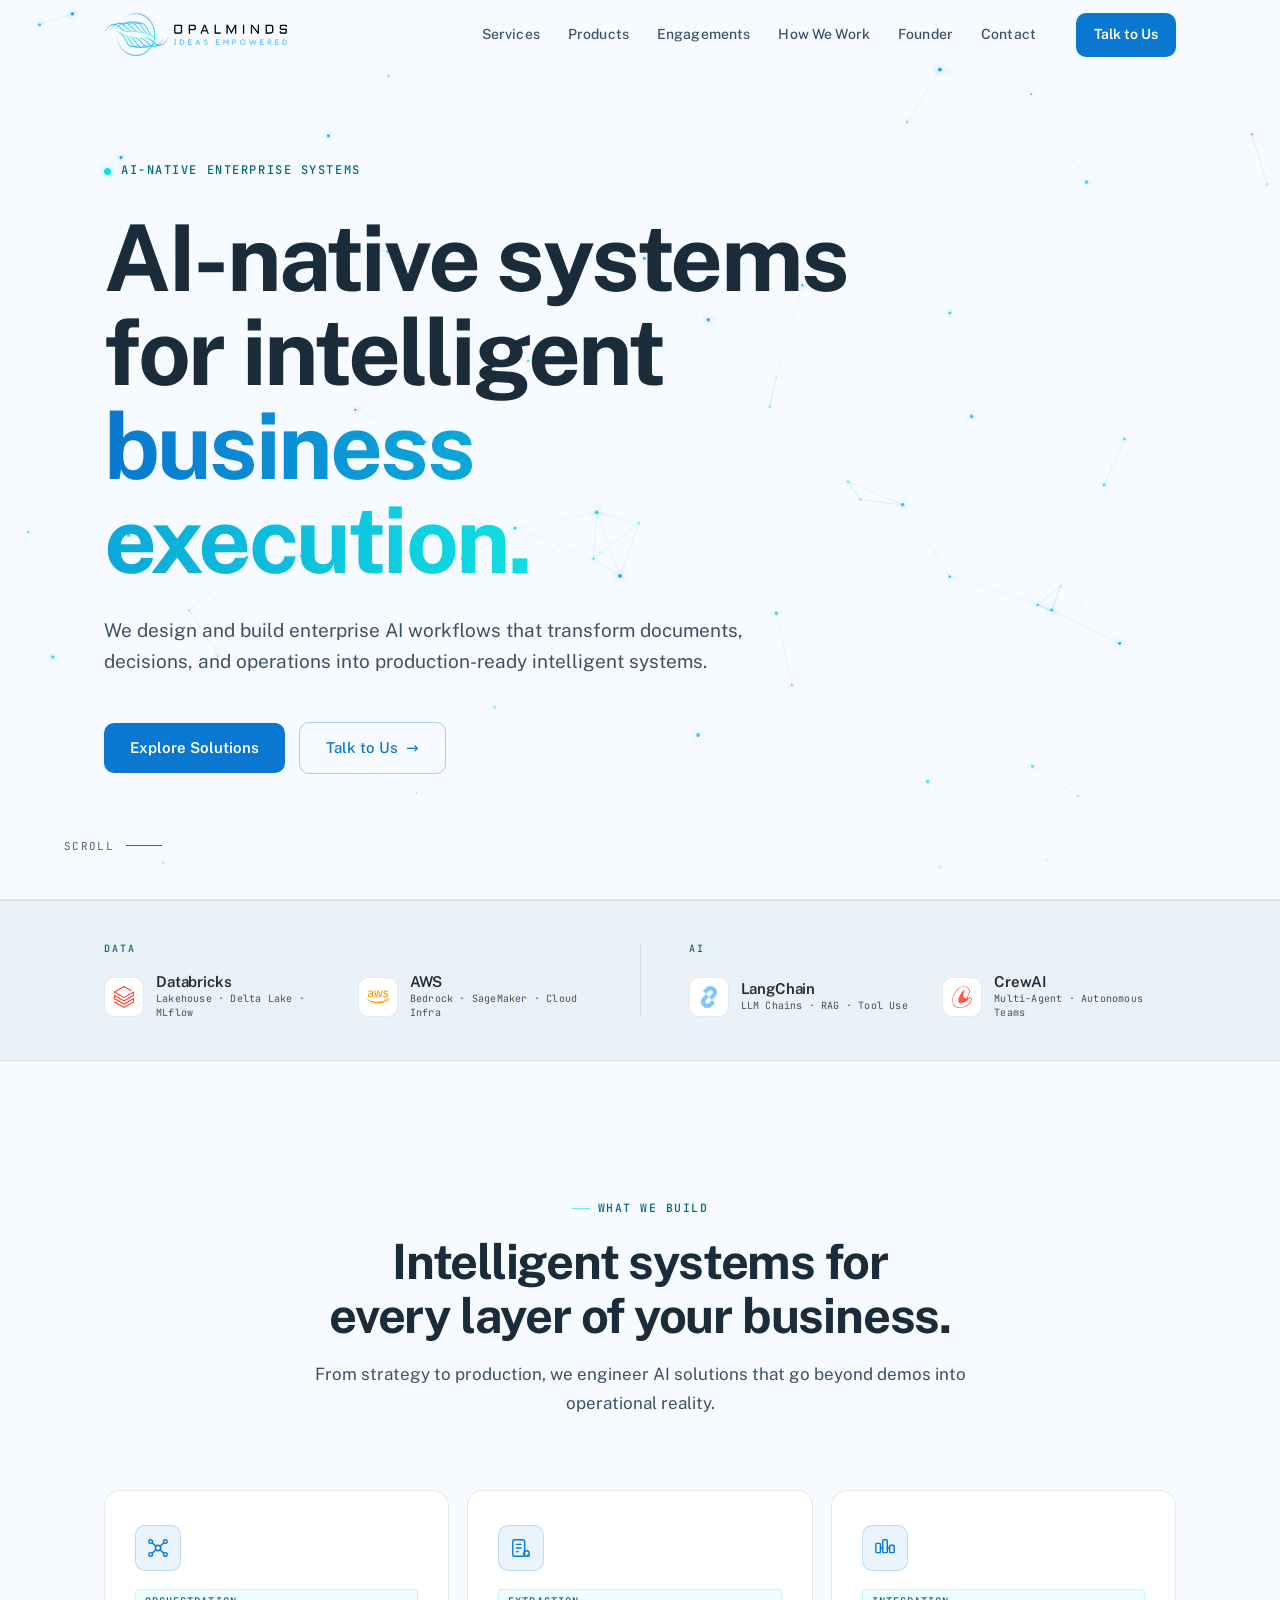
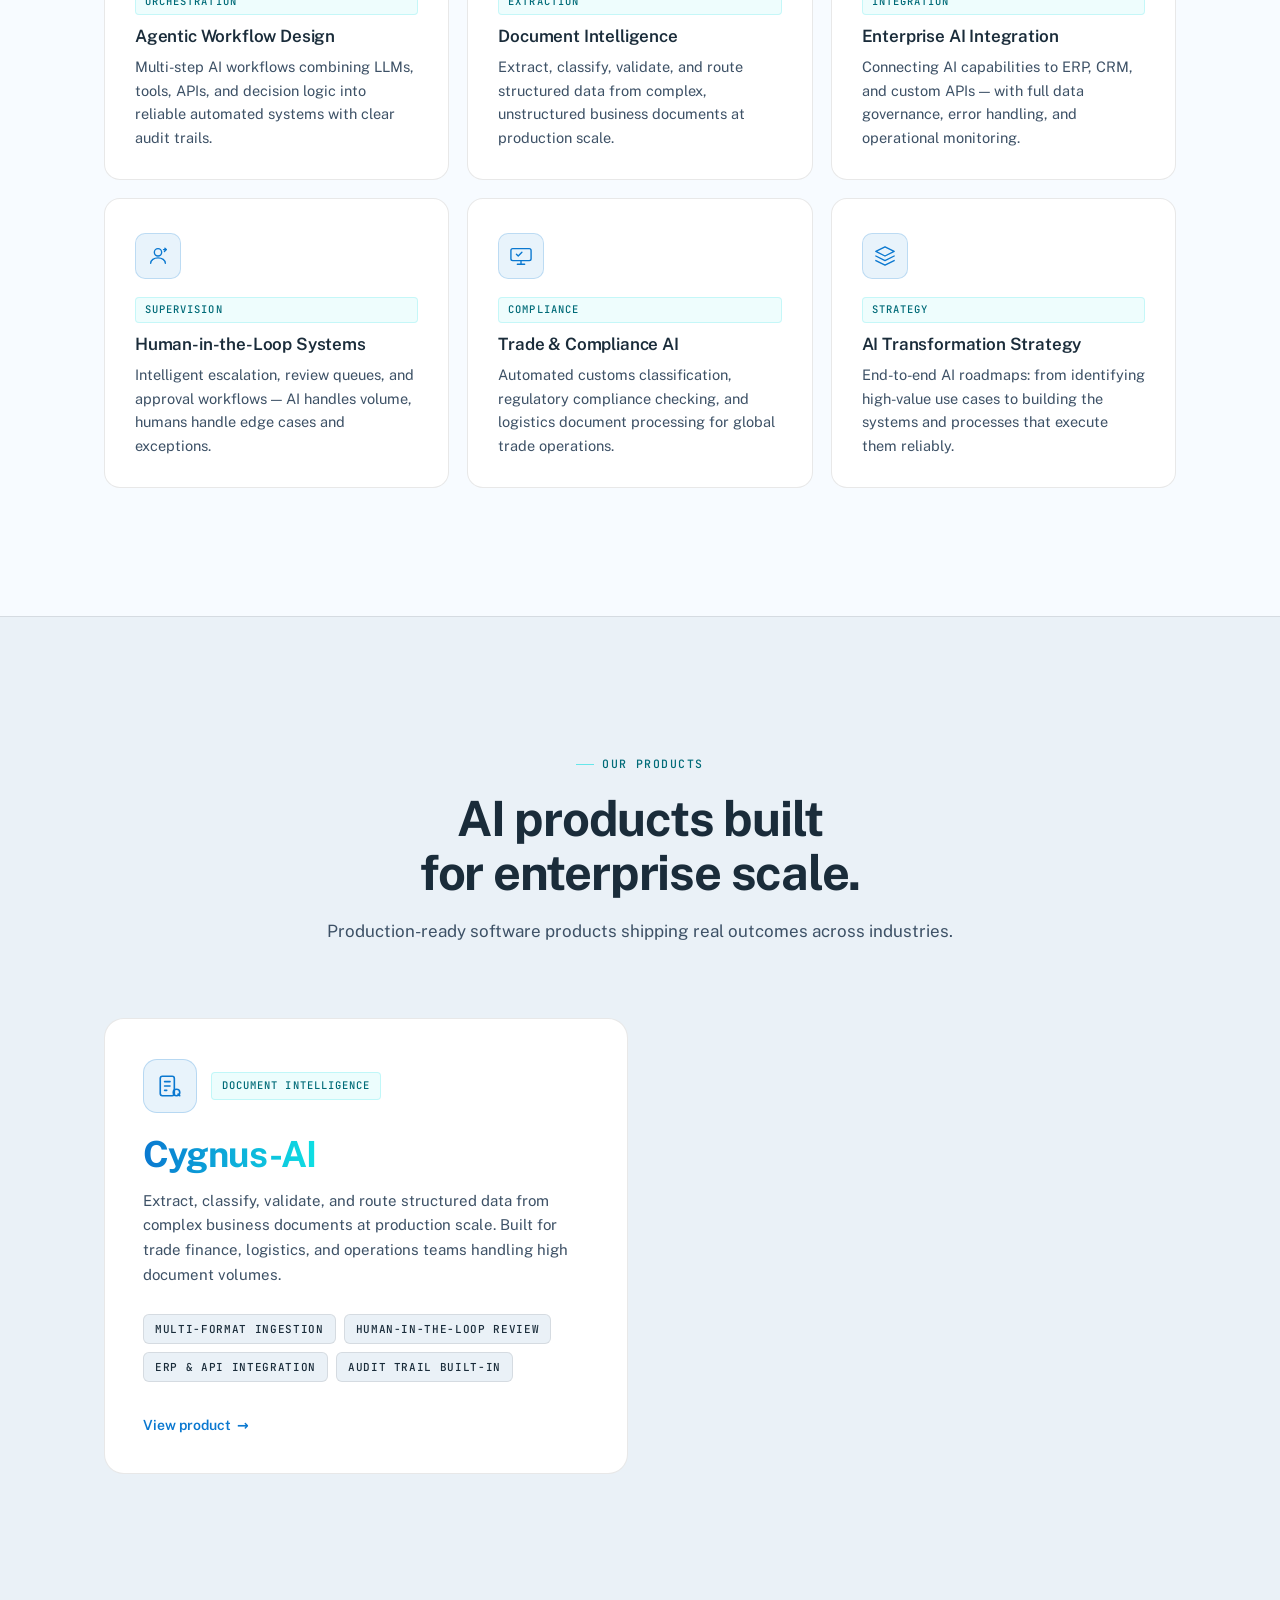
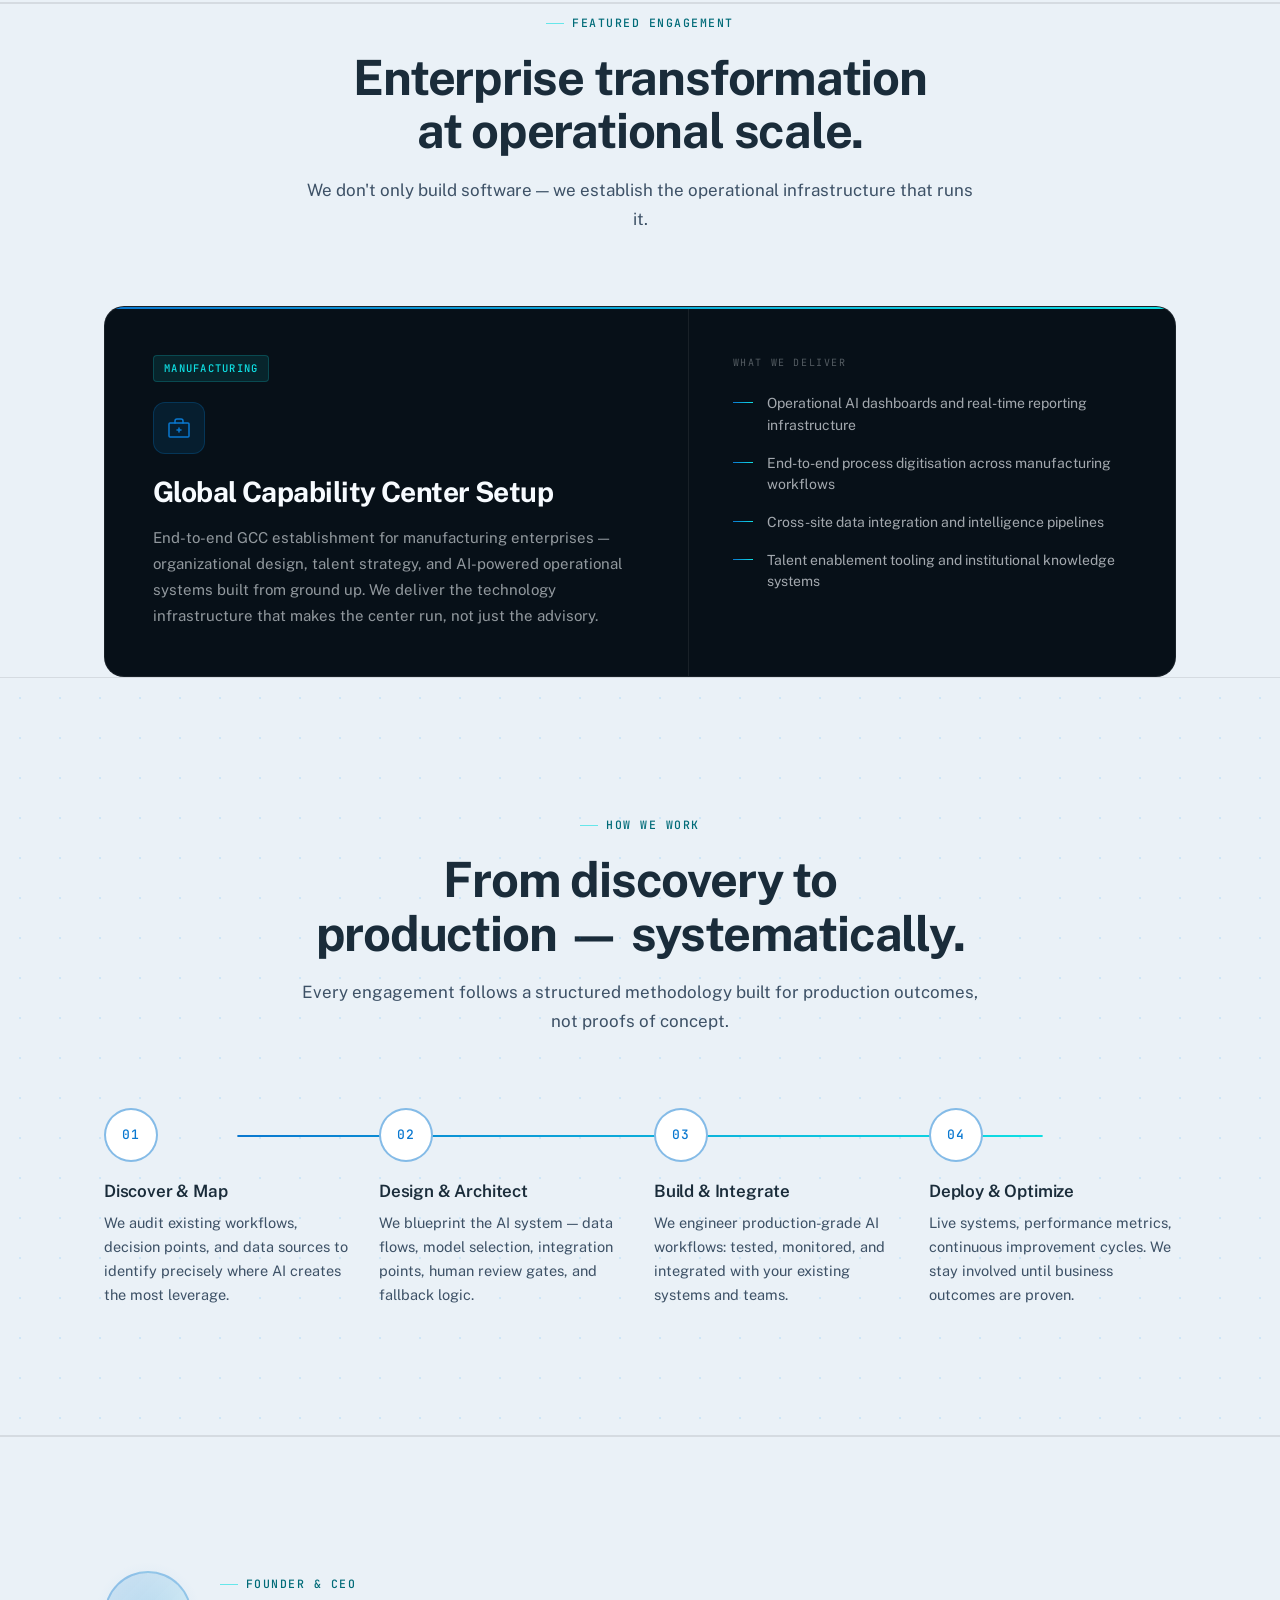
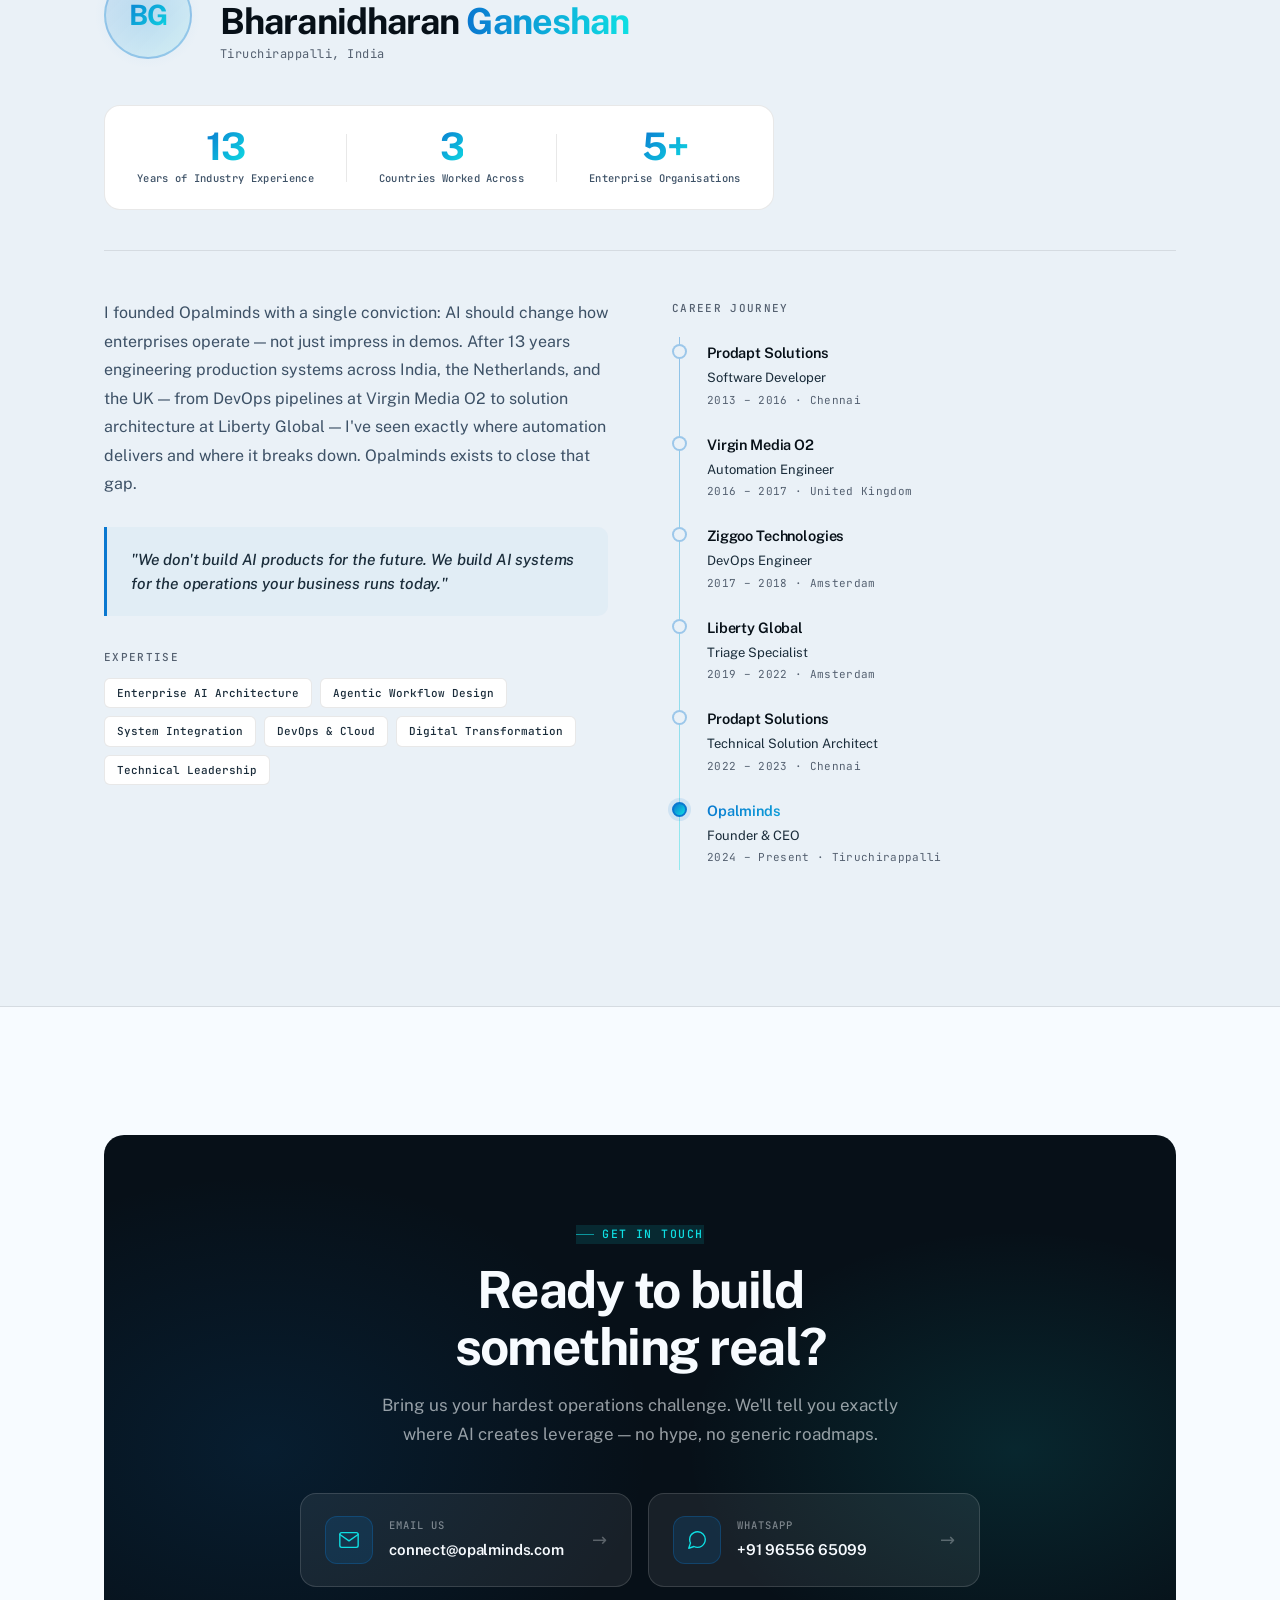
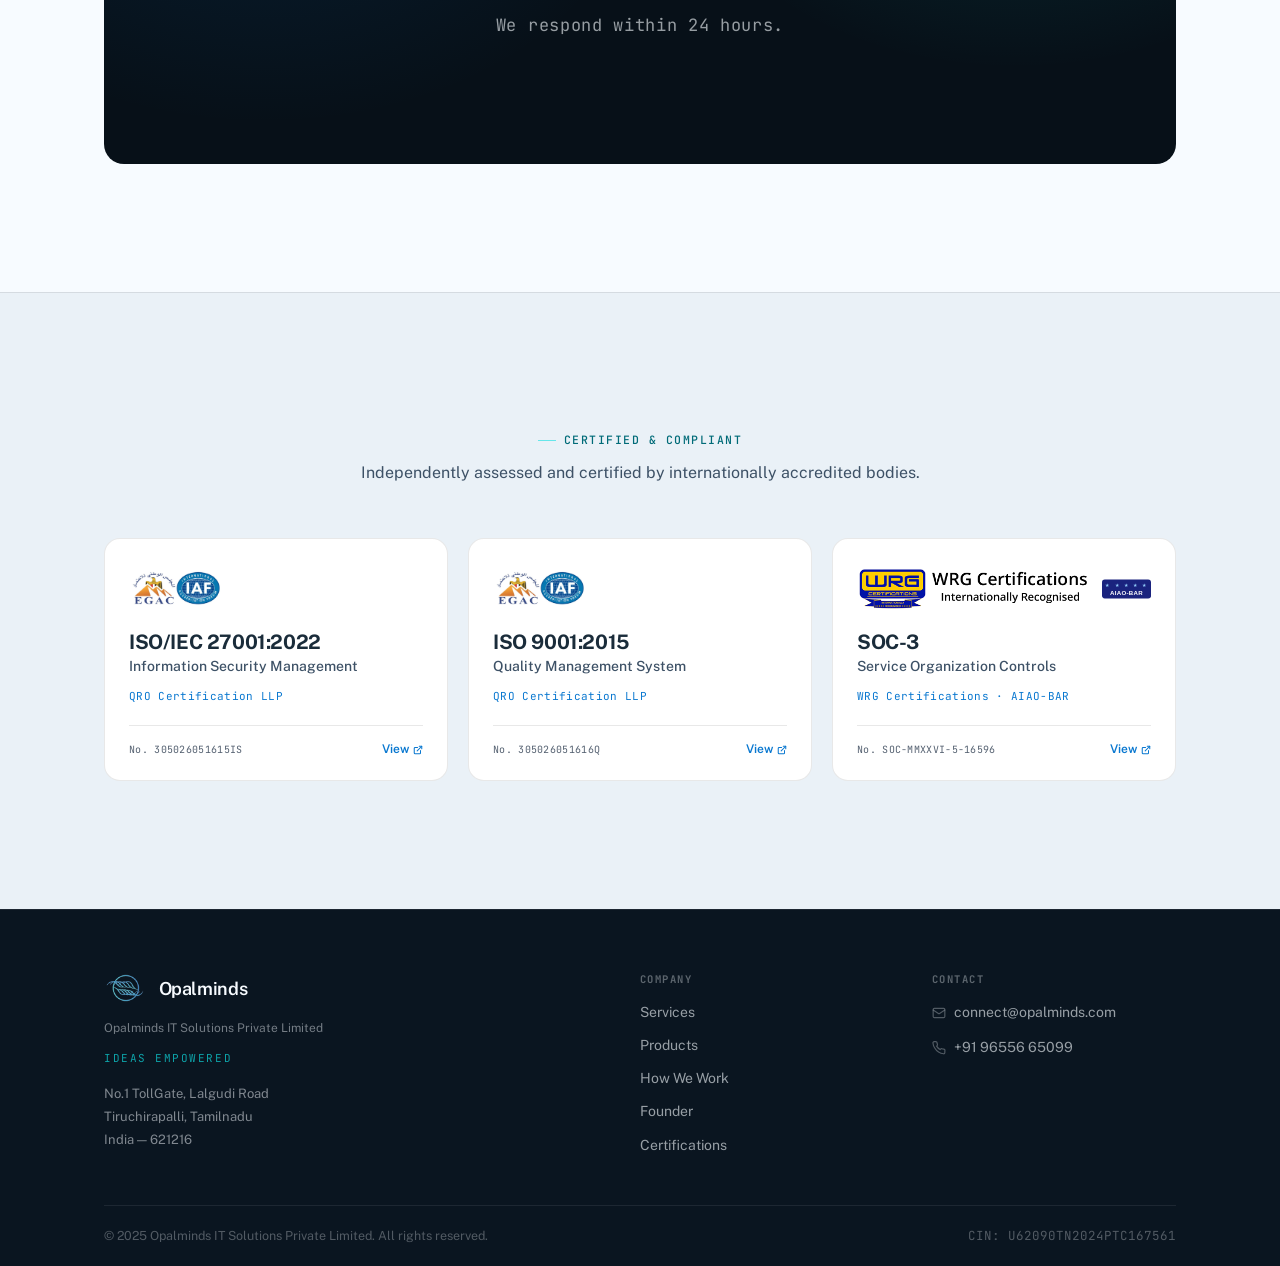
<file: index.html>
<!DOCTYPE html>
<html lang="en">
<head>
  <meta charset="UTF-8">
  <meta name="viewport" content="width=device-width, initial-scale=1.0">
  <title>Opalminds — Ideas Empowered</title>
  <meta name="description" content="AI-native systems for intelligent business execution. Opalminds designs and builds enterprise AI workflows that transform documents, decisions, and operations.">
  <link rel="preconnect" href="https://fonts.googleapis.com">
  <link rel="preconnect" href="https://fonts.gstatic.com" crossorigin>
  <link href="https://fonts.googleapis.com/css2?family=Public+Sans:ital,wght@0,300;0,400;0,500;0,600;0,700;1,400&family=JetBrains+Mono:wght@400;500&display=swap" rel="stylesheet">
  <link rel="stylesheet" href="css/style.css?v=10">
  <link rel="icon" type="image/png" href="assets/Only_Logo.png">
</head>
<body>

  <!-- ═══ NAV ═══════════════════════════════════════════════════════════ -->
  <nav id="nav">
    <div class="nav-inner">
      <a href="/" class="logo" aria-label="Opalminds — home">
        <img class="logo-full" src="assets/FullLogo_Transparent_NoBuffer.png" alt="Opalminds">
      </a>
      <div class="nav-links">
        <a href="#services">Services</a>
        <a href="#products">Products</a>
        <a href="#engagements">Engagements</a>
        <a href="#process">How We Work</a>
        <a href="#founder">Founder</a>
        <a href="#contact">Contact</a>
      </div>
      <a href="#contact" class="btn-primary btn-sm nav-cta">Talk to Us</a>
      <button class="nav-toggle" aria-label="Toggle menu" aria-expanded="false">
        <span></span><span></span><span></span>
      </button>
    </div>
  </nav>

  <!-- ═══ HERO ══════════════════════════════════════════════════════════ -->
  <section id="hero">
    <canvas id="neural-canvas" aria-hidden="true"></canvas>
    <div class="hero-bg-grid" aria-hidden="true"></div>
    <div class="hero-content">
<div class="hero-label">
        <span class="label-dot" aria-hidden="true"></span>
        <span>AI-Native Enterprise Systems</span>
      </div>
      <h1 class="hero-headline">
        AI-native systems<br>
        for intelligent<br>
        <span class="gradient-text">business execution.</span>
      </h1>
      <p class="hero-sub">
        We design and build enterprise AI workflows that transform documents,
        decisions, and operations into production-ready intelligent systems.
      </p>
      <div class="hero-ctas">
        <a href="#services" class="btn-primary">Explore Solutions</a>
        <a href="#contact" class="btn-ghost">Talk to Us <span aria-hidden="true">→</span></a>
      </div>
    </div>
    <div class="hero-scroll-hint" aria-hidden="true">
      <span>Scroll</span>
      <div class="scroll-line"></div>
    </div>
  </section>

  <!-- ═══ PLATFORM STRIP ══════════════════════════════════════════════ -->
  <div id="stats" aria-label="Technology platforms">
    <div class="container">
      <div class="platform-strip">

        <div class="platform-group">
          <span class="platform-group-label">Data</span>
          <div class="platform-items">

            <div class="platform-item">
              <div class="platform-icon">
                <img src="assets/databricks.svg" alt="Databricks" width="22" height="22">
              </div>
              <div class="platform-text">
                <span class="platform-name">Databricks</span>
                <span class="platform-desc">Lakehouse · Delta Lake · MLflow</span>
              </div>
            </div>

            <div class="platform-item">
              <div class="platform-icon">
                <img src="assets/aws.svg" alt="AWS" width="22" height="22">
              </div>
              <div class="platform-text">
                <span class="platform-name">AWS</span>
                <span class="platform-desc">Bedrock · SageMaker · Cloud Infra</span>
              </div>
            </div>

          </div>
        </div>

        <div class="platform-group-div" aria-hidden="true"></div>

        <div class="platform-group">
          <span class="platform-group-label">AI</span>
          <div class="platform-items">

            <div class="platform-item">
              <div class="platform-icon">
                <img src="assets/langchain.svg" alt="LangChain" width="22" height="22">
              </div>
              <div class="platform-text">
                <span class="platform-name">LangChain</span>
                <span class="platform-desc">LLM Chains · RAG · Tool Use</span>
              </div>
            </div>

            <div class="platform-item">
              <div class="platform-icon">
                <img src="assets/crewai.svg" alt="CrewAI" width="22" height="22">
              </div>
              <div class="platform-text">
                <span class="platform-name">CrewAI</span>
                <span class="platform-desc">Multi-Agent · Autonomous Teams</span>
              </div>
            </div>

          </div>
        </div>

      </div>
    </div>
  </div>

  <main>

    <!-- ═══ SERVICES ════════════════════════════════════════════════════ -->
    <section id="services" aria-labelledby="services-heading">
      <div class="container">
        <div class="section-header">
          <span class="section-tag">What We Build</span>
          <h2 id="services-heading">Intelligent systems for<br>every layer of your business.</h2>
          <p>From strategy to production, we engineer AI solutions that go beyond demos into operational reality.</p>
        </div>
        <div class="services-grid">

          <div class="service-card reveal">
            <div class="service-icon" aria-hidden="true">
              <svg width="22" height="22" viewBox="0 0 24 24" fill="none" stroke="currentColor" stroke-width="1.5" stroke-linecap="round" stroke-linejoin="round">
                <circle cx="12" cy="12" r="3"/><circle cx="4" cy="5" r="2"/><circle cx="20" cy="5" r="2"/>
                <circle cx="4" cy="19" r="2"/><circle cx="20" cy="19" r="2"/>
                <line x1="5.8" y1="6.7" x2="10" y2="10"/><line x1="18.2" y1="6.7" x2="14" y2="10"/>
                <line x1="5.8" y1="17.3" x2="10" y2="14"/><line x1="18.2" y1="17.3" x2="14" y2="14"/>
              </svg>
            </div>
            <div class="card-tag">Orchestration</div>
            <h3>Agentic Workflow Design</h3>
            <p>Multi-step AI workflows combining LLMs, tools, APIs, and decision logic into reliable automated systems with clear audit trails.</p>
          </div>

          <div class="service-card reveal">
            <div class="service-icon" aria-hidden="true">
              <svg width="22" height="22" viewBox="0 0 24 24" fill="none" stroke="currentColor" stroke-width="1.5" stroke-linecap="round" stroke-linejoin="round">
                <rect x="3" y="3" width="13" height="18" rx="2"/>
                <line x1="7" y1="8" x2="12" y2="8"/><line x1="7" y1="12" x2="12" y2="12"/>
                <line x1="7" y1="16" x2="9" y2="16"/>
                <circle cx="18" cy="18" r="3"/><path d="m21 21-1.5-1.5"/>
              </svg>
            </div>
            <div class="card-tag">Extraction</div>
            <h3>Document Intelligence</h3>
            <p>Extract, classify, validate, and route structured data from complex, unstructured business documents at production scale.</p>
          </div>

          <div class="service-card reveal">
            <div class="service-icon" aria-hidden="true">
              <svg width="22" height="22" viewBox="0 0 24 24" fill="none" stroke="currentColor" stroke-width="1.5" stroke-linecap="round" stroke-linejoin="round">
                <rect x="2" y="7" width="5" height="10" rx="1"/><rect x="9.5" y="3" width="5" height="14" rx="1"/>
                <rect x="17" y="9" width="5" height="8" rx="1"/>
                <line x1="7" y1="12" x2="9.5" y2="12"/><line x1="14.5" y1="12" x2="17" y2="12"/>
              </svg>
            </div>
            <div class="card-tag">Integration</div>
            <h3>Enterprise AI Integration</h3>
            <p>Connecting AI capabilities to ERP, CRM, and custom APIs — with full data governance, error handling, and operational monitoring.</p>
          </div>

          <div class="service-card reveal">
            <div class="service-icon" aria-hidden="true">
              <svg width="22" height="22" viewBox="0 0 24 24" fill="none" stroke="currentColor" stroke-width="1.5" stroke-linecap="round" stroke-linejoin="round">
                <circle cx="12" cy="8" r="4"/>
                <path d="M4 20c0-3.5 3.6-6 8-6s8 2.5 8 6"/>
                <path d="M19.5 3.5 21 5l-2 2"/><path d="M18 5h3"/>
              </svg>
            </div>
            <div class="card-tag">Supervision</div>
            <h3>Human-in-the-Loop Systems</h3>
            <p>Intelligent escalation, review queues, and approval workflows — AI handles volume, humans handle edge cases and exceptions.</p>
          </div>

          <div class="service-card reveal">
            <div class="service-icon" aria-hidden="true">
              <svg width="22" height="22" viewBox="0 0 24 24" fill="none" stroke="currentColor" stroke-width="1.5" stroke-linecap="round" stroke-linejoin="round">
                <rect x="1" y="4" width="22" height="13" rx="2"/>
                <path d="M8 21h8m-4-4v4"/>
                <path d="m7 10 2 2 4-4"/>
              </svg>
            </div>
            <div class="card-tag">Compliance</div>
            <h3>Trade &amp; Compliance AI</h3>
            <p>Automated customs classification, regulatory compliance checking, and logistics document processing for global trade operations.</p>
          </div>

          <div class="service-card reveal">
            <div class="service-icon" aria-hidden="true">
              <svg width="22" height="22" viewBox="0 0 24 24" fill="none" stroke="currentColor" stroke-width="1.5" stroke-linecap="round" stroke-linejoin="round">
                <path d="M12 2L2 7l10 5 10-5-10-5z"/>
                <path d="M2 17l10 5 10-5"/><path d="M2 12l10 5 10-5"/>
              </svg>
            </div>
            <div class="card-tag">Strategy</div>
            <h3>AI Transformation Strategy</h3>
            <p>End-to-end AI roadmaps: from identifying high-value use cases to building the systems and processes that execute them reliably.</p>
          </div>

        </div>
      </div>
    </section>

    <!-- ═══ PRODUCTS ══════════════════════════════════════════════════════ -->
    <section id="products" aria-labelledby="products-heading">
      <div class="container">
        <div class="section-header">
          <span class="section-tag">Our Products</span>
          <h2 id="products-heading">AI products built<br>for enterprise scale.</h2>
          <p>Production-ready software products shipping real outcomes across industries.</p>
        </div>
        <div class="products-grid">

          <a href="products/cygnus-ai.html" class="product-card reveal" aria-label="Cygnus-AI — Enterprise Document Intelligence">
            <div class="product-card-inner">
              <div class="product-header">
                <div class="product-icon" aria-hidden="true">
                  <svg width="26" height="26" viewBox="0 0 24 24" fill="none" stroke="currentColor" stroke-width="1.5" stroke-linecap="round" stroke-linejoin="round">
                    <rect x="3" y="3" width="13" height="18" rx="2"/>
                    <line x1="7" y1="8" x2="12" y2="8"/><line x1="7" y1="12" x2="12" y2="12"/>
                    <line x1="7" y1="16" x2="9" y2="16"/>
                    <circle cx="18" cy="18" r="3"/><path d="m21 21-1.5-1.5"/>
                  </svg>
                </div>
                <div class="product-badge">Document Intelligence</div>
              </div>
              <h3 class="product-name"><span class="gradient-text">Cygnus-AI</span></h3>
              <p class="product-desc">Extract, classify, validate, and route structured data from complex business documents at production scale. Built for trade finance, logistics, and operations teams handling high document volumes.</p>
              <ul class="product-features" aria-label="Key features">
                <li>Multi-format ingestion</li>
                <li>Human-in-the-loop review</li>
                <li>ERP &amp; API integration</li>
                <li>Audit trail built-in</li>
              </ul>
              <span class="product-cta">View product <span aria-hidden="true">→</span></span>
            </div>
            <div class="product-card-glow" aria-hidden="true"></div>
          </a>

        </div>
      </div>
    </section>

    <!-- ═══ ENGAGEMENTS ══════════════════════════════════════════════════ -->
    <section id="engagements" aria-labelledby="engagements-heading">
      <div class="container">
        <div class="section-header">
          <span class="section-tag">Featured Engagement</span>
          <h2 id="engagements-heading">Enterprise transformation<br>at operational scale.</h2>
          <p>We don't only build software — we establish the operational infrastructure that runs it.</p>
        </div>
        <div class="engagement-card reveal">
          <div class="engagement-inner">
            <div class="engagement-left">
              <span class="engagement-tag">Manufacturing</span>
              <div class="engagement-icon" aria-hidden="true">
                <svg width="24" height="24" viewBox="0 0 24 24" fill="none" stroke="currentColor" stroke-width="1.5" stroke-linecap="round" stroke-linejoin="round">
                  <rect x="2" y="7" width="20" height="14" rx="1"/>
                  <path d="M16 7V5a2 2 0 0 0-2-2h-4a2 2 0 0 0-2 2v2"/>
                  <line x1="12" y1="12" x2="12" y2="16"/>
                  <line x1="10" y1="14" x2="14" y2="14"/>
                </svg>
              </div>
              <h3>Global Capability Center Setup</h3>
              <p>End-to-end GCC establishment for manufacturing enterprises — organizational design, talent strategy, and AI-powered operational systems built from ground up. We deliver the technology infrastructure that makes the center run, not just the advisory.</p>
            </div>
            <div class="engagement-right">
              <span class="engagement-outcomes-label">What we deliver</span>
              <ul class="engagement-outcomes">
                <li>Operational AI dashboards and real-time reporting infrastructure</li>
                <li>End-to-end process digitisation across manufacturing workflows</li>
                <li>Cross-site data integration and intelligence pipelines</li>
                <li>Talent enablement tooling and institutional knowledge systems</li>
              </ul>
            </div>
          </div>
        </div>
      </div>
    </section>

    <!-- ═══ PROCESS ══════════════════════════════════════════════════════ -->
    <section id="process" aria-labelledby="process-heading">
      <div class="container">
        <div class="section-header">
          <span class="section-tag">How We Work</span>
          <h2 id="process-heading">From discovery to<br>production — systematically.</h2>
          <p>Every engagement follows a structured methodology built for production outcomes, not proofs of concept.</p>
        </div>
        <div class="process-track">
          <div class="process-connector" aria-hidden="true">
            <div class="process-connector-fill"></div>
          </div>
          <ol class="process-steps">
            <li class="process-step reveal">
              <div class="step-num" aria-hidden="true">01</div>
              <div class="step-body">
                <h3>Discover &amp; Map</h3>
                <p>We audit existing workflows, decision points, and data sources to identify precisely where AI creates the most leverage.</p>
              </div>
            </li>
            <li class="process-step reveal">
              <div class="step-num" aria-hidden="true">02</div>
              <div class="step-body">
                <h3>Design &amp; Architect</h3>
                <p>We blueprint the AI system — data flows, model selection, integration points, human review gates, and fallback logic.</p>
              </div>
            </li>
            <li class="process-step reveal">
              <div class="step-num" aria-hidden="true">03</div>
              <div class="step-body">
                <h3>Build &amp; Integrate</h3>
                <p>We engineer production-grade AI workflows: tested, monitored, and integrated with your existing systems and teams.</p>
              </div>
            </li>
            <li class="process-step reveal">
              <div class="step-num" aria-hidden="true">04</div>
              <div class="step-body">
                <h3>Deploy &amp; Optimize</h3>
                <p>Live systems, performance metrics, continuous improvement cycles. We stay involved until business outcomes are proven.</p>
              </div>
            </li>
          </ol>
        </div>
      </div>
    </section>

    <!-- ═══ FOUNDER ══════════════════════════════════════════════════════ -->
    <section id="founder" aria-labelledby="founder-heading">
      <div class="container">

        <div class="founder-top reveal">
          <div class="founder-identity">
            <div class="founder-avatar" aria-hidden="true">
              <div class="avatar-initials">BG</div>
              <div class="avatar-glow"></div>
            </div>
            <div>
              <span class="section-tag">Founder &amp; CEO</span>
              <h2 id="founder-heading">Bharanidharan <span class="gradient-text">Ganeshan</span></h2>
              <p class="founder-location">Tiruchirappalli, India</p>
            </div>
          </div>
          <div class="founder-stats">
            <div class="founder-stat">
              <span class="fstat-num">13</span>
              <span class="fstat-label">Years of Industry Experience</span>
            </div>
            <div class="founder-stat-div" aria-hidden="true"></div>
            <div class="founder-stat">
              <span class="fstat-num">3</span>
              <span class="fstat-label">Countries Worked Across</span>
            </div>
            <div class="founder-stat-div" aria-hidden="true"></div>
            <div class="founder-stat">
              <span class="fstat-num">5+</span>
              <span class="fstat-label">Enterprise Organisations</span>
            </div>
          </div>
        </div>

        <div class="founder-body">
          <div class="founder-left reveal">
            <p class="founder-bio">
              I founded Opalminds with a single conviction: AI should change how enterprises operate — not just impress in demos. After 13 years engineering production systems across India, the Netherlands, and the UK — from DevOps pipelines at Virgin Media O2 to solution architecture at Liberty Global — I've seen exactly where automation delivers and where it breaks down. Opalminds exists to close that gap.
            </p>
            <blockquote class="founder-quote">
              "We don't build AI products for the future. We build AI systems for the operations your business runs today."
            </blockquote>
            <div class="founder-expertise">
              <span class="expertise-label">Expertise</span>
              <div class="expertise-tags">
                <span>Enterprise AI Architecture</span>
                <span>Agentic Workflow Design</span>
                <span>System Integration</span>
                <span>DevOps &amp; Cloud</span>
                <span>Digital Transformation</span>
                <span>Technical Leadership</span>
              </div>
            </div>
          </div>

          <div class="founder-right reveal">
            <span class="expertise-label">Career Journey</span>
            <ol class="career-timeline" aria-label="Career history">
              <li class="career-item">
                <div class="career-dot" aria-hidden="true"></div>
                <div class="career-body">
                  <span class="career-company">Prodapt Solutions</span>
                  <span class="career-role">Software Developer</span>
                  <span class="career-period">2013 – 2016 · Chennai</span>
                </div>
              </li>
              <li class="career-item">
                <div class="career-dot" aria-hidden="true"></div>
                <div class="career-body">
                  <span class="career-company">Virgin Media O2</span>
                  <span class="career-role">Automation Engineer</span>
                  <span class="career-period">2016 – 2017 · United Kingdom</span>
                </div>
              </li>
              <li class="career-item">
                <div class="career-dot" aria-hidden="true"></div>
                <div class="career-body">
                  <span class="career-company">Ziggoo Technologies</span>
                  <span class="career-role">DevOps Engineer</span>
                  <span class="career-period">2017 – 2018 · Amsterdam</span>
                </div>
              </li>
              <li class="career-item">
                <div class="career-dot" aria-hidden="true"></div>
                <div class="career-body">
                  <span class="career-company">Liberty Global</span>
                  <span class="career-role">Triage Specialist</span>
                  <span class="career-period">2019 – 2022 · Amsterdam</span>
                </div>
              </li>
              <li class="career-item">
                <div class="career-dot" aria-hidden="true"></div>
                <div class="career-body">
                  <span class="career-company">Prodapt Solutions</span>
                  <span class="career-role">Technical Solution Architect</span>
                  <span class="career-period">2022 – 2023 · Chennai</span>
                </div>
              </li>
              <li class="career-item career-item--current">
                <div class="career-dot" aria-hidden="true"></div>
                <div class="career-body">
                  <span class="career-company">Opalminds</span>
                  <span class="career-role">Founder &amp; CEO</span>
                  <span class="career-period">2024 – Present · Tiruchirappalli</span>
                </div>
              </li>
            </ol>
          </div>
        </div>

      </div>
    </section>

    <!-- ═══ CONTACT ══════════════════════════════════════════════════════ -->
    <section id="contact" aria-labelledby="contact-heading">
      <div class="container">
        <div class="contact-cta reveal">
          <div class="contact-cta-bg" aria-hidden="true"></div>
          <div class="contact-cta-inner">
            <span class="section-tag contact-tag">Get in Touch</span>
            <h2 id="contact-heading">Ready to build<br>something real?</h2>
            <p>Bring us your hardest operations challenge. We'll tell you exactly where AI creates leverage — no hype, no generic roadmaps.</p>
            <div class="contact-channels">
              <a href="mailto:connect@opalminds.com" class="contact-channel">
                <div class="channel-icon" aria-hidden="true">
                  <svg width="22" height="22" viewBox="0 0 24 24" fill="none" stroke="currentColor" stroke-width="1.5" stroke-linecap="round" stroke-linejoin="round">
                    <path d="M4 4h16c1.1 0 2 .9 2 2v12c0 1.1-.9 2-2 2H4c-1.1 0-2-.9-2-2V6c0-1.1.9-2 2-2z"/>
                    <polyline points="22,6 12,13 2,6"/>
                  </svg>
                </div>
                <div class="channel-text">
                  <span class="channel-label">Email us</span>
                  <span class="channel-value">connect@opalminds.com</span>
                </div>
                <span class="channel-arrow" aria-hidden="true">→</span>
              </a>
              <a href="https://wa.me/919655665099" target="_blank" rel="noopener" class="contact-channel">
                <div class="channel-icon" aria-hidden="true">
                  <svg width="22" height="22" viewBox="0 0 24 24" fill="none" stroke="currentColor" stroke-width="1.5" stroke-linecap="round" stroke-linejoin="round">
                    <path d="M21 11.5a8.38 8.38 0 0 1-.9 3.8 8.5 8.5 0 0 1-7.6 4.7 8.38 8.38 0 0 1-3.8-.9L3 21l1.9-5.7a8.38 8.38 0 0 1-.9-3.8 8.5 8.5 0 0 1 4.7-7.6 8.38 8.38 0 0 1 3.8-.9h.5a8.48 8.48 0 0 1 8 8v.5z"/>
                  </svg>
                </div>
                <div class="channel-text">
                  <span class="channel-label">WhatsApp</span>
                  <span class="channel-value">+91 96556 65099</span>
                </div>
                <span class="channel-arrow" aria-hidden="true">→</span>
              </a>
            </div>
            <p class="contact-response-note">We respond within 24 hours.</p>
          </div>
        </div>
      </div>
    </section>

  </main>

  <!-- ═══ TRUST / CERTIFICATIONS ══════════════════════════════════════ -->
  <section id="trust" aria-labelledby="trust-heading">
    <div class="container">
      <div class="trust-header">
        <span class="section-tag" id="trust-heading">Certified &amp; Compliant</span>
        <p>Independently assessed and certified by internationally accredited bodies.</p>
      </div>
      <div class="trust-certs">

        <!-- ISO/IEC 27001:2022 -->
        <a href="assets/27001.pdf" target="_blank" rel="noopener" class="cert-card" aria-label="ISO/IEC 27001:2022 — view certificate">
          <div class="cert-card-top">
            <div class="cert-accreditors">
              <img class="accred-logo-combined" src="assets/egac-iaf-combined.jpg" alt="EGAC and IAF accreditation logos">
            </div>
          </div>
          <div class="cert-card-body">
            <span class="cert-standard">ISO/IEC 27001:2022</span>
            <span class="cert-title">Information Security Management</span>
            <span class="cert-issuer">QRO Certification LLP</span>
          </div>
          <div class="cert-card-footer">
            <span class="cert-number">No. 3050260516<wbr>15IS</span>
            <span class="cert-view">View <svg width="10" height="10" viewBox="0 0 24 24" fill="none" stroke="currentColor" stroke-width="2.5" stroke-linecap="round" stroke-linejoin="round" aria-hidden="true"><path d="M18 13v6a2 2 0 0 1-2 2H5a2 2 0 0 1-2-2V8a2 2 0 0 1 2-2h6"/><polyline points="15 3 21 3 21 9"/><line x1="10" y1="14" x2="21" y2="3"/></svg></span>
          </div>
        </a>

        <!-- ISO 9001:2015 -->
        <a href="assets/9001.pdf" target="_blank" rel="noopener" class="cert-card" aria-label="ISO 9001:2015 — view certificate">
          <div class="cert-card-top">
            <div class="cert-accreditors">
              <img class="accred-logo-combined" src="assets/egac-iaf-combined.jpg" alt="EGAC and IAF accreditation logos">
            </div>
          </div>
          <div class="cert-card-body">
            <span class="cert-standard">ISO 9001:2015</span>
            <span class="cert-title">Quality Management System</span>
            <span class="cert-issuer">QRO Certification LLP</span>
          </div>
          <div class="cert-card-footer">
            <span class="cert-number">No. 3050260516<wbr>16Q</span>
            <span class="cert-view">View <svg width="10" height="10" viewBox="0 0 24 24" fill="none" stroke="currentColor" stroke-width="2.5" stroke-linecap="round" stroke-linejoin="round" aria-hidden="true"><path d="M18 13v6a2 2 0 0 1-2 2H5a2 2 0 0 1-2-2V8a2 2 0 0 1 2-2h6"/><polyline points="15 3 21 3 21 9"/><line x1="10" y1="14" x2="21" y2="3"/></svg></span>
          </div>
        </a>

        <!-- SOC-3 -->
        <a href="assets/soc3.pdf" target="_blank" rel="noopener" class="cert-card" aria-label="SOC-3 — view certificate">
          <div class="cert-card-top">
            <img class="accred-logo-combined" src="assets/wrg.png" alt="WRG Certifications — Internationally Recognised">
            <div class="cert-accreditors">
              <!-- AIAO-BAR badge -->
              <span class="accred-badge accred-aiao">
                <svg viewBox="0 0 52 20" width="52" height="20" aria-label="AIAO-BAR Compliance USA">
                  <rect width="52" height="20" rx="3" fill="#1A237E"/>
                  <text x="26" y="8" font-family="Arial,sans-serif" font-size="5" fill="#90CAF9" text-anchor="middle" letter-spacing="2">★ ★ ★ ★ ★</text>
                  <text x="26" y="16" font-family="Arial Black,sans-serif" font-weight="900" font-size="6.5" fill="white" text-anchor="middle" letter-spacing="0.3">AIAO-BAR</text>
                </svg>
              </span>
            </div>
          </div>
          <div class="cert-card-body">
            <span class="cert-standard">SOC-3</span>
            <span class="cert-title">Service Organization Controls</span>
            <span class="cert-issuer">WRG Certifications · AIAO-BAR</span>
          </div>
          <div class="cert-card-footer">
            <span class="cert-number">No. SOC-MMXXVI-5-<wbr>16596</span>
            <span class="cert-view">View <svg width="10" height="10" viewBox="0 0 24 24" fill="none" stroke="currentColor" stroke-width="2.5" stroke-linecap="round" stroke-linejoin="round" aria-hidden="true"><path d="M18 13v6a2 2 0 0 1-2 2H5a2 2 0 0 1-2-2V8a2 2 0 0 1 2-2h6"/><polyline points="15 3 21 3 21 9"/><line x1="10" y1="14" x2="21" y2="3"/></svg></span>
          </div>
        </a>

      </div>
    </div>
  </section>

  <!-- ═══ FOOTER ═══════════════════════════════════════════════════════ -->
  <footer id="footer">
    <div class="container">
      <div class="footer-grid">

        <!-- Brand column -->
        <div class="footer-brand">
          <a href="/" class="footer-logo-link" aria-label="Opalminds — home">
            <img src="assets/Only_Logo.png" alt="" class="footer-icon" aria-hidden="true">
            <span class="footer-wordmark">Opalminds</span>
          </a>
          <p class="footer-legal-name">Opalminds IT Solutions Private Limited</p>
          <p class="footer-tagline">Ideas Empowered</p>
          <address class="footer-address">
            No.1 TollGate, Lalgudi Road<br>
            Tiruchirapalli, Tamilnadu<br>
            India — 621216
          </address>
        </div>

        <!-- Navigation column -->
        <div class="footer-col">
          <h4 class="footer-col-heading">Company</h4>
          <nav aria-label="Footer navigation">
            <a href="#services">Services</a>
            <a href="#products">Products</a>
            <a href="#process">How We Work</a>
            <a href="#founder">Founder</a>
            <a href="#trust">Certifications</a>
          </nav>
        </div>

        <!-- Contact column -->
        <div class="footer-col">
          <h4 class="footer-col-heading">Contact</h4>
          <a href="mailto:connect@opalminds.com" class="footer-contact-link">
            <svg width="14" height="14" viewBox="0 0 24 24" fill="none" stroke="currentColor" stroke-width="2" stroke-linecap="round" stroke-linejoin="round" aria-hidden="true"><rect x="2" y="4" width="20" height="16" rx="2"/><path d="m22 7-8.97 5.7a1.94 1.94 0 0 1-2.06 0L2 7"/></svg>
            connect@opalminds.com
          </a>
          <a href="https://wa.me/919655665099" target="_blank" rel="noopener" class="footer-contact-link">
            <svg width="14" height="14" viewBox="0 0 24 24" fill="none" stroke="currentColor" stroke-width="2" stroke-linecap="round" stroke-linejoin="round" aria-hidden="true"><path d="M22 16.92v3a2 2 0 0 1-2.18 2 19.79 19.79 0 0 1-8.63-3.07A19.5 19.5 0 0 1 4.69 12a19.79 19.79 0 0 1-3.07-8.67A2 2 0 0 1 3.6 1.17h3a2 2 0 0 1 2 1.72 12.84 12.84 0 0 0 .7 2.81 2 2 0 0 1-.45 2.11L7.91 8.72a16 16 0 0 0 6 6l.94-.94a2 2 0 0 1 2.11-.45 12.84 12.84 0 0 0 2.81.7A2 2 0 0 1 22 16.92z"/></svg>
            +91 96556 65099
          </a>
        </div>

      </div>

      <div class="footer-bottom">
        <p>© 2025 Opalminds IT Solutions Private Limited. All rights reserved.</p>
        <p class="footer-bottom-reg">CIN: U62090TN2024PTC167561</p>
      </div>
    </div>
  </footer>

  <script src="js/main.js"></script>
</body>
</html>
</file>
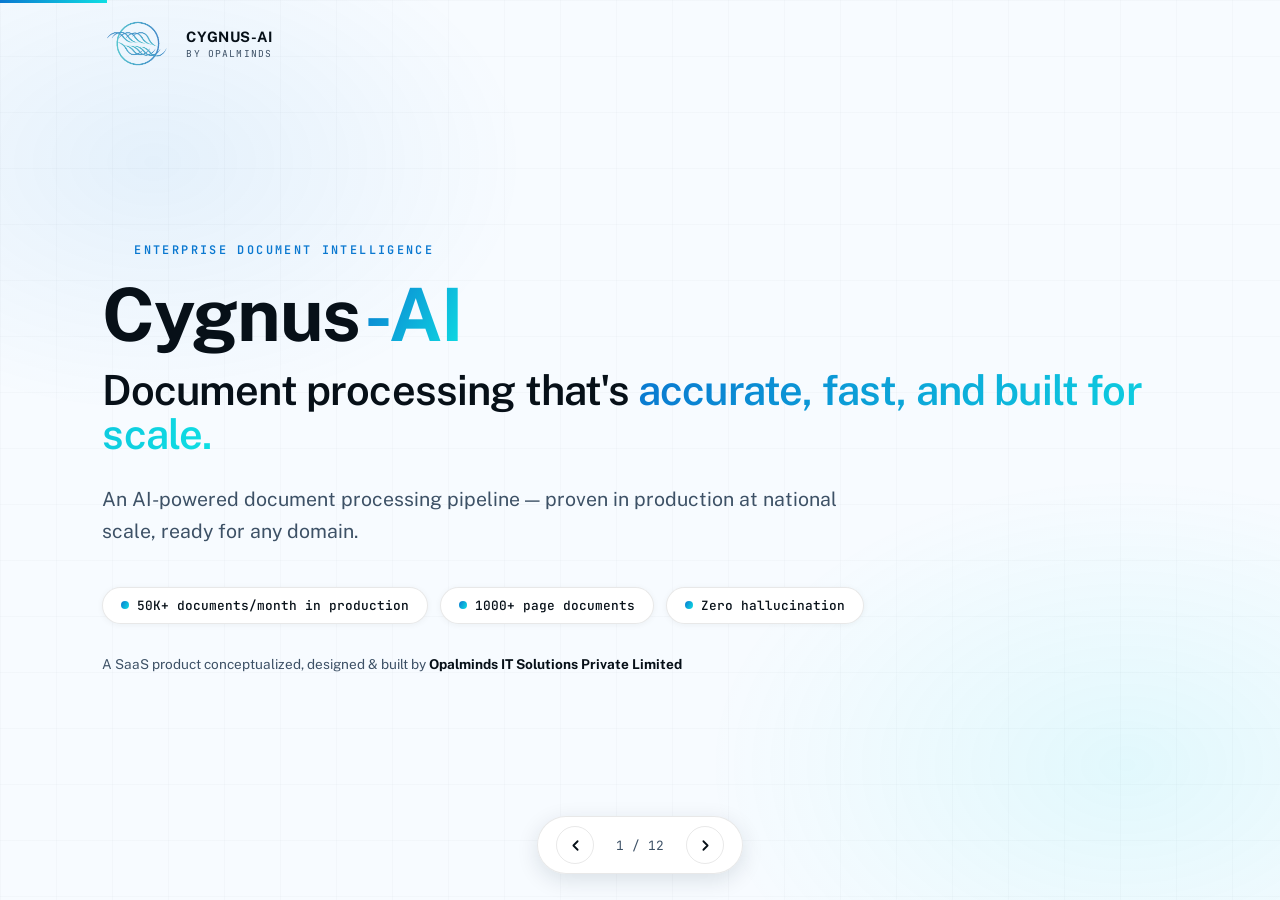
<file: products/cygnus-ai-pitch-deck-v22.html>
<!DOCTYPE html>
<html lang="en">
<head>
<meta charset="UTF-8">
<meta name="viewport" content="width=device-width, initial-scale=1.0">
<title>Cygnus-AI — Enterprise Document Intelligence | Opalminds</title>
<link rel="preconnect" href="https://fonts.googleapis.com">
<link href="https://fonts.googleapis.com/css2?family=Public+Sans:wght@400;500;600;700&family=JetBrains+Mono:wght@500;600&display=swap" rel="stylesheet">
<style>
  * { margin: 0; padding: 0; box-sizing: border-box; }
  :root {
    --blue: #0A78D0; --blue-bright: #0398F8; --cyan: #0FDFE3;
    --black: #F7FBFF; --charcoal: #EAF1F7; --charcoal-2: #FFFFFF;
    --ice: #071018; --slate: #1A2C3A; --muted: #3D5166; --muted-2: #546070;
    --border-subtle: rgba(0,0,0,0.09);
    --gradient: linear-gradient(120deg, #0A78D0, #0FDFE3);
    --font-sans: "Public Sans", system-ui, -apple-system, sans-serif;
    --font-display: "Public Sans", system-ui, -apple-system, sans-serif;
    --font-body: "Public Sans", system-ui, -apple-system, sans-serif;
    --font-mono: ui-monospace, "SF Mono", "JetBrains Mono", Menlo, monospace;
  }
  html, body { height: 100%; }
  body { font-family: var(--font-body); background: var(--black); color: var(--ice); overflow: hidden; }

  .glow {
    position: fixed; inset: 0; pointer-events: none; z-index: 0;
    background:
      radial-gradient(620px 420px at 12% 18%, rgba(10,120,208,0.08), transparent 60%),
      radial-gradient(700px 480px at 88% 85%, rgba(15,223,227,0.09), transparent 60%);
  }
  .grid-bg {
    position: fixed; inset: 0; pointer-events: none; z-index: 0; opacity: 0.6;
    background-image: linear-gradient(rgba(12,30,46,0.035) 1px, transparent 1px), linear-gradient(90deg, rgba(12,30,46,0.035) 1px, transparent 1px);
    background-size: 56px 56px;
  }
  .deck { position: relative; z-index: 1; height: 100vh; width: 100vw; }
  .slide {
    position: absolute; inset: 0; display: none; flex-direction: column;
    justify-content: center; padding: 5vh 8vw;
    animation: fadeUp 0.55s ease both;
  }
  .slide.active { display: flex; }
  .slide.alt { background: var(--charcoal); }
  @keyframes fadeUp { from { opacity:0; transform:translateY(22px); } to { opacity:1; transform:translateY(0); } }

  .eyebrow { font-family: var(--font-mono); font-size: 0.74rem; letter-spacing: 0.2em; text-transform: uppercase; color: var(--blue); font-weight: 600; margin-bottom: 18px; margin-top: 18px; margin-left: 32px;}
  h1 { font-family: var(--font-display); font-size: clamp(2.6rem, 6vw, 4.6rem); font-weight: 700; line-height: 1.06; letter-spacing: -0.02em; color: var(--ice); }
  h2 { font-family: var(--font-display); font-size: clamp(1.9rem, 4vw, 3rem); font-weight: 700; line-height: 1.12; letter-spacing: -0.015em; margin-bottom: 26px; color: var(--ice); }
  .gradient-text { background: var(--gradient); -webkit-background-clip: text; background-clip: text; color: transparent; }
  .sub { color: var(--muted); font-size: clamp(1rem, 1.6vw, 1.22rem); max-width: 780px; line-height: 1.65; }

  .cards { display: grid; gap: 18px; margin-top: 34px; }
  .cards.c2 { grid-template-columns: repeat(2,1fr); }
  .cards.c3 { grid-template-columns: repeat(3,1fr); }
  .cards.c4 { grid-template-columns: repeat(4,1fr); }
  .card {
    background: var(--charcoal-2); border: 1px solid var(--border-subtle);
    border-radius: 16px; padding: 24px 22px;
    box-shadow: 0 2px 14px rgba(12,30,46,0.05);
    transition: transform 0.25s ease, box-shadow 0.25s ease, border-color 0.25s ease;
  }
  .card:hover { transform: translateY(-4px); border-color: rgba(10,120,208,0.45); box-shadow: 0 10px 28px rgba(10,120,208,0.12); }
  .icon-wrap {
    width: 44px; height: 44px; border-radius: 12px;
    background: rgba(10,120,208,0.09); border: 1px solid rgba(10,120,208,0.18);
    display: flex; align-items: center; justify-content: center; margin-bottom: 14px;
  }
  .icon-wrap svg { width: 22px; height: 22px; stroke: var(--blue); fill: none; stroke-width: 2; stroke-linecap: round; stroke-linejoin: round; }
  .card h3 { font-family: var(--font-display); font-size: 1.05rem; font-weight: 600; margin-bottom: 8px; color: var(--ice); }
  .card p { color: var(--muted); font-size: 0.92rem; line-height: 1.55; }

  .stat .num { font-family: var(--font-display); font-size: clamp(1.9rem,3.8vw,3rem); font-weight: 700; background: var(--gradient); -webkit-background-clip: text; background-clip: text; color: transparent; }
  .stat .lbl { color: var(--muted); font-size: 0.9rem; margin-top: 6px; line-height: 1.45; }

  .pill {
    display: inline-flex; align-items: center; gap: 8px;
    border: 1px solid var(--border-subtle); background: var(--charcoal-2);
    border-radius: 999px; padding: 9px 18px;
    font-family: var(--font-mono); font-size: 0.8rem; font-weight: 500; color: var(--ice);
    margin: 6px 8px 0 0; box-shadow: 0 1px 6px rgba(12,30,46,0.05);
  }
  .pill .dot { width: 8px; height: 8px; border-radius: 50%; background: var(--gradient); flex-shrink: 0; }

  .badge {
    display: inline-flex; align-items: center; gap: 8px; padding: 7px 16px; border-radius: 999px;
    background: rgba(15,223,227,0.12); border: 1px solid rgba(10,120,208,0.35);
    color: var(--blue); font-family: var(--font-mono); font-size: 0.76rem; font-weight: 600;
    letter-spacing: 0.08em; margin-bottom: 22px;
  }
  .badge svg { width: 14px; height: 14px; stroke: var(--blue); fill: none; stroke-width: 2; stroke-linecap: round; stroke-linejoin: round; }

  .pipeline { display: flex; align-items: stretch; gap: 0; margin-top: 38px; flex-wrap: wrap; }
  .pstep {
    flex: 1; min-width: 150px; position: relative;
    background: var(--charcoal-2); border: 1px solid var(--border-subtle);
    border-radius: 14px; padding: 20px 16px; margin-right: 34px;
    box-shadow: 0 2px 12px rgba(12,30,46,0.05);
  }
  .pstep:last-child { margin-right: 0; }
  .pstep::after { content: '→'; position: absolute; right: -27px; top: 50%; transform: translateY(-50%); color: var(--blue); font-size: 1.3rem; font-weight: 700; }
  .pstep:last-child::after { display: none; }
  .pstep .n { width: 28px; height: 28px; border-radius: 8px; display: flex; align-items: center; justify-content: center; background: var(--gradient); color: #fff; font-family: var(--font-mono); font-weight: 600; font-size: 0.82rem; margin-bottom: 12px; }
  .pstep h4 { font-family: var(--font-display); font-size: 0.95rem; font-weight: 600; margin-bottom: 6px; color: var(--ice); }
  .pstep p { color: var(--muted); font-size: 0.8rem; line-height: 1.5; }

  ul.checks { list-style: none; margin-top: 28px; }
  ul.checks li { display: flex; gap: 14px; align-items: flex-start; padding: 13px 0; border-bottom: 1px solid var(--border-subtle); font-size: 1rem; line-height: 1.55; color: var(--ice); }
  ul.checks li:last-child { border-bottom: none; }
  ul.checks .ck {
    flex-shrink: 0; width: 24px; height: 24px; border-radius: 50%;
    background: rgba(10,120,208,0.1); border: 1px solid rgba(10,120,208,0.4);
    display: flex; align-items: center; justify-content: center; margin-top: 2px;
  }
  ul.checks .ck svg { width: 13px; height: 13px; stroke: var(--blue); fill: none; stroke-width: 3; stroke-linecap: round; stroke-linejoin: round; }
  ul.checks .dim { color: var(--muted); }
  ul.checks.compact li { padding: 8px 0; font-size: 0.92rem; line-height: 1.45; gap: 11px; }
  ul.checks.compact .ck { width: 20px; height: 20px; margin-top: 1px; }
  ul.checks.compact .ck svg { width: 11px; height: 11px; }

  .two-col { display: grid; grid-template-columns: 1.05fr 1fr; gap: 56px; align-items: center; }

  .btn-primary {
    display: inline-flex; align-items: center; gap: 10px; margin-top: 36px;
    background: var(--gradient); color: #fff;
    font-family: var(--font-display); font-weight: 600; font-size: 1.05rem;
    padding: 16px 38px; border-radius: 12px; border: none; cursor: pointer;
    box-shadow: 0 8px 26px rgba(10,120,208,0.32);
    transition: transform 0.2s ease, box-shadow 0.2s ease;
    text-decoration: none;
  }
  .btn-primary svg { width: 18px; height: 18px; stroke: #fff; fill: none; stroke-width: 2.5; stroke-linecap: round; stroke-linejoin: round; }
  .btn-primary:hover { transform: translateY(-3px); box-shadow: 0 12px 32px rgba(10,120,208,0.4); }

  /* certifications */
  .certs { display: flex; gap: 22px; margin-top: 32px; flex-wrap: wrap; justify-content: center; }
  .cert {
    display: flex; align-items: center; gap: 14px;
    background: var(--charcoal-2); border: 1px solid var(--border-subtle);
    border-radius: 16px; padding: 16px 22px; min-width: 230px;
    box-shadow: 0 2px 14px rgba(12,30,46,0.06);
    transition: transform 0.25s ease, box-shadow 0.25s ease;
  }
  .cert:hover { transform: translateY(-4px); box-shadow: 0 10px 26px rgba(10,120,208,0.14); }
  .cert .seal {
    flex-shrink: 0; width: 52px; height: 52px; border-radius: 50%;
    border: 2px solid var(--blue);
    background: radial-gradient(circle at 30% 25%, rgba(15,223,227,0.18), rgba(10,120,208,0.08));
    display: flex; flex-direction: column; align-items: center; justify-content: center;
    position: relative;
  }
  .cert .seal::before { content: ''; position: absolute; inset: 4px; border-radius: 50%; border: 1px dashed rgba(10,120,208,0.5); }
  .cert .seal span { font-family: var(--font-mono); font-size: 0.6rem; font-weight: 600; color: var(--blue); line-height: 1.2; text-align: center; position: relative; z-index: 1; }
  .cert .info h4 { font-family: var(--font-display); font-size: 0.95rem; font-weight: 600; color: var(--ice); }
  .cert .info p { font-family: var(--font-mono); font-size: 0.68rem; color: var(--muted); margin-top: 2px; letter-spacing: 0.03em; }

  /* nav */
  .nav {
    position: fixed; bottom: 26px; left: 50%; transform: translateX(-50%);
    display: flex; align-items: center; gap: 16px; z-index: 10;
    background: rgba(255,255,255,0.92); border: 1px solid var(--border-subtle);
    border-radius: 999px; padding: 9px 18px; backdrop-filter: blur(10px);
    box-shadow: 0 6px 22px rgba(12,30,46,0.12);
  }
  .nav button {
    background: transparent; border: 1px solid var(--border-subtle); color: var(--ice);
    width: 38px; height: 38px; border-radius: 50%; cursor: pointer;
    display: flex; align-items: center; justify-content: center;
    transition: background 0.2s ease;
  }
  .nav button svg { width: 17px; height: 17px; stroke: var(--ice); fill: none; stroke-width: 2.5; stroke-linecap: round; stroke-linejoin: round; }
  .nav button:hover { background: rgba(10,120,208,0.12); }
  .nav .counter { color: var(--muted); font-family: var(--font-mono); font-size: 0.8rem; min-width: 60px; text-align: center; }

  .progress { position: fixed; top: 0; left: 0; height: 3px; background: var(--gradient); z-index: 10; transition: width 0.4s ease; }

  /* top-left logo mark */
  .logo-mark {
    position: fixed; top: 20px; left: 8vw; z-index: 10;
    display: flex; align-items: center; gap: 10px;
  }
  .logo-mark .wordmark { font-family: var(--font-display); font-weight: 700; font-size: 0.9rem; color: var(--ice); letter-spacing: 0.04em; }
  .logo-mark .by { display: block; font-family: var(--font-mono); font-size: 0.6rem; color: var(--muted); letter-spacing: 0.12em; margin-top: 1px; }

  .footnote { color: var(--muted); font-size: 0.85rem; margin-top: 30px; line-height: 1.6; }

  @media (max-width: 900px) {
    .cards.c3, .cards.c4 { grid-template-columns: repeat(2,1fr); }
    .two-col { grid-template-columns: 1fr; gap: 28px; }
    .slide { padding: 9vh 6vw 14vh; overflow-y: auto; justify-content: flex-start; }
    .pstep { margin-right: 0; margin-bottom: 14px; min-width: 100%; }
    .pstep::after { display: none; }
  }
  @media (max-width: 560px) {
    .cards.c2, .cards.c3, .cards.c4 { grid-template-columns: 1fr; }
    .cert { min-width: 100%; }
  }
</style>
</head>
<body>
<div class="glow"></div>
<div class="grid-bg"></div>
<div class="progress" id="progress"></div>

<!-- Inline SVG logo mark (top-left) -->
<div class="logo-mark">
  <!-- <svg width="32" height="32" viewBox="0 0 120 120" fill="none" xmlns="http://www.w3.org/2000/svg">
    <circle cx="60" cy="60" r="54" stroke="#0398F8" stroke-width="3" fill="none" opacity="0.5"/>
    <ellipse cx="60" cy="60" rx="54" ry="30" stroke="#0FDFE3" stroke-width="2.5" fill="none" transform="rotate(-20 60 60)" opacity="0.6"/>
    <path d="M20 70 Q40 30 60 60 Q80 90 100 50" stroke="url(#g1)" stroke-width="4" fill="none" stroke-linecap="round"/>
    <path d="M22 78 Q42 38 62 68 Q82 98 102 58" stroke="url(#g1)" stroke-width="3.5" fill="none" stroke-linecap="round" opacity="0.7"/>
    <path d="M18 62 Q38 22 58 52 Q78 82 98 42" stroke="url(#g1)" stroke-width="3" fill="none" stroke-linecap="round" opacity="0.5"/>
    <defs>
      <linearGradient id="g1" x1="20" y1="60" x2="100" y2="60" gradientUnits="userSpaceOnUse">
        <stop offset="0%" stop-color="#0398F8"/>
        <stop offset="100%" stop-color="#0FDFE3"/>
      </linearGradient>
    </defs>
  </svg> -->
  <img width="74" src="[data-uri]
">  <!-- nav icon -->
  <span>
    <span class="wordmark">CYGNUS-AI</span>
    <span class="by">BY OPALMINDS</span>
  </span>
</div>

<div class="deck" id="deck">

  <!-- 1. Title -->
  <section class="slide active">
    <div class="eyebrow">Enterprise Document Intelligence</div>
    <h1>Cygnus<span class="gradient-text">-AI</span></h1>
    <h1 style="font-size:clamp(1.6rem,3.4vw,2.6rem);margin-top:14px;font-weight:600;">
      Document processing that's <span class="gradient-text">accurate, fast, and built for scale.</span>
    </h1>
    <p class="sub" style="margin-top:26px;">An AI-powered document processing pipeline — proven in production at national scale, ready for any domain.</p>
    <div style="margin-top:34px;">
      <span class="pill"><span class="dot"></span> 50K+ documents/month in production</span>
      <span class="pill"><span class="dot"></span> 1000+ page documents</span>
      <span class="pill"><span class="dot"></span> Zero hallucination</span>
    </div>
    <p class="footnote">A SaaS product conceptualized, designed & built by <strong style="color:var(--ice);">Opalminds IT Solutions Private Limited</strong></p>
  </section>

  <!-- 2. Company slide -->
  <section class="slide alt" style="text-align:center;align-items:center;">
    <!-- Full Opalminds logo inline SVG -->
    <img width="320" src="[data-uri]"> 

    <div class="eyebrow">The Company Behind Cygnus-AI</div>
    <p class="sub" style="margin:16px auto 0;text-align:center;max-width:700px;">
      Cygnus-AI is conceptualized, designed, implemented, and delivered as a SaaS product by
      <strong style="color:var(--ice);">Opalminds IT Solutions Private Limited</strong> —
      end-to-end ownership from idea to enterprise-grade production system.
    </p>
    <div class="certs">
      <div class="cert">
        <div class="seal"><span>ISO<br>9001<br>2015</span></div>
        <div class="info"><h4>ISO 9001:2015</h4><p>QUALITY MANAGEMENT SYSTEM</p></div>
      </div>
      <div class="cert">
        <div class="seal"><span>ISO<br>27001<br>2022</span></div>
        <div class="info"><h4>ISO/IEC 27001:2022</h4><p>INFORMATION SECURITY (ISMS)</p></div>
      </div>
      <div class="cert">
        <div class="seal"><span>SOC<br>3</span></div>
        <div class="info"><h4>SOC 3</h4><p>COMPLIANT</p></div>
      </div>
    </div>
    <div class="cards c4" style="margin-top:28px;width:100%;max-width:1100px;text-align:left;">
      <div class="card"><div class="icon-wrap"><!-- lightbulb --><svg viewBox="0 0 24 24"><path d="M9 21h6M12 3a6 6 0 0 1 6 6c0 2.22-1.2 4.16-3 5.2V17H9v-2.8A6 6 0 0 1 6 9a6 6 0 0 1 6-6z"/></svg></div><h3>Conceptualized</h3><p>Product vision born from real enterprise document challenges.</p></div>
      <div class="card"><div class="icon-wrap"><!-- pen-tool --><svg viewBox="0 0 24 24"><path d="M12 19l7-7 3 3-7 7-3-3z"/><path d="M18 13l-1.5-7.5L2 2l3.5 14.5L13 18l5-5z"/><path d="M2 2l7.586 7.586"/><circle cx="11" cy="11" r="2"/></svg></div><h3>Designed</h3><p>Architecture engineered for accuracy, scale, and compliance.</p></div>
      <div class="card"><div class="icon-wrap"><!-- settings --><svg viewBox="0 0 24 24"><circle cx="12" cy="12" r="3"/><path d="M19.4 15a1.65 1.65 0 0 0 .33 1.82l.06.06a2 2 0 0 1-2.83 2.83l-.06-.06a1.65 1.65 0 0 0-1.82-.33 1.65 1.65 0 0 0-1 1.51V21a2 2 0 0 1-4 0v-.09A1.65 1.65 0 0 0 9 19.4a1.65 1.65 0 0 0-1.82.33l-.06.06a2 2 0 0 1-2.83-2.83l.06-.06A1.65 1.65 0 0 0 4.68 15a1.65 1.65 0 0 0-1.51-1H3a2 2 0 0 1 0-4h.09A1.65 1.65 0 0 0 4.6 9a1.65 1.65 0 0 0-.33-1.82l-.06-.06a2 2 0 0 1 2.83-2.83l.06.06A1.65 1.65 0 0 0 9 4.68a1.65 1.65 0 0 0 1-1.51V3a2 2 0 0 1 4 0v.09a1.65 1.65 0 0 0 1 1.51 1.65 1.65 0 0 0 1.82-.33l.06-.06a2 2 0 0 1 2.83 2.83l-.06.06A1.65 1.65 0 0 0 19.4 9a1.65 1.65 0 0 0 1.51 1H21a2 2 0 0 1 0 4h-.09a1.65 1.65 0 0 0-1.51 1z"/></svg></div><h3>Implemented</h3><p>Built in-house and hardened in live national-scale production.</p></div>
      <div class="card"><div class="icon-wrap"><!-- cloud --><svg viewBox="0 0 24 24"><path d="M18 10h-1.26A8 8 0 1 0 9 20h9a5 5 0 0 0 0-10z"/></svg></div><h3>Delivered as SaaS</h3><p>Fully managed product — no infrastructure burden for your team.</p></div>
    </div>
  </section>

  <!-- 3. Problem -->
  <section class="slide">
    <div class="eyebrow">The Problem</div>
    <h2>Enterprise documents are massive, messy,<br>and mission-critical.</h2>
    <p class="sub">Manual and legacy automated processing breaks down exactly where it matters most.</p>
    <div class="cards c3">
      <div class="card"><div class="icon-wrap"><svg viewBox="0 0 24 24"><path d="M12 2H2v10l9.29 9.29c.94.94 2.48.94 3.42 0l6.58-6.58c.94-.94.94-2.48 0-3.42L12 2z"/><path d="M7 7h.01"/></svg></div><h3>Documents at impossible scale</h3><p>Real-world submissions arrive as bundles of hundreds — even thousands — of pages, mixing invoices, manifests, permits, and forms in one file.</p></div>
      <div class="card"><div class="icon-wrap"><svg viewBox="0 0 24 24"><polyline points="6 9 6 2 18 2 18 9"/><path d="M6 18H4a2 2 0 0 1-2-2v-5a2 2 0 0 1 2-2h16a2 2 0 0 1 2 2v5a2 2 0 0 1-2 2h-2"/><rect x="6" y="14" width="12" height="8"/></svg></div><h3>Scans, not clean PDFs</h3><p>A large share of enterprise documents are scanned, skewed, or low quality. Most AI tools degrade badly on anything that isn't digital-native.</p></div>
      <div class="card"><div class="icon-wrap"><svg viewBox="0 0 24 24"><path d="M10.29 3.86L1.82 18a2 2 0 0 0 1.71 3h16.94a2 2 0 0 0 1.71-3L13.71 3.86a2 2 0 0 0-3.42 0z"/><line x1="12" y1="9" x2="12" y2="13"/><line x1="12" y1="17" x2="12.01" y2="17"/></svg></div><h3>Errors carry real cost</h3><p>In regulated, high-volume operations, a hallucinated field or a misclassified page means compliance risk, delays, and rework.</p></div>
    </div>
  </section>

  <!-- 4. Solution -->
  <section class="slide alt">
    <div class="eyebrow">The Solution</div>
    <h2>Cygnus-AI: an enterprise-grade<br><span class="gradient-text">document intelligence pipeline.</span></h2>
    <p class="sub">Cygnus-AI ingests, classifies, validates, and extracts from documents of any size and quality — with a parallel processing architecture designed from day one for enterprise throughput.</p>
    <div class="cards c4">
      <div class="stat card"><div class="num">1000+</div><div class="lbl">pages handled in a single document</div></div>
      <div class="stat card"><div class="num">&lt;1 min</div><div class="lbl">to process a 20+ page document</div></div>
      <div class="stat card"><div class="num">50K+</div><div class="lbl">documents processed per month in production</div></div>
      <div class="stat card"><div class="num">0</div><div class="lbl">hallucination — outputs grounded in the document</div></div>
    </div>
  </section>

  <!-- 5. Unique capabilities -->
  <section class="slide">
    <div class="eyebrow">What Makes Cygnus-AI Different</div>
    <h2>Intelligence at the <span class="gradient-text">page level.</span></h2>
    <div class="cards c3">
      <div class="card"><div class="icon-wrap"><svg viewBox="0 0 24 24"><path d="M14 2H6a2 2 0 0 0-2 2v16a2 2 0 0 0 2 2h12a2 2 0 0 0 2-2V8z"/><polyline points="14 2 14 8 20 8"/><line x1="16" y1="13" x2="8" y2="13"/><line x1="16" y1="17" x2="8" y2="17"/><polyline points="10 9 9 9 8 9"/></svg></div><h3>Page-Level Classification</h3><p>Every single page is classified individually — so a 900-page bundle of mixed document types is automatically organized into its components, with nothing missed.</p></div>
      <div class="card"><div class="icon-wrap"><svg viewBox="0 0 24 24"><path d="M10 13a5 5 0 0 0 7.54.54l3-3a5 5 0 0 0-7.07-7.07l-1.72 1.71"/><path d="M14 11a5 5 0 0 0-7.54-.54l-3 3a5 5 0 0 0 7.07 7.07l1.71-1.71"/></svg></div><h3>Continuity Check & Page Linking</h3><p>Cygnus-AI detects when pages belong together — linking all pages of the same invoice across a large bundle and verifying nothing is out of order or missing.</p></div>
      <div class="card"><div class="icon-wrap"><svg viewBox="0 0 24 24"><path d="M12 22s8-4 8-10V5l-8-3-8 3v7c0 6 8 10 8 10z"/></svg></div><h3>No Hallucination</h3><p>Extraction is grounded strictly in document content. If the data isn't on the page, Cygnus-AI doesn't invent it — a non-negotiable for compliance workflows.</p></div>
    </div>
    <p class="footnote">These capabilities work together: classify each page → link related pages → extract with verified continuity.</p>
  </section>

  <!-- 6. Real-world documents -->
  <section class="slide alt">
    <div class="two-col" style="align-items:flex-start;gap:44px;">
      <div>
        <div class="eyebrow">Built for Real-World Documents</div>
        <h2 style="font-size:clamp(1.6rem,3vw,2.3rem);margin-bottom:10px;">If your team can read it,<br>Cygnus-AI can process it.</h2>
        <ul class="checks compact">
          <li><span class="ck"><svg viewBox="0 0 24 24"><polyline points="20 6 9 17 4 12"/></svg></span><span><strong>1000+ page documents</strong> <span class="dim">— no page limits forcing manual file splits.</span></span></li>
          <li><span class="ck"><svg viewBox="0 0 24 24"><polyline points="20 6 9 17 4 12"/></svg></span><span><strong>Scanned & handwritten</strong> <span class="dim">— robust on photocopies, faxes, low-quality scans, and handwriting.</span></span></li>
          <li><span class="ck"><svg viewBox="0 0 24 24"><polyline points="20 6 9 17 4 12"/></svg></span><span><strong>Any orientation & rotation</strong> <span class="dim">— upside-down, sideways, or skewed pages handled automatically.</span></span></li>
          <li><span class="ck"><svg viewBox="0 0 24 24"><polyline points="20 6 9 17 4 12"/></svg></span><span><strong>Any language</strong> <span class="dim">— multilingual documents, no separate configuration.</span></span></li>
          <li><span class="ck"><svg viewBox="0 0 24 24"><polyline points="20 6 9 17 4 12"/></svg></span><span><strong>Auto de-duplication</strong> <span class="dim">— duplicate pages and resubmissions detected and filtered.</span></span></li>
          <li><span class="ck"><svg viewBox="0 0 24 24"><polyline points="20 6 9 17 4 12"/></svg></span><span><strong>Mixed document bundles</strong> <span class="dim">— invoices, packing lists, certificates, and forms in one upload.</span></span></li>
          <li><span class="ck"><svg viewBox="0 0 24 24"><polyline points="20 6 9 17 4 12"/></svg></span><span><strong>Grounded extraction</strong> <span class="dim">— every output traceable to the source page.</span></span></li>
        </ul>
      </div>
      <div class="card" style="padding:28px;">
        <div class="eyebrow" style="margin-bottom:12px;">Example</div>
        <h3 style="font-size:1.15rem;margin-bottom:10px;">One upload. Complete clarity.</h3>
        <p style="color:var(--muted);line-height:1.65;font-size:0.95rem;">A single 1,200-page scanned bundle arrives — some pages rotated, some handwritten, several languages mixed in. Cygnus-AI classifies every page, filters the duplicates, groups the 87 invoices it contains, links each invoice's pages together, flags one with a missing page — and extracts structured data from all of them. Automatically.</p>
      </div>
    </div>
  </section>

  <!-- 7. Speed & scale -->
  <section class="slide">
    <div class="eyebrow">Speed & Scale</div>
    <h2>A parallel pipeline built for<br><span class="gradient-text">enterprise throughput.</span></h2>
    <p class="sub">Documents don't queue up behind each other. Cygnus-AI processes pages and documents in parallel, so throughput scales with your volume — not against it.</p>
    <div class="pipeline">
      <div class="pstep"><div class="n">1</div><h4>Ingest</h4><p>Documents arrive via any channel and enter the pipeline instantly.</p></div>
      <div class="pstep"><div class="n">2</div><h4>Classify</h4><p>Page-level classification runs in parallel across the entire document.</p></div>
      <div class="pstep"><div class="n">3</div><h4>Link & Verify</h4><p>Continuity checks group related pages and validate completeness.</p></div>
      <div class="pstep"><div class="n">4</div><h4>Extract</h4><p>Grounded, hallucination-free data extraction from every page.</p></div>
      <div class="pstep"><div class="n">5</div><h4>Deliver</h4><p>Structured output pushed to your systems via API or webhook.</p></div>
    </div>
    <div class="cards c2" style="margin-top:30px;">
      <div class="stat card"><div class="num">~1 minute</div><div class="lbl">end-to-end processing for a 20+ page document</div></div>
      <div class="stat card"><div class="num">Horizontal scale</div><div class="lbl">parallel architecture designed to grow with enterprise volume — no re-platforming as you grow</div></div>
    </div>
  </section>

  <!-- 8. Ingestion -->
  <section class="slide alt">
    <div class="eyebrow">Flexible Ingestion</div>
    <h2>Meets your documents<br><span class="gradient-text">wherever they already live.</span></h2>
    <p class="sub">No workflow disruption. Cygnus-AI plugs into the channels your teams and partners already use.</p>
    <div class="cards c3" style="margin-top:36px;">
      <div class="card"><div class="icon-wrap"><svg viewBox="0 0 24 24"><path d="M4 4h16c1.1 0 2 .9 2 2v12c0 1.1-.9 2-2 2H4c-1.1 0-2-.9-2-2V6c0-1.1.9-2 2-2z"/><polyline points="22,6 12,13 2,6"/></svg></div><h3>Email</h3><p>Forward or auto-route inbound documents straight into the pipeline.</p></div>
      <div class="card"><div class="icon-wrap"><svg viewBox="0 0 24 24"><path d="M22 19a2 2 0 0 1-2 2H4a2 2 0 0 1-2-2V5a2 2 0 0 1 2-2h5l2 3h9a2 2 0 0 1 2 2z"/><line x1="12" y1="11" x2="12" y2="17"/><line x1="9" y1="14" x2="15" y2="14"/></svg></div><h3>SFTP</h3><p>Batch ingestion from existing secure file-transfer workflows.</p></div>
      <div class="card"><div class="icon-wrap"><svg viewBox="0 0 24 24"><polyline points="16 16 12 12 8 16"/><line x1="12" y1="12" x2="12" y2="21"/><path d="M20.39 18.39A5 5 0 0 0 18 9h-1.26A8 8 0 1 0 3 16.3"/></svg></div><h3>Direct Upload</h3><p>Simple drag-and-drop for ad-hoc processing by any team member.</p></div>
      <div class="card"><div class="icon-wrap"><svg viewBox="0 0 24 24"><path d="M18 8h1a4 4 0 0 1 0 8h-1"/><path d="M2 8h16v9a4 4 0 0 1-4 4H6a4 4 0 0 1-4-4V8z"/><line x1="6" y1="1" x2="6" y2="4"/><line x1="10" y1="1" x2="10" y2="4"/><line x1="14" y1="1" x2="14" y2="4"/></svg></div><h3>Webhook</h3><p>Event-driven ingestion triggered by your upstream systems.</p></div>
      <div class="card"><div class="icon-wrap"><svg viewBox="0 0 24 24"><circle cx="12" cy="5" r="3"/><line x1="12" y1="8" x2="12" y2="12"/><line x1="12" y1="12" x2="19" y2="19"/><circle cx="19" cy="19" r="3"/><line x1="12" y1="12" x2="5" y2="19"/><circle cx="5" cy="19" r="3"/></svg></div><h3>API</h3><p>Full programmatic control for deep integration into your products and platforms.</p></div>
      <div class="card" style="border-color:rgba(10,120,208,0.4);"><div class="icon-wrap"><svg viewBox="0 0 24 24"><polyline points="17 1 21 5 17 9"/><path d="M3 11V9a4 4 0 0 1 4-4h14"/><polyline points="7 23 3 19 7 15"/><path d="M21 13v2a4 4 0 0 1-4 4H3"/></svg></div><h3>Structured Output</h3><p>Results delivered back the same way — API and webhooks for seamless round-trips.</p></div>
    </div>
  </section>

  <!-- 9. Proven in production -->
  <section class="slide">
    <div class="badge">
      <svg viewBox="0 0 24 24"><path d="M12 22s8-4 8-10V5l-8-3-8 3v7c0 6 8 10 8 10z"/><polyline points="9 12 11 14 15 10"/></svg>
      PROVEN IN PRODUCTION
    </div>
    <h2>Trusted at <span class="gradient-text">national scale.</span></h2>
    <p class="sub">Cygnus-AI isn't a pilot or a demo. It is live in production for <strong style="color:var(--ice);">Singapore Customs</strong>, processing one of the most demanding document workloads in the world — where accuracy and uptime are non-negotiable.</p>
    <div class="cards c4" style="margin-top:40px;">
      <div class="stat card"><div class="num">50,000+</div><div class="lbl">documents processed every month, in live production</div></div>
      <div class="stat card"><div class="num">Mission-critical</div><div class="lbl">operating in a regulated, compliance-driven government environment</div></div>
      <div class="stat card"><div class="num">Day 1 ready</div><div class="lbl">no model training or tuning required — production-ready out of the box</div></div>
      <div class="stat card"><div class="num">Battle-tested</div><div class="lbl">hardened against the full diversity of real-world trade documents</div></div>
    </div>
    <p class="footnote">If it performs for customs at national scale, it will perform for your enterprise.</p>
  </section>

  <!-- 10. Beyond customs -->
  <section class="slide alt">
    <div class="eyebrow">Beyond Customs & Logistics</div>
    <h2>Born in trade compliance.<br><span class="gradient-text">Built for every domain.</span></h2>
    <p class="sub">The core capabilities — page-level intelligence, continuity verification, grounded extraction, and parallel scale — are domain-agnostic. Cygnus-AI adapts to your document types.</p>
    <div class="cards c4" style="margin-top:34px;">
      <div class="card"><div class="icon-wrap"><svg viewBox="0 0 24 24"><path d="M2 20a2 2 0 0 0 2 2h16a2 2 0 0 0 2-2V8l-7-7H4a2 2 0 0 0-2 2v17z"/><polyline points="14 2 14 8 20 8"/><path d="M12 18v-6"/><path d="M8 15l4-3 4 3"/></svg></div><h3>Customs & Logistics</h3><p>Invoices, manifests, permits, certificates of origin — live today.</p></div>
      <div class="card"><div class="icon-wrap"><svg viewBox="0 0 24 24"><line x1="12" y1="1" x2="12" y2="23"/><path d="M17 5H9.5a3.5 3.5 0 0 0 0 7h5a3.5 3.5 0 0 1 0 7H6"/></svg></div><h3>Banking & Finance</h3><p>Loan files, KYC bundles, trade finance documents, statements.</p></div>
      <div class="card"><div class="icon-wrap"><svg viewBox="0 0 24 24"><path d="M12 22s-8-4.5-8-11.8A8 8 0 0 1 12 2a8 8 0 0 1 8 8.2c0 7.3-8 11.8-8 11.8z"/><circle cx="12" cy="10" r="3"/></svg></div><h3>Legal & Compliance</h3><p>Contracts, case files, discovery bundles running to thousands of pages.</p></div>
      <div class="card"><div class="icon-wrap"><svg viewBox="0 0 24 24"><path d="M22 12h-4l-3 9L9 3l-3 9H2"/></svg></div><h3>Insurance & Healthcare</h3><p>Claims packets, medical records, policy documents — scanned or digital.</p></div>
    </div>
    <p class="footnote">Any industry with high-volume, high-stakes documents is a fit.</p>
  </section>

  <!-- 11. Why Cygnus wins -->
  <section class="slide">
    <div class="eyebrow">Why Cygnus-AI Wins</div>
    <h2>Accuracy. Scale. <span class="gradient-text">Proof.</span></h2>
    <div class="two-col" style="margin-top:10px;">
      <ul class="checks compact">
        <li><span class="ck"><svg viewBox="0 0 24 24"><polyline points="20 6 9 17 4 12"/></svg></span><span><strong>Page-level intelligence</strong> <span class="dim">— classification and continuity checks competitors don't offer.</span></span></li>
        <li><span class="ck"><svg viewBox="0 0 24 24"><polyline points="20 6 9 17 4 12"/></svg></span><span><strong>No hallucination</strong> <span class="dim">— extraction you can put in front of regulators.</span></span></li>
        <li><span class="ck"><svg viewBox="0 0 24 24"><polyline points="20 6 9 17 4 12"/></svg></span><span><strong>Reads anything</strong> <span class="dim">— scanned, handwritten, rotated, any orientation, any language, with auto de-duplication.</span></span></li>
        <li><span class="ck"><svg viewBox="0 0 24 24"><polyline points="20 6 9 17 4 12"/></svg></span><span><strong>True enterprise scale</strong> <span class="dim">— 1000+ page documents, parallel pipeline, 20+ pages in a minute.</span></span></li>
        <li><span class="ck"><svg viewBox="0 0 24 24"><polyline points="20 6 9 17 4 12"/></svg></span><span><strong>Every ingestion channel</strong> <span class="dim">— email, SFTP, upload, webhook, API.</span></span></li>
        <li><span class="ck"><svg viewBox="0 0 24 24"><polyline points="20 6 9 17 4 12"/></svg></span><span><strong>Production from day 1</strong> <span class="dim">— no model training, no months-long setup. Deploy immediately.</span></span></li>
        <li><span class="ck"><svg viewBox="0 0 24 24"><polyline points="20 6 9 17 4 12"/></svg></span><span><strong>Production-proven</strong> <span class="dim">— 50K+ documents/month for Singapore Customs, today.</span></span></li>
      </ul>
      <div class="card" style="padding:34px;">
        <h3 style="font-size:1.2rem;margin-bottom:14px;">The difference in one sentence</h3>
        <p style="font-size:1.12rem;line-height:1.7;color:var(--ice);">
          Most document AI tools demo well on clean ten-page PDFs.
          <span class="gradient-text" style="font-weight:700;">Cygnus-AI runs in production on thousand-page scanned bundles — without hallucinating.</span>
        </p>
      </div>
    </div>
  </section>

  <!-- 12. CTA -->
  <section class="slide alt" style="align-items:flex-start;">
    <div class="eyebrow">Next Steps</div>
    <h1 style="font-size:clamp(2.2rem,5vw,3.8rem);">See Cygnus-AI on<br><span class="gradient-text">your documents.</span></h1>
    <p class="sub" style="margin-top:24px;">The fastest way to evaluate Cygnus-AI is with your own real-world documents — the bigger and messier, the better.</p>
    <div style="margin-top:8px;">
      <span class="pill"><span class="dot"></span> Production from day 1 — no training required</span>
      <span class="pill"><span class="dot"></span> Live demo on your documents</span>
      <span class="pill"><span class="dot"></span> Pilot in your environment</span>
      <span class="pill"><span class="dot"></span> Integration via API in days, not months</span>
    </div>
    <button class="btn-primary" onclick="window.open('https://cygnus-demo.dev.opalminds.com/','_blank')">
      Request a Demo
      <svg viewBox="0 0 24 24"><line x1="5" y1="12" x2="19" y2="12"/><polyline points="12 5 19 12 12 19"/></svg>
    </button>
    <p class="footnote">cygnus-demo.dev.opalminds.com &nbsp;·&nbsp; A SaaS product by <strong style="color:var(--ice);">Opalminds IT Solutions Private Limited</strong><br>
    ISO 9001:2015 &nbsp;·&nbsp; ISO/IEC 27001:2022 (ISMS) &nbsp;·&nbsp; SOC 3 Compliant</p>
  </section>

</div>

<div class="nav">
  <button id="prev"><svg viewBox="0 0 24 24"><polyline points="15 18 9 12 15 6"/></svg></button>
  <span class="counter" id="counter">1 / 12</span>
  <button id="next"><svg viewBox="0 0 24 24"><polyline points="9 18 15 12 9 6"/></svg></button>
</div>

<script>
  const slides = document.querySelectorAll('.slide');
  let idx = 0;
  const counter = document.getElementById('counter');
  const progress = document.getElementById('progress');

  function show(i) {
    idx = Math.max(0, Math.min(slides.length - 1, i));
    slides.forEach((s, k) => s.classList.toggle('active', k === idx));
    counter.textContent = (idx + 1) + ' / ' + slides.length;
    progress.style.width = ((idx + 1) / slides.length * 100) + '%';
  }

  document.getElementById('prev').onclick = () => show(idx - 1);
  document.getElementById('next').onclick = () => show(idx + 1);
  document.addEventListener('keydown', e => {
    if (['ArrowRight',' ','PageDown'].includes(e.key)) show(idx + 1);
    if (['ArrowLeft','PageUp'].includes(e.key)) show(idx - 1);
    if (e.key === 'Home') show(0);
    if (e.key === 'End') show(slides.length - 1);
  });
  let tx = null;
  document.addEventListener('touchstart', e => tx = e.touches[0].clientX);
  document.addEventListener('touchend', e => {
    if (tx === null) return;
    const dx = e.changedTouches[0].clientX - tx;
    if (dx < -50) show(idx + 1);
    if (dx > 50) show(idx - 1);
    tx = null;
  });
  show(0);
</script>
</body>
</html>
</file>
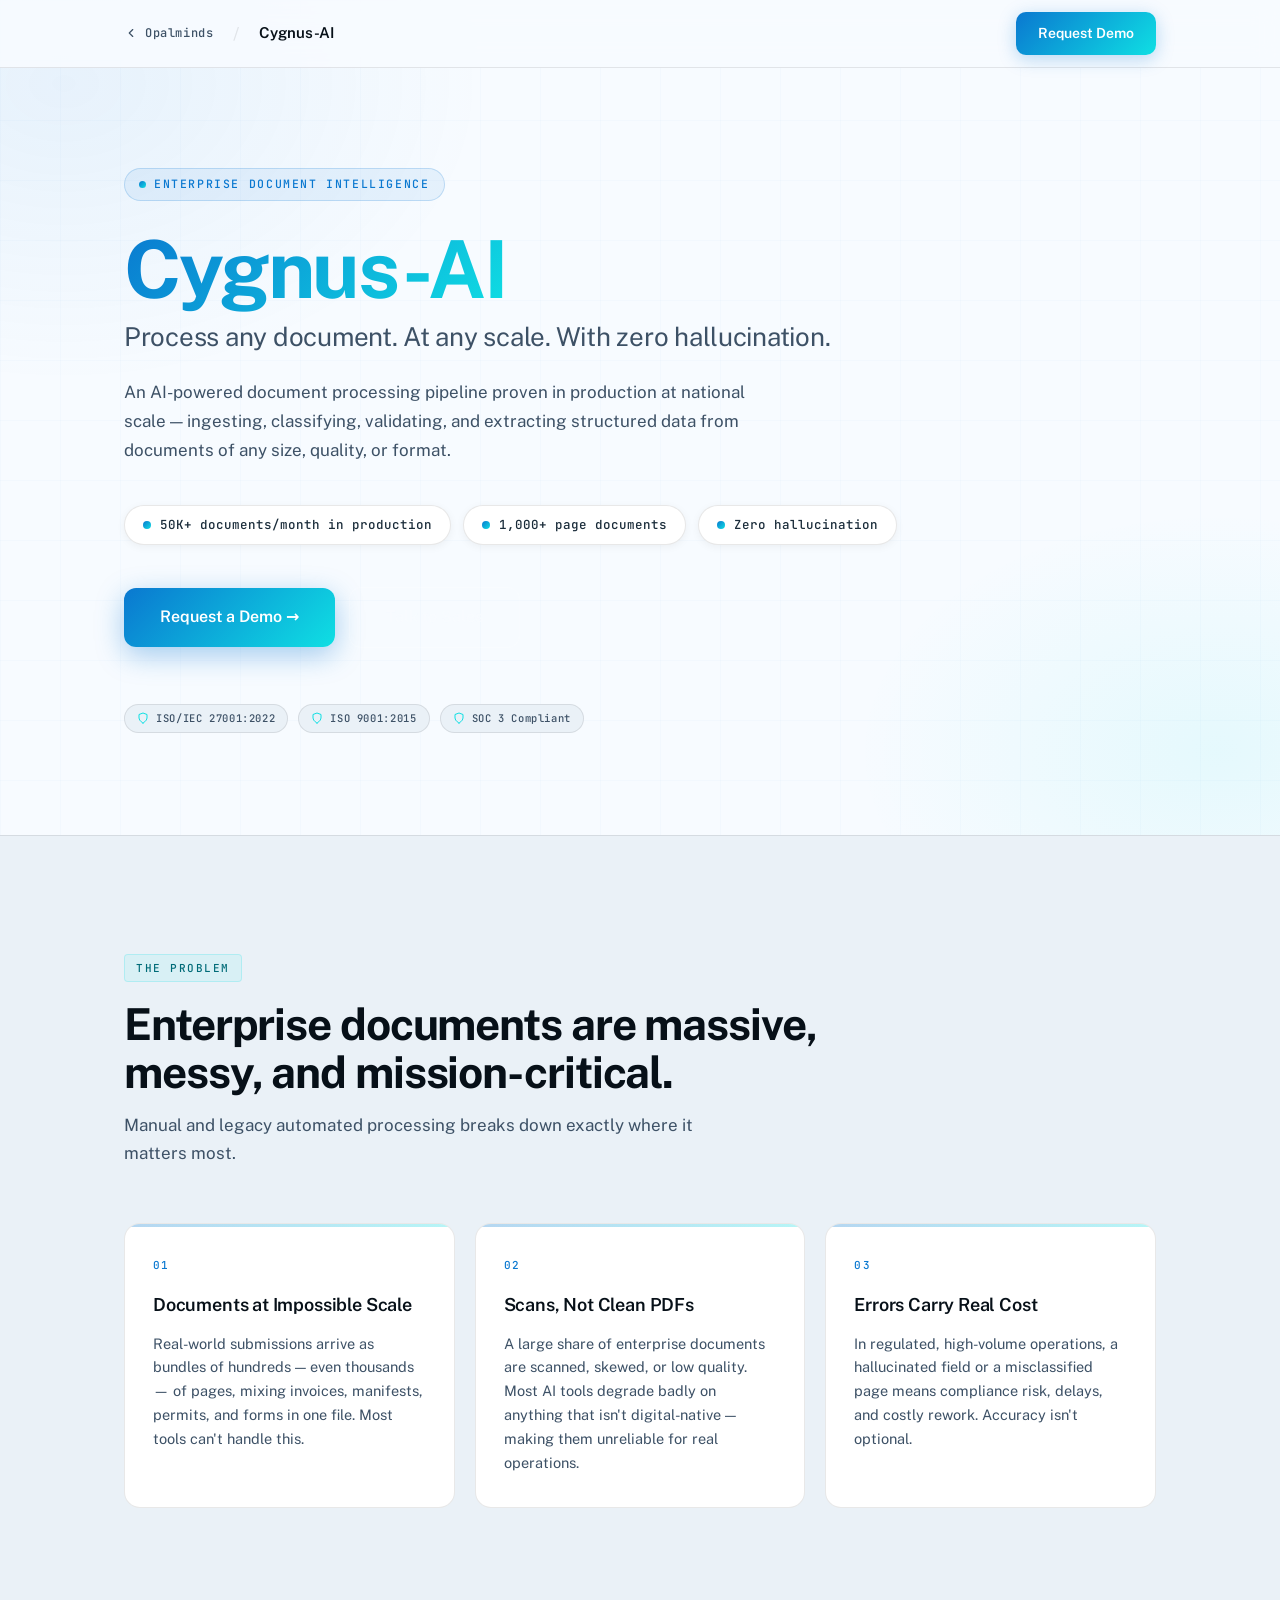
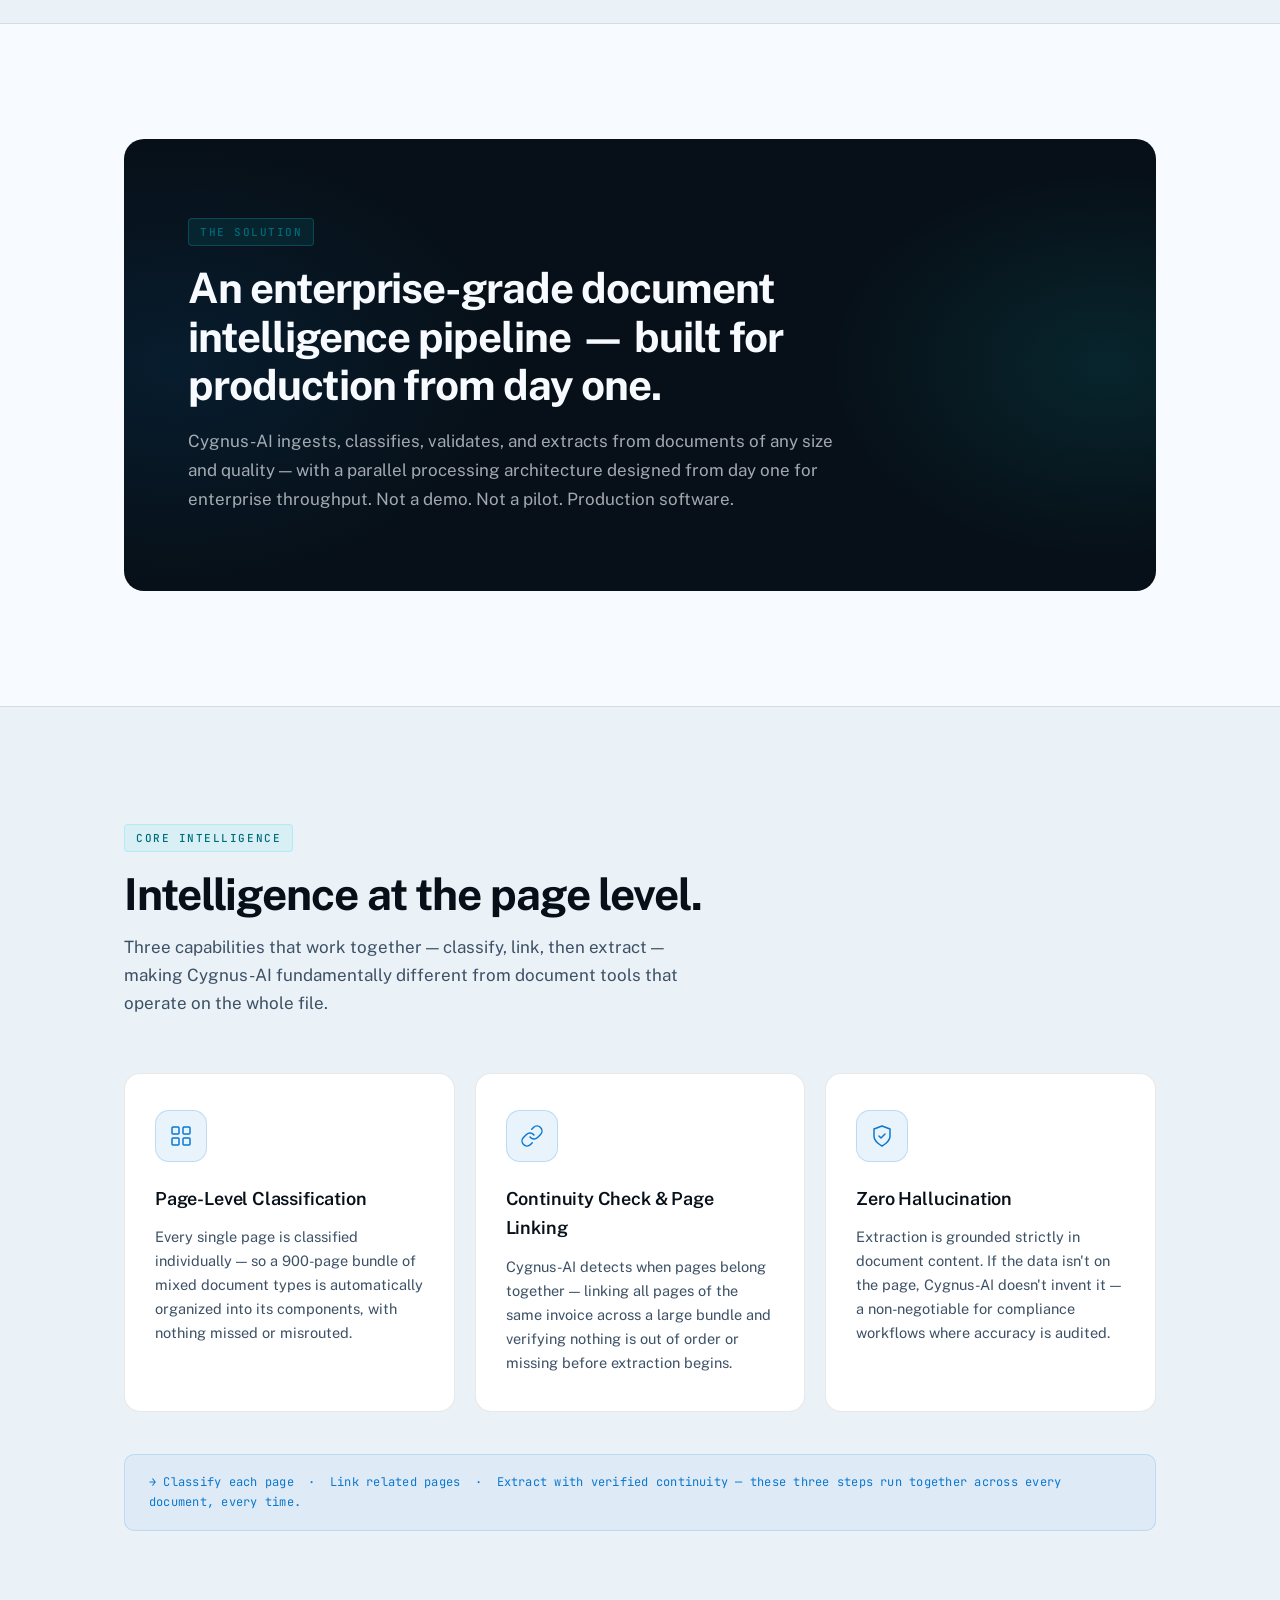
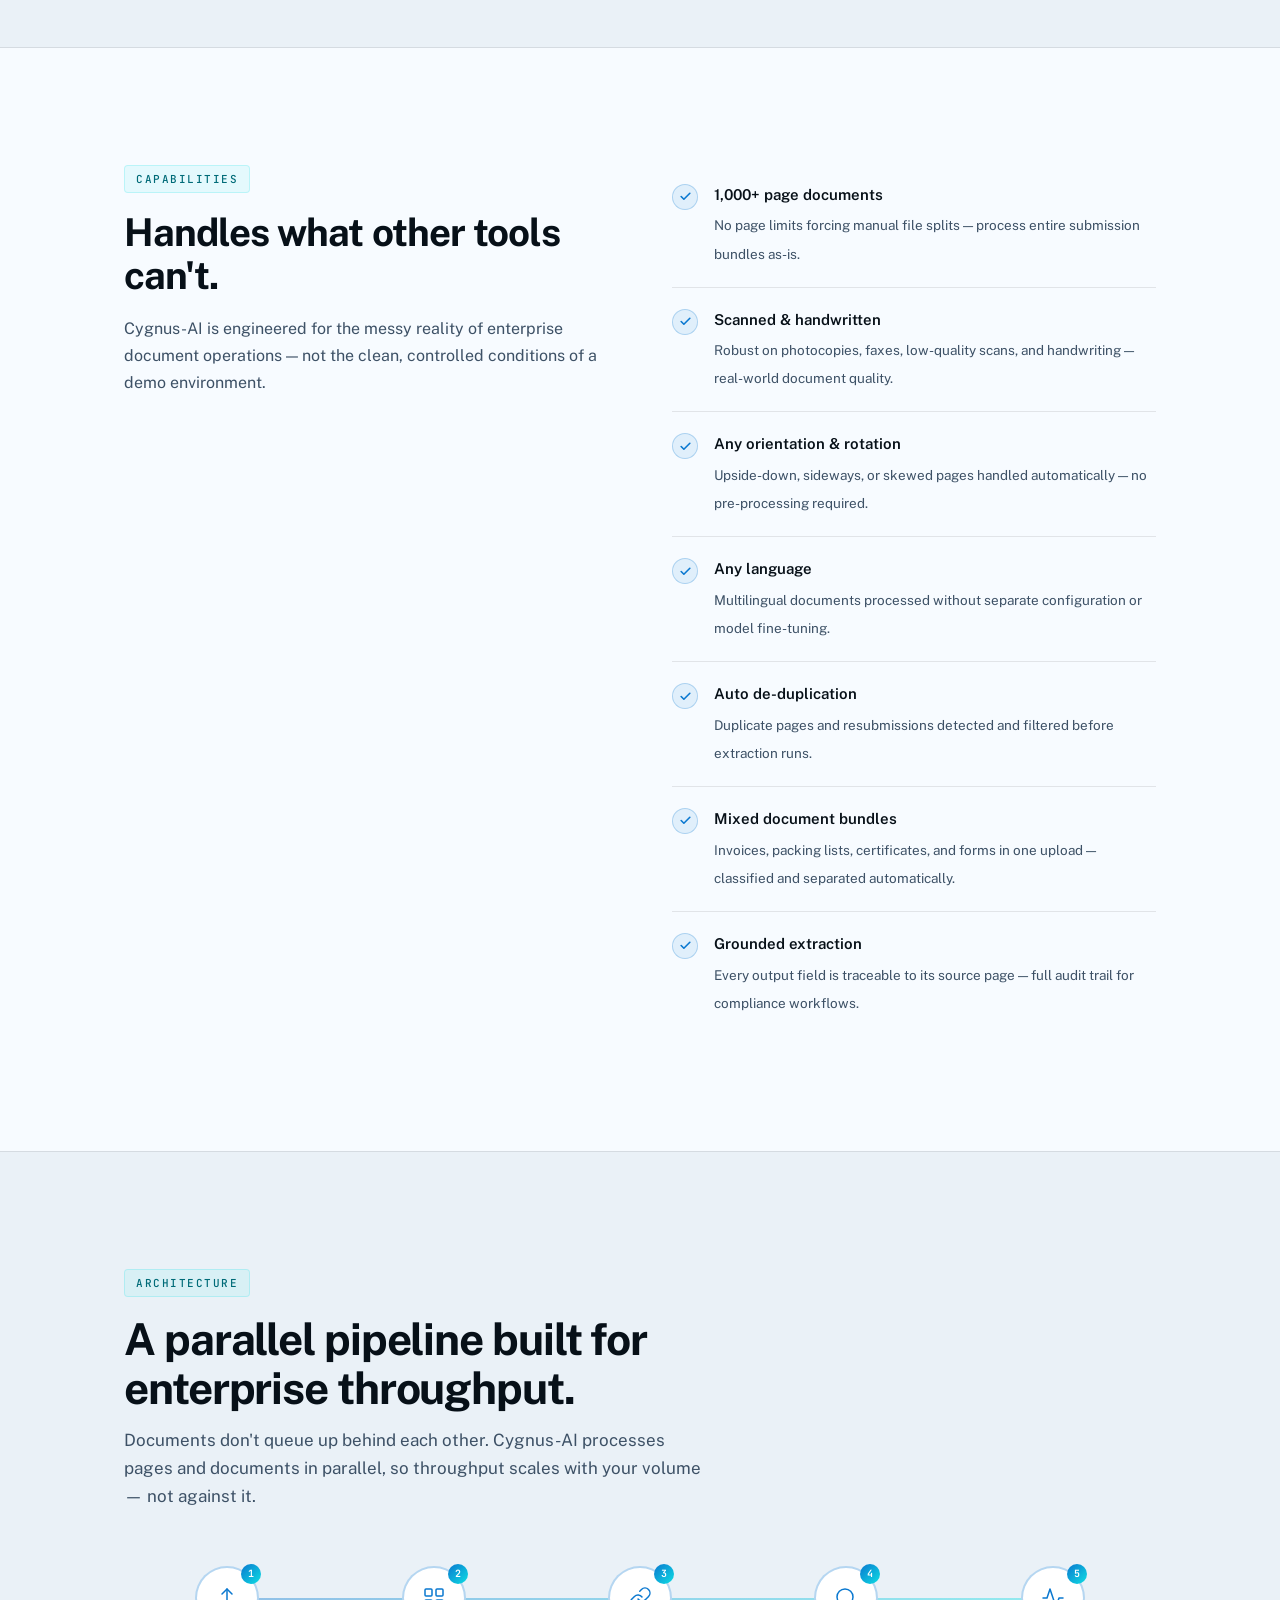
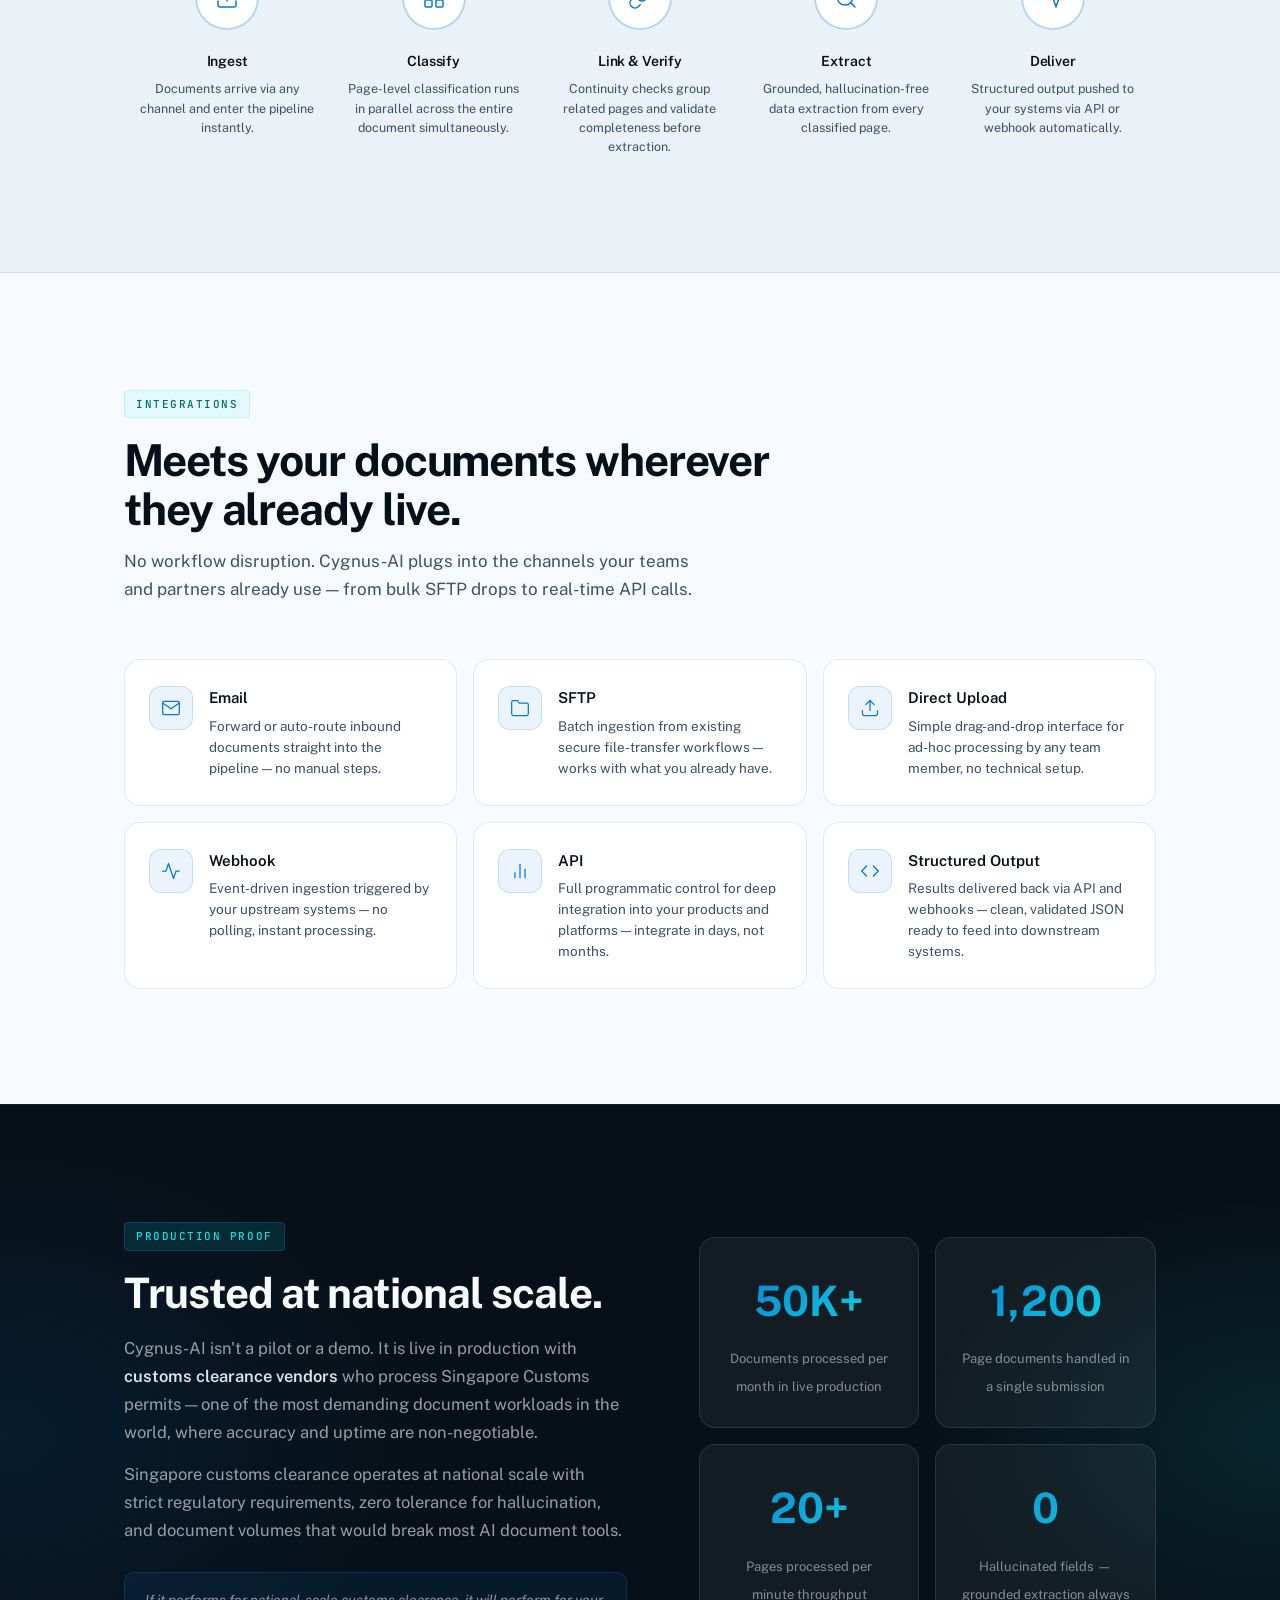
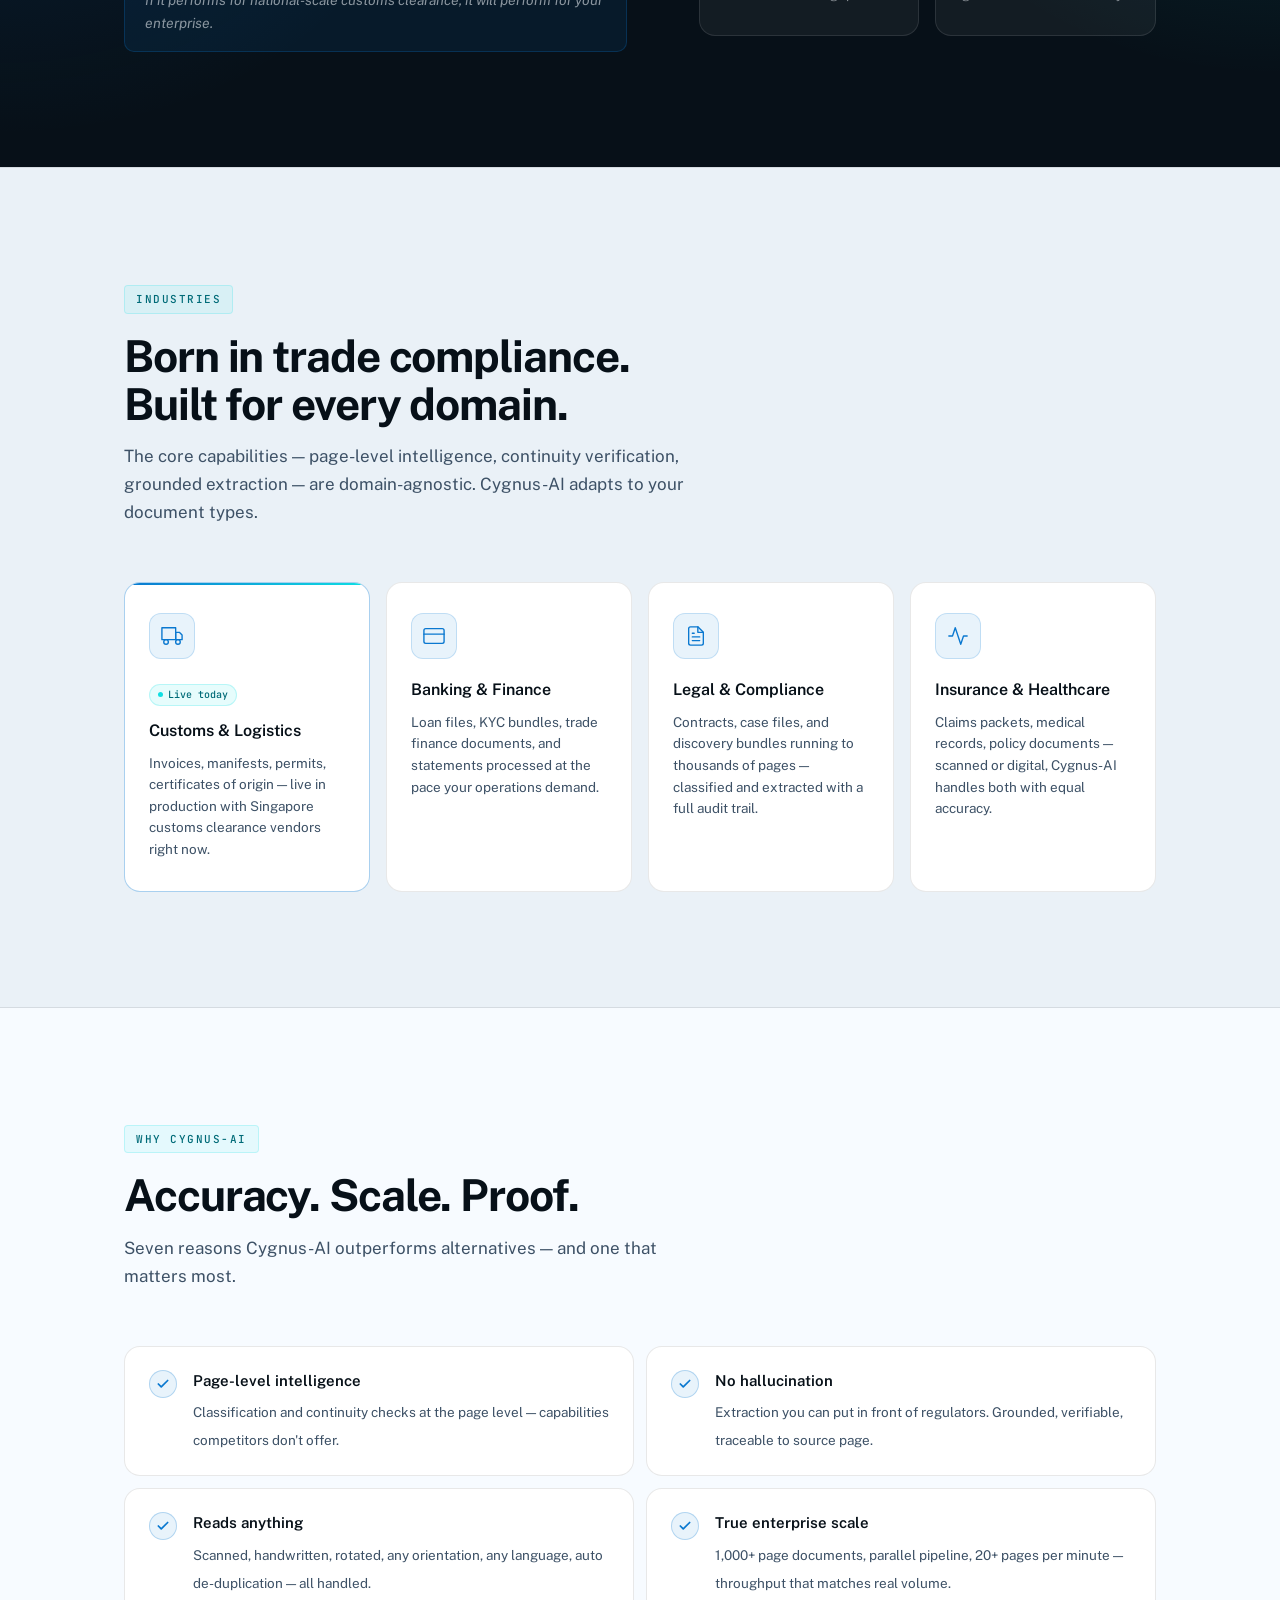
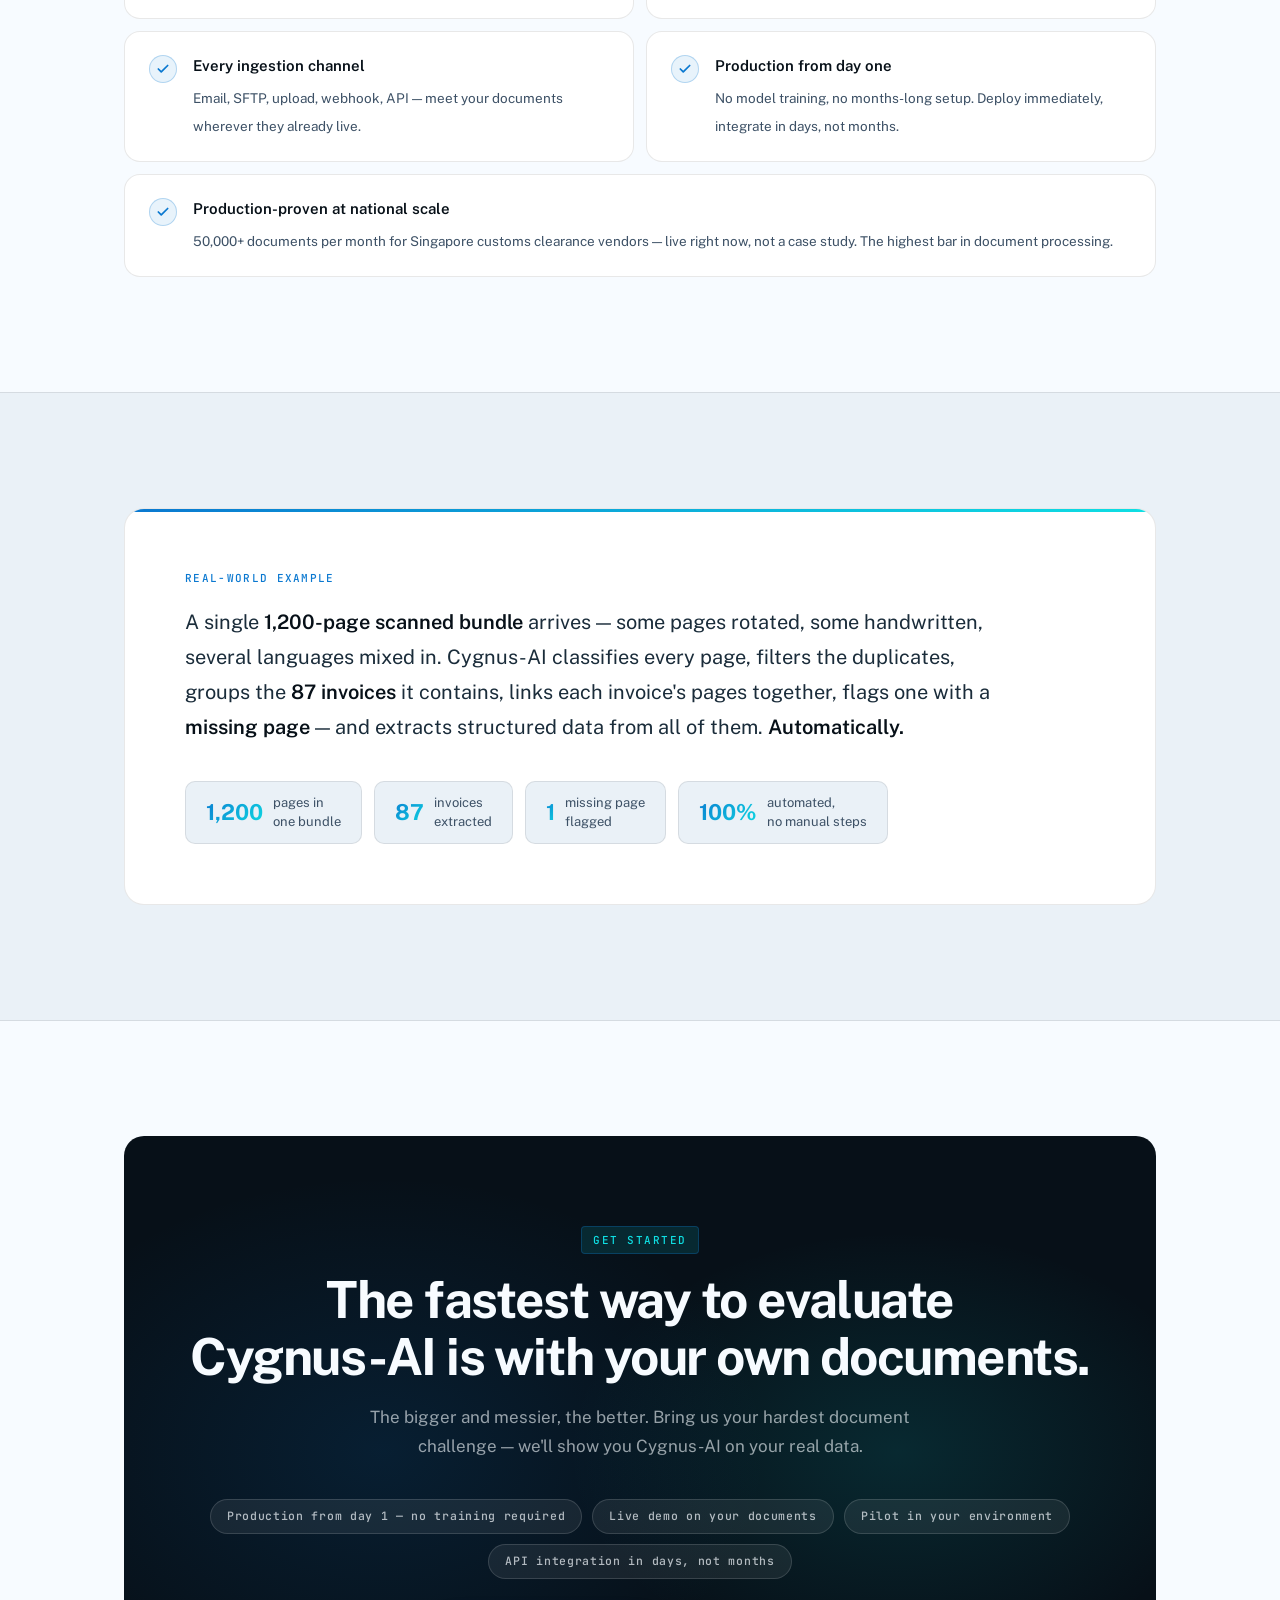
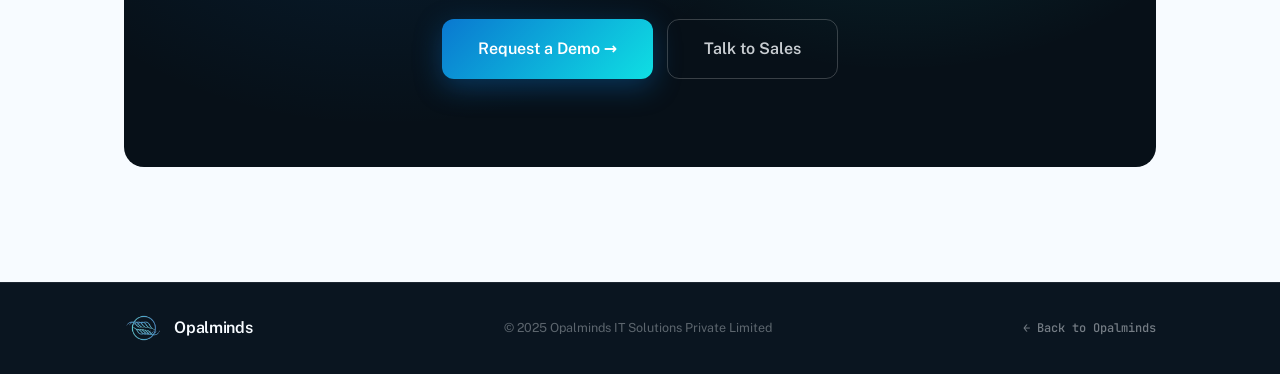
<file: products/cygnus-ai.html>
<!DOCTYPE html>
<html lang="en">
<head>
  <meta charset="UTF-8">
  <meta name="viewport" content="width=device-width, initial-scale=1.0">
  <title>Cygnus-AI — Enterprise Document Intelligence | Opalminds</title>
  <meta name="description" content="AI-powered document processing pipeline. 50K+ documents/month in production for Singapore customs clearance vendors. Page-level classification, zero hallucination, enterprise scale.">
  <link rel="preconnect" href="https://fonts.googleapis.com">
  <link rel="preconnect" href="https://fonts.gstatic.com" crossorigin>
  <link href="https://fonts.googleapis.com/css2?family=Public+Sans:ital,wght@0,300;0,400;0,500;0,600;0,700;1,400&family=JetBrains+Mono:wght@400;500&display=swap" rel="stylesheet">
  <link rel="icon" type="image/png" href="../assets/Only_Logo.png">
  <style>
    *, *::before, *::after { box-sizing: border-box; margin: 0; padding: 0; }
    a, button, [role="button"] { -webkit-tap-highlight-color: transparent; }
    html { scroll-behavior: smooth; -webkit-font-smoothing: antialiased; text-rendering: optimizeLegibility; }

    :root {
      --blue:          #0A78D0;
      --blue-bright:   #0398F8;
      --cyan:          #0FDFE3;
      --black:         #F7FBFF;
      --charcoal:      #EAF1F7;
      --charcoal-2:    #FFFFFF;
      --ice:           #071018;
      --slate:         #1A2C3A;
      --muted:         #3D5166;
      --muted-2:       #546070;
      --cyan-dark:     #006B78;
      --border:        rgba(10,120,208,0.25);
      --border-subtle: rgba(0,0,0,0.09);
      --gradient:      linear-gradient(135deg,#0A78D0 0%,#0FDFE3 100%);
      --gradient-90:   linear-gradient(90deg,#0A78D0 0%,#0FDFE3 100%);
      --font-sans:     "Public Sans", system-ui, -apple-system, sans-serif;
      --font-display:  "Public Sans", system-ui, -apple-system, sans-serif;
      --font-body:     "Public Sans", system-ui, -apple-system, sans-serif;
      --font-mono:     ui-monospace, "SF Mono", "JetBrains Mono", Menlo, monospace;
      --nav-h:         68px;
      --pad-x:         clamp(20px,5vw,64px);
      --container:     1160px;
      --section-v:     clamp(72px,9vw,120px);
      --radius:        10px;
      --radius-lg:     16px;
      --radius-xl:     20px;
      --ease-out:      cubic-bezier(0.22,1,0.36,1);
    }

    body {
      background: var(--black);
      color: var(--slate);
      font-family: var(--font-body);
      font-size: 17px;
      line-height: 1.65;
      overflow-x: hidden;
    }

    img, svg { display: block; max-width: 100%; }
    a { text-decoration: none; color: inherit; }
    button { border: none; cursor: pointer; font: inherit; background: none; color: inherit; }
    ol, ul { list-style: none; }
    ::selection { background: rgba(10,120,208,0.2); color: var(--ice); }
    ::-webkit-scrollbar { width: 4px; }
    ::-webkit-scrollbar-track { background: var(--charcoal); }
    ::-webkit-scrollbar-thumb { background: var(--blue); border-radius: 2px; }

    /* ── LAYOUT ── */
    .container {
      max-width: var(--container);
      margin: 0 auto;
      padding: 0 var(--pad-x);
    }

    /* ── NAV ── */
    nav {
      position: fixed;
      top: 0; left: 0; right: 0;
      height: var(--nav-h);
      z-index: 100;
      background: rgba(247,251,255,0.88);
      backdrop-filter: blur(12px);
      -webkit-backdrop-filter: blur(12px);
      border-bottom: 1px solid var(--border-subtle);
    }
    .nav-inner {
      max-width: var(--container);
      margin: 0 auto;
      padding: 0 var(--pad-x);
      height: 100%;
      display: flex;
      align-items: center;
      justify-content: space-between;
      gap: 24px;
    }
    .nav-logo img { height: 44px; }
    .nav-back {
      display: inline-flex;
      align-items: center;
      gap: 7px;
      font-family: var(--font-mono);
      font-size: 12px;
      font-weight: 500;
      letter-spacing: 0.05em;
      color: var(--muted);
      transition: color 0.2s ease;
    }
    .nav-back:hover { color: var(--blue); }
    .nav-back svg { width: 14px; height: 14px; stroke: currentColor; fill: none; stroke-width: 2; stroke-linecap: round; stroke-linejoin: round; }
    .nav-product-name {
      font-family: var(--font-display);
      font-size: 15px;
      font-weight: 600;
      color: var(--ice);
      letter-spacing: -0.01em;
    }
    .nav-actions { display: flex; align-items: center; gap: 12px; }
    .btn-primary {
      display: inline-flex;
      align-items: center;
      gap: 8px;
      background: var(--gradient);
      color: #fff;
      font-family: var(--font-display);
      font-weight: 600;
      font-size: 14px;
      padding: 10px 22px;
      border-radius: var(--radius);
      border: none;
      cursor: pointer;
      box-shadow: 0 4px 18px rgba(10,120,208,0.28);
      transition: transform 0.2s ease, box-shadow 0.2s ease;
      text-decoration: none;
    }
    .btn-primary:hover { transform: translateY(-2px); box-shadow: 0 8px 26px rgba(10,120,208,0.38); }
    .btn-ghost {
      display: inline-flex;
      align-items: center;
      gap: 8px;
      background: transparent;
      color: var(--blue);
      font-family: var(--font-display);
      font-weight: 600;
      font-size: 14px;
      padding: 10px 22px;
      border-radius: var(--radius);
      border: 1.5px solid rgba(10,120,208,0.35);
      cursor: pointer;
      transition: border-color 0.2s ease, background 0.2s ease;
      text-decoration: none;
    }
    .btn-ghost:hover { border-color: var(--blue); background: rgba(10,120,208,0.05); }

    /* ── SECTION TAG ── */
    .section-tag {
      display: inline-block;
      font-family: var(--font-mono);
      font-size: 11px;
      font-weight: 500;
      letter-spacing: 0.14em;
      text-transform: uppercase;
      color: var(--cyan-dark);
      background: rgba(15,223,227,0.08);
      border: 1px solid rgba(15,223,227,0.2);
      padding: 4px 11px;
      border-radius: 4px;
      margin-bottom: 18px;
    }
    .section-header {
      margin-bottom: 56px;
    }
    .section-header h2 {
      font-family: var(--font-display);
      font-size: clamp(28px,3.5vw,44px);
      font-weight: 700;
      letter-spacing: -0.025em;
      line-height: 1.1;
      color: var(--ice);
      margin-bottom: 14px;
    }
    .section-header p {
      font-size: 17px;
      color: var(--muted);
      max-width: 580px;
      line-height: 1.65;
    }
    .gradient-text {
      background: var(--gradient);
      -webkit-background-clip: text;
      background-clip: text;
      color: transparent;
    }

    /* ── REVEAL ANIMATIONS ── */
    .reveal {
      opacity: 0;
      transform: translateY(28px);
      transition: opacity 0.65s var(--ease-out), transform 0.65s var(--ease-out);
    }
    .reveal.in-view { opacity: 1; transform: none; }

    .reveal-left {
      opacity: 0;
      transform: translateX(-32px);
      transition: opacity 0.65s var(--ease-out), transform 0.65s var(--ease-out);
    }
    .reveal-left.in-view { opacity: 1; transform: none; }

    .reveal-right {
      opacity: 0;
      transform: translateX(32px);
      transition: opacity 0.65s var(--ease-out), transform 0.65s var(--ease-out);
    }
    .reveal-right.in-view { opacity: 1; transform: none; }

    .reveal-scale {
      opacity: 0;
      transform: scale(0.94);
      transition: opacity 0.65s var(--ease-out), transform 0.65s var(--ease-out);
    }
    .reveal-scale.in-view { opacity: 1; transform: scale(1); }

    /* ── HERO ── */
    #hero {
      padding-top: calc(var(--nav-h) + clamp(56px,8vw,100px));
      padding-bottom: clamp(64px,8vw,110px);
      position: relative;
      overflow: hidden;
    }
    .hero-bg {
      position: absolute;
      inset: 0;
      pointer-events: none;
      background:
        radial-gradient(700px 500px at 5% 10%, rgba(10,120,208,0.07), transparent 60%),
        radial-gradient(600px 400px at 95% 90%, rgba(15,223,227,0.08), transparent 60%);
    }
    .hero-grid {
      position: absolute;
      inset: 0;
      pointer-events: none;
      opacity: 0.5;
      background-image:
        linear-gradient(rgba(10,120,208,0.04) 1px, transparent 1px),
        linear-gradient(90deg, rgba(10,120,208,0.04) 1px, transparent 1px);
      background-size: 60px 60px;
    }
    .hero-content {
      position: relative;
      z-index: 1;
      max-width: 860px;
    }
    .hero-eyebrow {
      display: inline-flex;
      align-items: center;
      gap: 8px;
      font-family: var(--font-mono);
      font-size: 11.5px;
      font-weight: 500;
      letter-spacing: 0.14em;
      text-transform: uppercase;
      color: var(--blue);
      background: rgba(10,120,208,0.07);
      border: 1px solid rgba(10,120,208,0.2);
      padding: 6px 14px;
      border-radius: 999px;
      margin-bottom: 28px;
    }
    .hero-eyebrow-dot {
      width: 7px; height: 7px;
      border-radius: 50%;
      background: var(--gradient);
      animation: pulse 2s ease-in-out infinite;
    }
    @keyframes pulse { 0%,100%{opacity:1;} 50%{opacity:0.4;} }

    .hero-title {
      font-family: var(--font-display);
      font-size: clamp(44px,6.5vw,80px);
      font-weight: 700;
      letter-spacing: -0.03em;
      line-height: 1.0;
      color: var(--ice);
      margin-bottom: 10px;
    }
    .hero-subtitle {
      font-family: var(--font-display);
      font-size: clamp(18px,2.5vw,26px);
      font-weight: 400;
      color: var(--muted);
      letter-spacing: -0.01em;
      line-height: 1.35;
      margin-bottom: 24px;
    }
    .hero-desc {
      font-size: 17px;
      color: var(--muted);
      line-height: 1.7;
      max-width: 660px;
      margin-bottom: 40px;
    }
    .hero-stats {
      display: flex;
      flex-wrap: wrap;
      gap: 12px;
      margin-bottom: 42px;
    }
    .hero-stat-pill {
      display: inline-flex;
      align-items: center;
      gap: 9px;
      background: var(--charcoal-2);
      border: 1px solid var(--border-subtle);
      border-radius: 999px;
      padding: 9px 18px;
      font-family: var(--font-mono);
      font-size: 12.5px;
      font-weight: 500;
      color: var(--slate);
      box-shadow: 0 2px 8px rgba(0,0,0,0.05);
    }
    .hero-stat-pill .dot {
      width: 8px; height: 8px;
      border-radius: 50%;
      background: var(--gradient);
      flex-shrink: 0;
    }
    .hero-ctas {
      display: flex;
      flex-wrap: wrap;
      gap: 14px;
      align-items: center;
      margin-bottom: 56px;
    }
    .hero-certs {
      display: flex;
      flex-wrap: wrap;
      gap: 10px;
      align-items: center;
    }
    .cert-pill {
      display: inline-flex;
      align-items: center;
      gap: 7px;
      font-family: var(--font-mono);
      font-size: 10.5px;
      font-weight: 500;
      letter-spacing: 0.06em;
      color: var(--muted);
      background: var(--charcoal);
      border: 1px solid var(--border-subtle);
      padding: 5px 12px;
      border-radius: 999px;
    }
    .cert-pill svg { width: 12px; height: 12px; stroke: var(--cyan); fill: none; stroke-width: 2; stroke-linecap: round; stroke-linejoin: round; flex-shrink: 0; }

    /* ── PROBLEM ── */
    #problem {
      padding: var(--section-v) 0;
      background: var(--charcoal);
      border-top: 1px solid var(--border-subtle);
      border-bottom: 1px solid var(--border-subtle);
    }
    .problem-grid {
      display: grid;
      grid-template-columns: repeat(3,1fr);
      gap: 20px;
    }
    .problem-card {
      background: var(--charcoal-2);
      border: 1px solid var(--border-subtle);
      border-radius: var(--radius-lg);
      padding: 32px 28px;
      position: relative;
      overflow: hidden;
    }
    .problem-card::before {
      content: '';
      position: absolute;
      top: 0; left: 0; right: 0;
      height: 3px;
      background: linear-gradient(90deg, rgba(10,120,208,0.5), rgba(15,223,227,0.5));
      opacity: 0.6;
    }
    .problem-num {
      font-family: var(--font-mono);
      font-size: 11px;
      font-weight: 500;
      letter-spacing: 0.12em;
      text-transform: uppercase;
      color: var(--blue);
      margin-bottom: 16px;
    }
    .problem-card h3 {
      font-family: var(--font-display);
      font-size: 18px;
      font-weight: 600;
      color: var(--ice);
      letter-spacing: -0.01em;
      margin-bottom: 12px;
    }
    .problem-card p { font-size: 14.5px; color: var(--muted); line-height: 1.65; }

    /* ── VALUE PROP BANNER ── */
    #value-prop {
      padding: var(--section-v) 0;
    }
    .value-inner {
      background: var(--ice);
      border-radius: var(--radius-xl);
      padding: clamp(48px,6vw,80px) clamp(32px,5vw,72px);
      position: relative;
      overflow: hidden;
    }
    .value-inner::before {
      content: '';
      position: absolute;
      inset: 0;
      background:
        radial-gradient(600px 400px at 5% 50%, rgba(10,120,208,0.12), transparent 55%),
        radial-gradient(500px 350px at 95% 50%, rgba(15,223,227,0.1), transparent 55%);
      pointer-events: none;
    }
    .value-inner .section-tag { position: relative; z-index: 1; }
    .value-inner h2 {
      position: relative;
      z-index: 1;
      font-family: var(--font-display);
      font-size: clamp(26px,3.5vw,42px);
      font-weight: 700;
      letter-spacing: -0.025em;
      line-height: 1.15;
      color: #F7FBFF;
      max-width: 740px;
      margin-bottom: 18px;
    }
    .value-inner p {
      position: relative;
      z-index: 1;
      font-size: 17px;
      color: rgba(247,251,255,0.65);
      max-width: 660px;
      line-height: 1.7;
    }

    /* ── CORE INTELLIGENCE ── */
    #intelligence {
      padding: var(--section-v) 0;
      background: var(--charcoal);
      border-top: 1px solid var(--border-subtle);
      border-bottom: 1px solid var(--border-subtle);
    }
    .intel-grid {
      display: grid;
      grid-template-columns: repeat(3,1fr);
      gap: 20px;
    }
    .intel-card {
      background: var(--charcoal-2);
      border: 1px solid var(--border-subtle);
      border-radius: var(--radius-lg);
      padding: 36px 30px;
      transition: border-color 0.3s ease, transform 0.3s var(--ease-out), box-shadow 0.3s ease;
      position: relative;
      overflow: hidden;
    }
    .intel-card:hover {
      border-color: rgba(10,120,208,0.3);
      transform: translateY(-4px);
      box-shadow: 0 16px 48px rgba(10,120,208,0.1);
    }
    .intel-card::after {
      content: '';
      position: absolute;
      top: 0; left: 0; right: 0;
      height: 2px;
      background: var(--gradient-90);
      opacity: 0;
      transition: opacity 0.3s ease;
    }
    .intel-card:hover::after { opacity: 1; }
    .intel-icon {
      width: 52px; height: 52px;
      border-radius: 14px;
      background: rgba(10,120,208,0.09);
      border: 1px solid rgba(10,120,208,0.2);
      display: flex; align-items: center; justify-content: center;
      color: var(--blue);
      margin-bottom: 22px;
      transition: background 0.3s ease, border-color 0.3s ease;
    }
    .intel-card:hover .intel-icon { background: rgba(10,120,208,0.16); border-color: rgba(10,120,208,0.38); }
    .intel-icon svg { width: 24px; height: 24px; stroke: currentColor; fill: none; stroke-width: 1.5; stroke-linecap: round; stroke-linejoin: round; }
    .intel-card h3 {
      font-family: var(--font-display);
      font-size: 18px;
      font-weight: 600;
      color: var(--ice);
      letter-spacing: -0.01em;
      margin-bottom: 12px;
    }
    .intel-card p { font-size: 14.5px; color: var(--muted); line-height: 1.65; }
    .intel-note {
      margin-top: 42px;
      padding: 18px 24px;
      background: rgba(10,120,208,0.05);
      border: 1px solid rgba(10,120,208,0.15);
      border-radius: var(--radius);
      font-family: var(--font-mono);
      font-size: 12px;
      color: var(--blue);
      letter-spacing: 0.02em;
    }

    /* ── CAPABILITIES CHECKLIST ── */
    #capabilities {
      padding: var(--section-v) 0;
    }
    .capabilities-layout {
      display: grid;
      grid-template-columns: 1fr 1fr;
      gap: 64px;
      align-items: start;
    }
    .capabilities-left h2 {
      font-family: var(--font-display);
      font-size: clamp(26px,3vw,40px);
      font-weight: 700;
      letter-spacing: -0.025em;
      line-height: 1.12;
      color: var(--ice);
      margin-bottom: 18px;
    }
    .capabilities-left p { font-size: 16px; color: var(--muted); line-height: 1.7; }
    .check-list { display: flex; flex-direction: column; gap: 0; }
    .check-item {
      display: flex;
      align-items: flex-start;
      gap: 16px;
      padding: 20px 0;
      border-bottom: 1px solid var(--border-subtle);
    }
    .check-item:last-child { border-bottom: none; }
    .check-icon {
      width: 26px; height: 26px;
      border-radius: 50%;
      background: rgba(10,120,208,0.09);
      border: 1px solid rgba(10,120,208,0.25);
      display: flex; align-items: center; justify-content: center;
      flex-shrink: 0;
      margin-top: 1px;
    }
    .check-icon svg { width: 13px; height: 13px; stroke: var(--blue); fill: none; stroke-width: 3; stroke-linecap: round; stroke-linejoin: round; }
    .check-text strong { display: block; font-family: var(--font-display); font-size: 15px; font-weight: 600; color: var(--ice); margin-bottom: 3px; }
    .check-text span { font-size: 13.5px; color: var(--muted); line-height: 1.55; }

    /* ── PIPELINE ── */
    #pipeline {
      padding: var(--section-v) 0;
      background: var(--charcoal);
      border-top: 1px solid var(--border-subtle);
      border-bottom: 1px solid var(--border-subtle);
    }
    .pipeline-steps {
      display: grid;
      grid-template-columns: repeat(5,1fr);
      gap: 0;
      margin-top: 8px;
      position: relative;
    }
    .pipeline-steps::before {
      content: '';
      position: absolute;
      top: 32px;
      left: calc(10% + 16px);
      right: calc(10% + 16px);
      height: 2px;
      background: linear-gradient(90deg, #0A78D0, #0FDFE3);
      opacity: 0.4;
      z-index: 0;
    }
    .pipeline-step {
      display: flex;
      flex-direction: column;
      align-items: center;
      text-align: center;
      padding: 0 12px;
      position: relative;
      z-index: 1;
    }
    .step-circle {
      width: 64px; height: 64px;
      border-radius: 50%;
      background: var(--charcoal-2);
      border: 2px solid rgba(10,120,208,0.3);
      display: flex; align-items: center; justify-content: center;
      margin-bottom: 20px;
      position: relative;
      transition: border-color 0.3s ease, box-shadow 0.3s ease;
    }
    .pipeline-step:hover .step-circle {
      border-color: var(--blue);
      box-shadow: 0 0 0 6px rgba(10,120,208,0.08);
    }
    .step-circle svg { width: 24px; height: 24px; stroke: var(--blue); fill: none; stroke-width: 1.5; stroke-linecap: round; stroke-linejoin: round; }
    .step-num-badge {
      position: absolute;
      top: -4px; right: -4px;
      width: 20px; height: 20px;
      border-radius: 50%;
      background: var(--gradient);
      color: #fff;
      font-family: var(--font-mono);
      font-size: 10px;
      font-weight: 600;
      display: flex; align-items: center; justify-content: center;
    }
    .pipeline-step h4 {
      font-family: var(--font-display);
      font-size: 14px;
      font-weight: 600;
      color: var(--ice);
      margin-bottom: 6px;
      letter-spacing: -0.01em;
    }
    .pipeline-step p { font-size: 12.5px; color: var(--muted); line-height: 1.55; }

    /* ── INTEGRATIONS ── */
    #integrations {
      padding: var(--section-v) 0;
    }
    .integrations-grid {
      display: grid;
      grid-template-columns: repeat(3,1fr);
      gap: 16px;
    }
    .integration-card {
      background: var(--charcoal-2);
      border: 1px solid var(--border-subtle);
      border-radius: var(--radius-lg);
      padding: 26px 24px;
      display: flex;
      align-items: flex-start;
      gap: 16px;
      transition: border-color 0.3s ease, transform 0.3s var(--ease-out);
    }
    .integration-card:hover { border-color: rgba(10,120,208,0.28); transform: translateY(-3px); }
    .int-icon {
      width: 44px; height: 44px;
      border-radius: 12px;
      background: rgba(10,120,208,0.08);
      border: 1px solid rgba(10,120,208,0.18);
      display: flex; align-items: center; justify-content: center;
      color: var(--blue);
      flex-shrink: 0;
    }
    .int-icon svg { width: 20px; height: 20px; stroke: currentColor; fill: none; stroke-width: 1.5; stroke-linecap: round; stroke-linejoin: round; }
    .int-text h4 { font-family: var(--font-display); font-size: 15px; font-weight: 600; color: var(--ice); margin-bottom: 5px; }
    .int-text p { font-size: 13.5px; color: var(--muted); line-height: 1.55; }

    /* ── PRODUCTION PROOF ── */
    #proof {
      padding: var(--section-v) 0;
      background: var(--ice);
      border-top: 1px solid rgba(255,255,255,0.06);
      position: relative;
      overflow: hidden;
    }
    #proof::before {
      content: '';
      position: absolute;
      inset: 0;
      background:
        radial-gradient(700px 500px at 0% 50%, rgba(10,120,208,0.12), transparent 60%),
        radial-gradient(600px 400px at 100% 50%, rgba(15,223,227,0.1), transparent 60%);
      pointer-events: none;
    }
    .proof-inner {
      position: relative;
      z-index: 1;
      display: grid;
      grid-template-columns: 1.1fr 1fr;
      gap: 72px;
      align-items: center;
    }
    .proof-content .section-tag { background: rgba(15,223,227,0.12); border-color: rgba(10,120,208,0.3); color: var(--cyan); }
    .proof-content h2 {
      font-family: var(--font-display);
      font-size: clamp(26px,3.5vw,42px);
      font-weight: 700;
      letter-spacing: -0.025em;
      line-height: 1.12;
      color: #F7FBFF;
      margin-bottom: 18px;
    }
    .proof-content p { font-size: 16.5px; color: rgba(247,251,255,0.6); line-height: 1.7; margin-bottom: 14px; }
    .proof-content p strong { color: rgba(247,251,255,0.9); font-weight: 600; }
    .proof-note {
      margin-top: 28px;
      padding: 16px 20px;
      background: rgba(10,120,208,0.1);
      border: 1px solid rgba(10,120,208,0.25);
      border-radius: var(--radius);
      font-size: 14px;
      color: rgba(247,251,255,0.55);
      font-style: italic;
    }
    .proof-stats {
      display: grid;
      grid-template-columns: 1fr 1fr;
      gap: 16px;
    }
    .proof-stat {
      background: rgba(255,255,255,0.05);
      border: 1px solid rgba(255,255,255,0.1);
      border-radius: var(--radius-lg);
      padding: 28px 24px;
      text-align: center;
    }
    .proof-stat .num {
      font-family: var(--font-display);
      font-size: clamp(28px,3.5vw,42px);
      font-weight: 700;
      background: var(--gradient);
      -webkit-background-clip: text;
      background-clip: text;
      color: transparent;
      display: block;
      margin-bottom: 8px;
    }
    .proof-stat .lbl { font-size: 13px; color: rgba(247,251,255,0.5); line-height: 1.45; }

    /* ── INDUSTRIES ── */
    #industries {
      padding: var(--section-v) 0;
      background: var(--charcoal);
      border-top: 1px solid var(--border-subtle);
      border-bottom: 1px solid var(--border-subtle);
    }
    .industries-grid {
      display: grid;
      grid-template-columns: repeat(4,1fr);
      gap: 16px;
    }
    .industry-card {
      background: var(--charcoal-2);
      border: 1px solid var(--border-subtle);
      border-radius: var(--radius-lg);
      padding: 30px 24px;
      transition: border-color 0.3s ease, transform 0.3s var(--ease-out);
      position: relative;
      overflow: hidden;
    }
    .industry-card.active {
      border-color: rgba(10,120,208,0.35);
    }
    .industry-card.active::before {
      content: '';
      position: absolute;
      top: 0; left: 0; right: 0;
      height: 2px;
      background: var(--gradient-90);
    }
    .industry-card:hover { transform: translateY(-4px); border-color: rgba(10,120,208,0.3); }
    .industry-icon {
      width: 46px; height: 46px;
      border-radius: 12px;
      background: rgba(10,120,208,0.09);
      border: 1px solid rgba(10,120,208,0.18);
      display: flex; align-items: center; justify-content: center;
      color: var(--blue);
      margin-bottom: 18px;
    }
    .industry-icon svg { width: 22px; height: 22px; stroke: currentColor; fill: none; stroke-width: 1.5; stroke-linecap: round; stroke-linejoin: round; }
    .industry-live {
      display: inline-flex;
      align-items: center;
      gap: 5px;
      font-family: var(--font-mono);
      font-size: 10px;
      font-weight: 500;
      color: var(--cyan-dark);
      background: rgba(15,223,227,0.1);
      border: 1px solid rgba(15,223,227,0.22);
      padding: 2px 8px;
      border-radius: 999px;
      margin-bottom: 12px;
    }
    .industry-live-dot { width: 5px; height: 5px; border-radius: 50%; background: var(--cyan); animation: pulse 2s ease-in-out infinite; }
    .industry-card h3 { font-family: var(--font-display); font-size: 16px; font-weight: 600; color: var(--ice); margin-bottom: 8px; }
    .industry-card p { font-size: 13.5px; color: var(--muted); line-height: 1.6; }

    /* ── WHY CYGNUS ── */
    #why {
      padding: var(--section-v) 0;
    }
    .why-grid {
      display: grid;
      grid-template-columns: 1fr 1fr;
      gap: 12px;
      margin-top: 8px;
    }
    .why-item {
      display: flex;
      align-items: flex-start;
      gap: 16px;
      padding: 22px 24px;
      background: var(--charcoal-2);
      border: 1px solid var(--border-subtle);
      border-radius: var(--radius-lg);
      transition: border-color 0.3s ease, transform 0.3s var(--ease-out);
    }
    .why-item:hover { border-color: rgba(10,120,208,0.25); transform: translateY(-2px); }
    .why-check {
      width: 28px; height: 28px;
      border-radius: 50%;
      background: rgba(10,120,208,0.09);
      border: 1px solid rgba(10,120,208,0.25);
      display: flex; align-items: center; justify-content: center;
      flex-shrink: 0;
      margin-top: 1px;
    }
    .why-check svg { width: 14px; height: 14px; stroke: var(--blue); fill: none; stroke-width: 3; stroke-linecap: round; stroke-linejoin: round; }
    .why-text strong { display: block; font-family: var(--font-display); font-size: 15px; font-weight: 600; color: var(--ice); margin-bottom: 4px; }
    .why-text span { font-size: 13.5px; color: var(--muted); line-height: 1.55; }

    /* ── REAL-WORLD EXAMPLE ── */
    #example {
      padding: var(--section-v) 0;
      background: var(--charcoal);
      border-top: 1px solid var(--border-subtle);
      border-bottom: 1px solid var(--border-subtle);
    }
    .example-inner {
      background: var(--charcoal-2);
      border: 1px solid var(--border-subtle);
      border-radius: var(--radius-xl);
      padding: clamp(36px,5vw,60px) clamp(28px,5vw,60px);
      position: relative;
      overflow: hidden;
    }
    .example-inner::before {
      content: '';
      position: absolute;
      top: 0; left: 0; right: 0;
      height: 3px;
      background: var(--gradient-90);
    }
    .example-tag {
      font-family: var(--font-mono);
      font-size: 11px;
      font-weight: 500;
      letter-spacing: 0.12em;
      text-transform: uppercase;
      color: var(--blue);
      margin-bottom: 18px;
      display: block;
    }
    .example-scenario {
      font-size: clamp(16px,2vw,20px);
      color: var(--slate);
      line-height: 1.75;
      max-width: 820px;
    }
    .example-scenario strong { color: var(--ice); font-weight: 600; }
    .example-stats {
      display: flex;
      flex-wrap: wrap;
      gap: 12px;
      margin-top: 36px;
    }
    .ex-stat {
      display: flex;
      align-items: center;
      gap: 10px;
      background: var(--charcoal);
      border: 1px solid var(--border-subtle);
      border-radius: var(--radius);
      padding: 12px 20px;
    }
    .ex-stat .n { font-family: var(--font-display); font-size: 22px; font-weight: 700; background: var(--gradient); -webkit-background-clip: text; background-clip: text; color: transparent; }
    .ex-stat .l { font-size: 13px; color: var(--muted); line-height: 1.4; }

    /* ── CTA ── */
    #cta {
      padding: var(--section-v) 0;
    }
    .cta-inner {
      background: var(--ice);
      border-radius: var(--radius-xl);
      padding: clamp(52px,7vw,88px) clamp(32px,5vw,80px);
      text-align: center;
      position: relative;
      overflow: hidden;
    }
    .cta-inner::before {
      content: '';
      position: absolute;
      inset: 0;
      background:
        radial-gradient(700px 500px at 25% 50%, rgba(10,120,208,0.14), transparent 55%),
        radial-gradient(600px 400px at 75% 50%, rgba(15,223,227,0.12), transparent 55%);
      pointer-events: none;
    }
    .cta-inner .section-tag { background: rgba(15,223,227,0.12); border-color: rgba(10,120,208,0.3); color: var(--cyan); position: relative; z-index: 1; }
    .cta-inner h2 {
      position: relative; z-index: 1;
      font-family: var(--font-display);
      font-size: clamp(28px,4vw,52px);
      font-weight: 700;
      letter-spacing: -0.03em;
      line-height: 1.1;
      color: #F7FBFF;
      margin-bottom: 18px;
    }
    .cta-inner p {
      position: relative; z-index: 1;
      font-size: 17px;
      color: rgba(247,251,255,0.6);
      max-width: 560px;
      margin: 0 auto 38px;
      line-height: 1.7;
    }
    .cta-pills {
      position: relative; z-index: 1;
      display: flex;
      flex-wrap: wrap;
      gap: 10px;
      justify-content: center;
      margin-bottom: 40px;
    }
    .cta-pill {
      font-family: var(--font-mono);
      font-size: 11.5px;
      font-weight: 500;
      letter-spacing: 0.06em;
      color: rgba(247,251,255,0.7);
      background: rgba(255,255,255,0.07);
      border: 1px solid rgba(255,255,255,0.14);
      padding: 7px 16px;
      border-radius: 999px;
    }
    .cta-actions {
      position: relative; z-index: 1;
      display: flex;
      flex-wrap: wrap;
      gap: 14px;
      justify-content: center;
    }
    .btn-primary-lg {
      display: inline-flex;
      align-items: center;
      gap: 10px;
      background: var(--gradient);
      color: #fff;
      font-family: var(--font-display);
      font-weight: 600;
      font-size: 16px;
      padding: 16px 36px;
      border-radius: 12px;
      border: none;
      cursor: pointer;
      box-shadow: 0 8px 28px rgba(10,120,208,0.36);
      transition: transform 0.2s ease, box-shadow 0.2s ease;
      text-decoration: none;
    }
    .btn-primary-lg:hover { transform: translateY(-3px); box-shadow: 0 14px 36px rgba(10,120,208,0.44); }
    .btn-ghost-lg {
      display: inline-flex;
      align-items: center;
      gap: 10px;
      background: transparent;
      color: rgba(247,251,255,0.8);
      font-family: var(--font-display);
      font-weight: 600;
      font-size: 16px;
      padding: 16px 36px;
      border-radius: 12px;
      border: 1.5px solid rgba(255,255,255,0.2);
      transition: border-color 0.2s ease, color 0.2s ease;
      text-decoration: none;
    }
    .btn-ghost-lg:hover { border-color: rgba(255,255,255,0.45); color: #fff; }

    /* ── FOOTER ── */
    footer {
      background: #0A1520;
      border-top: 1px solid rgba(255,255,255,0.08);
      padding: 32px 0;
    }
    .footer-inner {
      display: flex;
      align-items: center;
      justify-content: space-between;
      gap: 24px;
      flex-wrap: wrap;
    }
    .footer-brand-link {
      display: inline-flex;
      align-items: center;
      gap: 9px;
      text-decoration: none;
    }
    .footer-inner img { height: 26px; object-fit: contain; }
    .footer-wordmark {
      font-family: var(--font-display);
      font-size: 16px;
      font-weight: 600;
      color: #F7FBFF;
      letter-spacing: -0.02em;
    }
    .footer-copy { font-size: 12.5px; color: rgba(247,251,255,0.35); }
    .footer-back {
      display: inline-flex;
      align-items: center;
      gap: 7px;
      font-family: var(--font-mono);
      font-size: 12px;
      font-weight: 500;
      color: rgba(247,251,255,0.45);
      transition: color 0.2s ease;
      text-decoration: none;
    }
    .footer-back:hover { color: #F7FBFF; }

    /* ── RESPONSIVE ── */
    @media (max-width: 1024px) {
      .problem-grid { grid-template-columns: 1fr 1fr; }
      .intel-grid { grid-template-columns: 1fr 1fr; }
      .pipeline-steps { grid-template-columns: repeat(3,1fr); gap: 20px; }
      .pipeline-steps::before { display: none; }
      .integrations-grid { grid-template-columns: 1fr 1fr; }
      .industries-grid { grid-template-columns: 1fr 1fr; }
      .proof-inner { grid-template-columns: 1fr; gap: 48px; }
      .capabilities-layout { grid-template-columns: 1fr; gap: 40px; }
    }
    @media (max-width: 768px) {
      .problem-grid { grid-template-columns: 1fr; }
      .intel-grid { grid-template-columns: 1fr; }
      .pipeline-steps { grid-template-columns: 1fr 1fr; }
      .integrations-grid { grid-template-columns: 1fr; }
      .industries-grid { grid-template-columns: 1fr 1fr; }
      .why-grid { grid-template-columns: 1fr; }
      .proof-stats { grid-template-columns: 1fr 1fr; }
      .nav-product-name { display: none; }
    }
    @media (max-width: 480px) {
      .industries-grid { grid-template-columns: 1fr; }
      .pipeline-steps { grid-template-columns: 1fr; }
      .hero-stats { flex-direction: column; }
      .proof-stats { grid-template-columns: 1fr; }
    }
  </style>
</head>
<body>

  <!-- ═══ NAV ═══════════════════════════════════════════════════════════ -->
  <nav>
    <div class="nav-inner">
      <div style="display:flex;align-items:center;gap:20px;">
        <a href="../index.html" class="nav-back" aria-label="Back to Opalminds">
          <svg viewBox="0 0 24 24"><polyline points="15 18 9 12 15 6"/></svg>
          Opalminds
        </a>
        <span style="color:var(--border-subtle);font-size:18px;">/</span>
        <span class="nav-product-name">Cygnus-AI</span>
      </div>
      <div class="nav-actions">
        <a href="https://cygnus-demo.dev.opalminds.com/" target="_blank" class="btn-primary">Request Demo</a>
      </div>
    </div>
  </nav>

  <!-- ═══ HERO ═════════════════════════════════════════════════════════ -->
  <section id="hero">
    <div class="hero-bg" aria-hidden="true"></div>
    <div class="hero-grid" aria-hidden="true"></div>
    <div class="container">
      <div class="hero-content">
        <div class="hero-eyebrow">
          <span class="hero-eyebrow-dot" aria-hidden="true"></span>
          Enterprise Document Intelligence
        </div>
        <h1 class="hero-title"><span class="gradient-text">Cygnus-AI</span></h1>
        <p class="hero-subtitle">Process any document. At any scale. With zero hallucination.</p>
        <p class="hero-desc">
          An AI-powered document processing pipeline proven in production at national scale —
          ingesting, classifying, validating, and extracting structured data from documents
          of any size, quality, or format.
        </p>
        <div class="hero-stats">
          <span class="hero-stat-pill"><span class="dot" aria-hidden="true"></span>50K+ documents/month in production</span>
          <span class="hero-stat-pill"><span class="dot" aria-hidden="true"></span>1,000+ page documents</span>
          <span class="hero-stat-pill"><span class="dot" aria-hidden="true"></span>Zero hallucination</span>
        </div>
        <div class="hero-ctas">
          <a href="https://cygnus-demo.dev.opalminds.com/" target="_blank" class="btn-primary-lg">Request a Demo →</a>
          <a href="../index.html#contact" class="btn-ghost-lg">Talk to Sales</a>
        </div>
        <div class="hero-certs" role="list" aria-label="Certifications">
          <span class="cert-pill" role="listitem">
            <svg viewBox="0 0 24 24"><path d="M12 22s8-4 8-10V5l-8-3-8 3v7c0 6 8 10 8 10z"/></svg>
            ISO/IEC 27001:2022
          </span>
          <span class="cert-pill" role="listitem">
            <svg viewBox="0 0 24 24"><path d="M12 22s8-4 8-10V5l-8-3-8 3v7c0 6 8 10 8 10z"/></svg>
            ISO 9001:2015
          </span>
          <span class="cert-pill" role="listitem">
            <svg viewBox="0 0 24 24"><path d="M12 22s8-4 8-10V5l-8-3-8 3v7c0 6 8 10 8 10z"/></svg>
            SOC 3 Compliant
          </span>
        </div>
      </div>
    </div>
  </section>

  <!-- ═══ PROBLEM ═══════════════════════════════════════════════════════ -->
  <section id="problem">
    <div class="container">
      <div class="section-header">
        <span class="section-tag">The Problem</span>
        <h2>Enterprise documents are massive,<br>messy, and mission-critical.</h2>
        <p>Manual and legacy automated processing breaks down exactly where it matters most.</p>
      </div>
      <div class="problem-grid">
        <div class="problem-card reveal">
          <div class="problem-num">01</div>
          <h3>Documents at Impossible Scale</h3>
          <p>Real-world submissions arrive as bundles of hundreds — even thousands — of pages, mixing invoices, manifests, permits, and forms in one file. Most tools can't handle this.</p>
        </div>
        <div class="problem-card reveal">
          <div class="problem-num">02</div>
          <h3>Scans, Not Clean PDFs</h3>
          <p>A large share of enterprise documents are scanned, skewed, or low quality. Most AI tools degrade badly on anything that isn't digital-native — making them unreliable for real operations.</p>
        </div>
        <div class="problem-card reveal">
          <div class="problem-num">03</div>
          <h3>Errors Carry Real Cost</h3>
          <p>In regulated, high-volume operations, a hallucinated field or a misclassified page means compliance risk, delays, and costly rework. Accuracy isn't optional.</p>
        </div>
      </div>
    </div>
  </section>

  <!-- ═══ VALUE PROP BANNER ══════════════════════════════════════════════ -->
  <section id="value-prop">
    <div class="container">
      <div class="value-inner reveal-scale">
        <span class="section-tag">The Solution</span>
        <h2>An enterprise-grade document intelligence pipeline — built for production from day one.</h2>
        <p>Cygnus-AI ingests, classifies, validates, and extracts from documents of any size and quality — with a parallel processing architecture designed from day one for enterprise throughput. Not a demo. Not a pilot. Production software.</p>
      </div>
    </div>
  </section>

  <!-- ═══ CORE INTELLIGENCE ════════════════════════════════════════════ -->
  <section id="intelligence">
    <div class="container">
      <div class="section-header">
        <span class="section-tag">Core Intelligence</span>
        <h2>Intelligence at the page level.</h2>
        <p>Three capabilities that work together — classify, link, then extract — making Cygnus-AI fundamentally different from document tools that operate on the whole file.</p>
      </div>
      <div class="intel-grid">

        <div class="intel-card reveal">
          <div class="intel-icon" aria-hidden="true">
            <svg viewBox="0 0 24 24"><rect x="3" y="3" width="7" height="7" rx="1"/><rect x="14" y="3" width="7" height="7" rx="1"/><rect x="3" y="14" width="7" height="7" rx="1"/><rect x="14" y="14" width="7" height="7" rx="1"/></svg>
          </div>
          <h3>Page-Level Classification</h3>
          <p>Every single page is classified individually — so a 900-page bundle of mixed document types is automatically organized into its components, with nothing missed or misrouted.</p>
        </div>

        <div class="intel-card reveal">
          <div class="intel-icon" aria-hidden="true">
            <svg viewBox="0 0 24 24"><path d="M10 13a5 5 0 0 0 7.54.54l3-3a5 5 0 0 0-7.07-7.07l-1.72 1.71"/><path d="M14 11a5 5 0 0 0-7.54-.54l-3 3a5 5 0 0 0 7.07 7.07l1.71-1.71"/></svg>
          </div>
          <h3>Continuity Check &amp; Page Linking</h3>
          <p>Cygnus-AI detects when pages belong together — linking all pages of the same invoice across a large bundle and verifying nothing is out of order or missing before extraction begins.</p>
        </div>

        <div class="intel-card reveal">
          <div class="intel-icon" aria-hidden="true">
            <svg viewBox="0 0 24 24"><path d="M12 22s8-4 8-10V5l-8-3-8 3v7c0 6 8 10 8 10z"/><polyline points="9 12 11 14 15 10"/></svg>
          </div>
          <h3>Zero Hallucination</h3>
          <p>Extraction is grounded strictly in document content. If the data isn't on the page, Cygnus-AI doesn't invent it — a non-negotiable for compliance workflows where accuracy is audited.</p>
        </div>

      </div>
      <div class="intel-note reveal" aria-label="Process note">
        → Classify each page &nbsp;·&nbsp; Link related pages &nbsp;·&nbsp; Extract with verified continuity — these three steps run together across every document, every time.
      </div>
    </div>
  </section>

  <!-- ═══ CAPABILITIES ══════════════════════════════════════════════════ -->
  <section id="capabilities">
    <div class="container">
      <div class="capabilities-layout">
        <div class="capabilities-left reveal-left">
          <span class="section-tag">Capabilities</span>
          <h2>Handles what other tools can't.</h2>
          <p>Cygnus-AI is engineered for the messy reality of enterprise document operations — not the clean, controlled conditions of a demo environment.</p>
        </div>
        <ul class="check-list reveal-right" aria-label="Key capabilities">
          <li class="check-item">
            <span class="check-icon" aria-hidden="true"><svg viewBox="0 0 24 24"><polyline points="20 6 9 17 4 12"/></svg></span>
            <div class="check-text">
              <strong>1,000+ page documents</strong>
              <span>No page limits forcing manual file splits — process entire submission bundles as-is.</span>
            </div>
          </li>
          <li class="check-item">
            <span class="check-icon" aria-hidden="true"><svg viewBox="0 0 24 24"><polyline points="20 6 9 17 4 12"/></svg></span>
            <div class="check-text">
              <strong>Scanned &amp; handwritten</strong>
              <span>Robust on photocopies, faxes, low-quality scans, and handwriting — real-world document quality.</span>
            </div>
          </li>
          <li class="check-item">
            <span class="check-icon" aria-hidden="true"><svg viewBox="0 0 24 24"><polyline points="20 6 9 17 4 12"/></svg></span>
            <div class="check-text">
              <strong>Any orientation &amp; rotation</strong>
              <span>Upside-down, sideways, or skewed pages handled automatically — no pre-processing required.</span>
            </div>
          </li>
          <li class="check-item">
            <span class="check-icon" aria-hidden="true"><svg viewBox="0 0 24 24"><polyline points="20 6 9 17 4 12"/></svg></span>
            <div class="check-text">
              <strong>Any language</strong>
              <span>Multilingual documents processed without separate configuration or model fine-tuning.</span>
            </div>
          </li>
          <li class="check-item">
            <span class="check-icon" aria-hidden="true"><svg viewBox="0 0 24 24"><polyline points="20 6 9 17 4 12"/></svg></span>
            <div class="check-text">
              <strong>Auto de-duplication</strong>
              <span>Duplicate pages and resubmissions detected and filtered before extraction runs.</span>
            </div>
          </li>
          <li class="check-item">
            <span class="check-icon" aria-hidden="true"><svg viewBox="0 0 24 24"><polyline points="20 6 9 17 4 12"/></svg></span>
            <div class="check-text">
              <strong>Mixed document bundles</strong>
              <span>Invoices, packing lists, certificates, and forms in one upload — classified and separated automatically.</span>
            </div>
          </li>
          <li class="check-item">
            <span class="check-icon" aria-hidden="true"><svg viewBox="0 0 24 24"><polyline points="20 6 9 17 4 12"/></svg></span>
            <div class="check-text">
              <strong>Grounded extraction</strong>
              <span>Every output field is traceable to its source page — full audit trail for compliance workflows.</span>
            </div>
          </li>
        </ul>
      </div>
    </div>
  </section>

  <!-- ═══ PIPELINE ══════════════════════════════════════════════════════ -->
  <section id="pipeline">
    <div class="container">
      <div class="section-header">
        <span class="section-tag">Architecture</span>
        <h2>A parallel pipeline built for<br>enterprise throughput.</h2>
        <p>Documents don't queue up behind each other. Cygnus-AI processes pages and documents in parallel, so throughput scales with your volume — not against it.</p>
      </div>
      <div class="pipeline-steps">

        <div class="pipeline-step reveal">
          <div class="step-circle">
            <svg viewBox="0 0 24 24"><path d="M21 15v4a2 2 0 0 1-2 2H5a2 2 0 0 1-2-2v-4"/><polyline points="17 8 12 3 7 8"/><line x1="12" y1="3" x2="12" y2="15"/></svg>
            <span class="step-num-badge">1</span>
          </div>
          <h4>Ingest</h4>
          <p>Documents arrive via any channel and enter the pipeline instantly.</p>
        </div>

        <div class="pipeline-step reveal">
          <div class="step-circle">
            <svg viewBox="0 0 24 24"><rect x="3" y="3" width="7" height="7" rx="1"/><rect x="14" y="3" width="7" height="7" rx="1"/><rect x="3" y="14" width="7" height="7" rx="1"/><rect x="14" y="14" width="7" height="7" rx="1"/></svg>
            <span class="step-num-badge">2</span>
          </div>
          <h4>Classify</h4>
          <p>Page-level classification runs in parallel across the entire document simultaneously.</p>
        </div>

        <div class="pipeline-step reveal">
          <div class="step-circle">
            <svg viewBox="0 0 24 24"><path d="M10 13a5 5 0 0 0 7.54.54l3-3a5 5 0 0 0-7.07-7.07l-1.72 1.71"/><path d="M14 11a5 5 0 0 0-7.54-.54l-3 3a5 5 0 0 0 7.07 7.07l1.71-1.71"/></svg>
            <span class="step-num-badge">3</span>
          </div>
          <h4>Link &amp; Verify</h4>
          <p>Continuity checks group related pages and validate completeness before extraction.</p>
        </div>

        <div class="pipeline-step reveal">
          <div class="step-circle">
            <svg viewBox="0 0 24 24"><circle cx="11" cy="11" r="8"/><path d="m21 21-4.35-4.35"/></svg>
            <span class="step-num-badge">4</span>
          </div>
          <h4>Extract</h4>
          <p>Grounded, hallucination-free data extraction from every classified page.</p>
        </div>

        <div class="pipeline-step reveal">
          <div class="step-circle">
            <svg viewBox="0 0 24 24"><polyline points="22 12 18 12 15 21 9 3 6 12 2 12"/></svg>
            <span class="step-num-badge">5</span>
          </div>
          <h4>Deliver</h4>
          <p>Structured output pushed to your systems via API or webhook automatically.</p>
        </div>

      </div>
    </div>
  </section>

  <!-- ═══ INTEGRATIONS ══════════════════════════════════════════════════ -->
  <section id="integrations">
    <div class="container">
      <div class="section-header">
        <span class="section-tag">Integrations</span>
        <h2>Meets your documents wherever<br>they already live.</h2>
        <p>No workflow disruption. Cygnus-AI plugs into the channels your teams and partners already use — from bulk SFTP drops to real-time API calls.</p>
      </div>
      <div class="integrations-grid">

        <div class="integration-card reveal">
          <div class="int-icon" aria-hidden="true">
            <svg viewBox="0 0 24 24"><path d="M4 4h16c1.1 0 2 .9 2 2v12c0 1.1-.9 2-2 2H4c-1.1 0-2-.9-2-2V6c0-1.1.9-2 2-2z"/><polyline points="22,6 12,13 2,6"/></svg>
          </div>
          <div class="int-text">
            <h4>Email</h4>
            <p>Forward or auto-route inbound documents straight into the pipeline — no manual steps.</p>
          </div>
        </div>

        <div class="integration-card reveal">
          <div class="int-icon" aria-hidden="true">
            <svg viewBox="0 0 24 24"><path d="M22 19a2 2 0 0 1-2 2H4a2 2 0 0 1-2-2V5a2 2 0 0 1 2-2h5l2 3h9a2 2 0 0 1 2 2z"/></svg>
          </div>
          <div class="int-text">
            <h4>SFTP</h4>
            <p>Batch ingestion from existing secure file-transfer workflows — works with what you already have.</p>
          </div>
        </div>

        <div class="integration-card reveal">
          <div class="int-icon" aria-hidden="true">
            <svg viewBox="0 0 24 24"><path d="M21 15v4a2 2 0 0 1-2 2H5a2 2 0 0 1-2-2v-4"/><polyline points="17 8 12 3 7 8"/><line x1="12" y1="3" x2="12" y2="15"/></svg>
          </div>
          <div class="int-text">
            <h4>Direct Upload</h4>
            <p>Simple drag-and-drop interface for ad-hoc processing by any team member, no technical setup.</p>
          </div>
        </div>

        <div class="integration-card reveal">
          <div class="int-icon" aria-hidden="true">
            <svg viewBox="0 0 24 24"><polyline points="22 12 18 12 15 21 9 3 6 12 2 12"/></svg>
          </div>
          <div class="int-text">
            <h4>Webhook</h4>
            <p>Event-driven ingestion triggered by your upstream systems — no polling, instant processing.</p>
          </div>
        </div>

        <div class="integration-card reveal">
          <div class="int-icon" aria-hidden="true">
            <svg viewBox="0 0 24 24"><path d="M18 20V10"/><path d="M12 20V4"/><path d="M6 20v-6"/></svg>
          </div>
          <div class="int-text">
            <h4>API</h4>
            <p>Full programmatic control for deep integration into your products and platforms — integrate in days, not months.</p>
          </div>
        </div>

        <div class="integration-card reveal">
          <div class="int-icon" aria-hidden="true">
            <svg viewBox="0 0 24 24"><polyline points="16 18 22 12 16 6"/><polyline points="8 6 2 12 8 18"/></svg>
          </div>
          <div class="int-text">
            <h4>Structured Output</h4>
            <p>Results delivered back via API and webhooks — clean, validated JSON ready to feed into downstream systems.</p>
          </div>
        </div>

      </div>
    </div>
  </section>

  <!-- ═══ PRODUCTION PROOF ══════════════════════════════════════════════ -->
  <section id="proof">
    <div class="container">
      <div class="proof-inner">
        <div class="proof-content reveal-left">
          <span class="section-tag">Production Proof</span>
          <h2>Trusted at national scale.</h2>
          <p>Cygnus-AI isn't a pilot or a demo. It is live in production with <strong>customs clearance vendors</strong> who process Singapore Customs permits — one of the most demanding document workloads in the world, where accuracy and uptime are non-negotiable.</p>
          <p>Singapore customs clearance operates at national scale with strict regulatory requirements, zero tolerance for hallucination, and document volumes that would break most AI document tools.</p>
          <div class="proof-note">If it performs for national-scale customs clearance, it will perform for your enterprise.</div>
        </div>
        <div class="proof-stats reveal-right">
          <div class="proof-stat">
            <span class="num">50K+</span>
            <span class="lbl">Documents processed per month in live production</span>
          </div>
          <div class="proof-stat">
            <span class="num">1,200</span>
            <span class="lbl">Page documents handled in a single submission</span>
          </div>
          <div class="proof-stat">
            <span class="num">20+</span>
            <span class="lbl">Pages processed per minute throughput</span>
          </div>
          <div class="proof-stat">
            <span class="num">0</span>
            <span class="lbl">Hallucinated fields — grounded extraction always</span>
          </div>
        </div>
      </div>
    </div>
  </section>

  <!-- ═══ INDUSTRIES ════════════════════════════════════════════════════ -->
  <section id="industries">
    <div class="container">
      <div class="section-header">
        <span class="section-tag">Industries</span>
        <h2>Born in trade compliance.<br>Built for every domain.</h2>
        <p>The core capabilities — page-level intelligence, continuity verification, grounded extraction — are domain-agnostic. Cygnus-AI adapts to your document types.</p>
      </div>
      <div class="industries-grid">

        <div class="industry-card active reveal">
          <div class="industry-icon" aria-hidden="true">
            <svg viewBox="0 0 24 24"><rect x="1" y="3" width="15" height="13"/><polygon points="16 8 20 8 23 11 23 16 16 16 16 8"/><circle cx="5.5" cy="18.5" r="2.5"/><circle cx="18.5" cy="18.5" r="2.5"/></svg>
          </div>
          <div class="industry-live"><span class="industry-live-dot" aria-hidden="true"></span>Live today</div>
          <h3>Customs &amp; Logistics</h3>
          <p>Invoices, manifests, permits, certificates of origin — live in production with Singapore customs clearance vendors right now.</p>
        </div>

        <div class="industry-card reveal">
          <div class="industry-icon" aria-hidden="true">
            <svg viewBox="0 0 24 24"><rect x="1" y="4" width="22" height="16" rx="2" ry="2"/><line x1="1" y1="10" x2="23" y2="10"/></svg>
          </div>
          <h3>Banking &amp; Finance</h3>
          <p>Loan files, KYC bundles, trade finance documents, and statements processed at the pace your operations demand.</p>
        </div>

        <div class="industry-card reveal">
          <div class="industry-icon" aria-hidden="true">
            <svg viewBox="0 0 24 24"><path d="M14 2H6a2 2 0 0 0-2 2v16a2 2 0 0 0 2 2h12a2 2 0 0 0 2-2V8z"/><polyline points="14 2 14 8 20 8"/><line x1="16" y1="13" x2="8" y2="13"/><line x1="16" y1="17" x2="8" y2="17"/><polyline points="10 9 9 9 8 9"/></svg>
          </div>
          <h3>Legal &amp; Compliance</h3>
          <p>Contracts, case files, and discovery bundles running to thousands of pages — classified and extracted with a full audit trail.</p>
        </div>

        <div class="industry-card reveal">
          <div class="industry-icon" aria-hidden="true">
            <svg viewBox="0 0 24 24"><path d="M22 12h-4l-3 9L9 3l-3 9H2"/></svg>
          </div>
          <h3>Insurance &amp; Healthcare</h3>
          <p>Claims packets, medical records, policy documents — scanned or digital, Cygnus-AI handles both with equal accuracy.</p>
        </div>

      </div>
    </div>
  </section>

  <!-- ═══ WHY CYGNUS ════════════════════════════════════════════════════ -->
  <section id="why">
    <div class="container">
      <div class="section-header">
        <span class="section-tag">Why Cygnus-AI</span>
        <h2>Accuracy. Scale. Proof.</h2>
        <p>Seven reasons Cygnus-AI outperforms alternatives — and one that matters most.</p>
      </div>
      <div class="why-grid">
        <div class="why-item reveal">
          <span class="why-check" aria-hidden="true"><svg viewBox="0 0 24 24"><polyline points="20 6 9 17 4 12"/></svg></span>
          <div class="why-text">
            <strong>Page-level intelligence</strong>
            <span>Classification and continuity checks at the page level — capabilities competitors don't offer.</span>
          </div>
        </div>
        <div class="why-item reveal">
          <span class="why-check" aria-hidden="true"><svg viewBox="0 0 24 24"><polyline points="20 6 9 17 4 12"/></svg></span>
          <div class="why-text">
            <strong>No hallucination</strong>
            <span>Extraction you can put in front of regulators. Grounded, verifiable, traceable to source page.</span>
          </div>
        </div>
        <div class="why-item reveal">
          <span class="why-check" aria-hidden="true"><svg viewBox="0 0 24 24"><polyline points="20 6 9 17 4 12"/></svg></span>
          <div class="why-text">
            <strong>Reads anything</strong>
            <span>Scanned, handwritten, rotated, any orientation, any language, auto de-duplication — all handled.</span>
          </div>
        </div>
        <div class="why-item reveal">
          <span class="why-check" aria-hidden="true"><svg viewBox="0 0 24 24"><polyline points="20 6 9 17 4 12"/></svg></span>
          <div class="why-text">
            <strong>True enterprise scale</strong>
            <span>1,000+ page documents, parallel pipeline, 20+ pages per minute — throughput that matches real volume.</span>
          </div>
        </div>
        <div class="why-item reveal">
          <span class="why-check" aria-hidden="true"><svg viewBox="0 0 24 24"><polyline points="20 6 9 17 4 12"/></svg></span>
          <div class="why-text">
            <strong>Every ingestion channel</strong>
            <span>Email, SFTP, upload, webhook, API — meet your documents wherever they already live.</span>
          </div>
        </div>
        <div class="why-item reveal">
          <span class="why-check" aria-hidden="true"><svg viewBox="0 0 24 24"><polyline points="20 6 9 17 4 12"/></svg></span>
          <div class="why-text">
            <strong>Production from day one</strong>
            <span>No model training, no months-long setup. Deploy immediately, integrate in days, not months.</span>
          </div>
        </div>
        <div class="why-item reveal" style="grid-column:1/-1;">
          <span class="why-check" aria-hidden="true"><svg viewBox="0 0 24 24"><polyline points="20 6 9 17 4 12"/></svg></span>
          <div class="why-text">
            <strong>Production-proven at national scale</strong>
            <span>50,000+ documents per month for Singapore customs clearance vendors — live right now, not a case study. The highest bar in document processing.</span>
          </div>
        </div>
      </div>
    </div>
  </section>

  <!-- ═══ REAL-WORLD EXAMPLE ════════════════════════════════════════════ -->
  <section id="example">
    <div class="container">
      <div class="example-inner reveal-scale">
        <span class="example-tag">Real-World Example</span>
        <p class="example-scenario">
          A single <strong>1,200-page scanned bundle</strong> arrives — some pages rotated, some handwritten, several languages mixed in.
          Cygnus-AI classifies every page, filters the duplicates, groups the <strong>87 invoices</strong> it contains, links each invoice's pages together,
          flags one with a <strong>missing page</strong> — and extracts structured data from all of them. <strong>Automatically.</strong>
        </p>
        <div class="example-stats" role="list" aria-label="Example statistics">
          <div class="ex-stat" role="listitem">
            <span class="n">1,200</span>
            <span class="l">pages in<br>one bundle</span>
          </div>
          <div class="ex-stat" role="listitem">
            <span class="n">87</span>
            <span class="l">invoices<br>extracted</span>
          </div>
          <div class="ex-stat" role="listitem">
            <span class="n">1</span>
            <span class="l">missing page<br>flagged</span>
          </div>
          <div class="ex-stat" role="listitem">
            <span class="n">100%</span>
            <span class="l">automated,<br>no manual steps</span>
          </div>
        </div>
      </div>
    </div>
  </section>

  <!-- ═══ CTA ══════════════════════════════════════════════════════════ -->
  <section id="cta">
    <div class="container">
      <div class="cta-inner">
        <span class="section-tag">Get Started</span>
        <h2>The fastest way to evaluate<br>Cygnus-AI is with your own documents.</h2>
        <p>The bigger and messier, the better. Bring us your hardest document challenge — we'll show you Cygnus-AI on your real data.</p>
        <div class="cta-pills">
          <span class="cta-pill">Production from day 1 — no training required</span>
          <span class="cta-pill">Live demo on your documents</span>
          <span class="cta-pill">Pilot in your environment</span>
          <span class="cta-pill">API integration in days, not months</span>
        </div>
        <div class="cta-actions">
          <a href="https://cygnus-demo.dev.opalminds.com/" target="_blank" class="btn-primary-lg">Request a Demo →</a>
          <a href="../index.html#contact" class="btn-ghost-lg">Talk to Sales</a>
        </div>
      </div>
    </div>
  </section>

  <!-- ═══ FOOTER ════════════════════════════════════════════════════════ -->
  <footer>
    <div class="container">
      <div class="footer-inner">
        <a href="../index.html" class="footer-brand-link" aria-label="Opalminds home">
          <img src="../assets/Only_Logo.png" alt="">
          <span class="footer-wordmark">Opalminds</span>
        </a>
        <span class="footer-copy">© 2025 Opalminds IT Solutions Private Limited</span>
        <a href="../index.html" class="footer-back">← Back to Opalminds</a>
      </div>
    </div>
  </footer>

  <script>
    (function () {
      const CLASSES = ['reveal', 'reveal-left', 'reveal-right', 'reveal-scale'];
      const STAGGER = 85;

      const obs = new IntersectionObserver((entries) => {
        entries.forEach((entry) => {
          if (!entry.isIntersecting) return;
          const el = entry.target;
          // stagger among siblings that share any reveal class
          const parent = el.parentElement;
          const sibSel = CLASSES.map(c => '.' + c).join(',');
          const sibs = parent ? Array.from(parent.querySelectorAll(sibSel)) : [el];
          const idx = sibs.indexOf(el);
          setTimeout(() => el.classList.add('in-view'), Math.max(0, idx) * STAGGER);
          obs.unobserve(el);
        });
      }, { threshold: 0.1, rootMargin: '0px 0px -48px 0px' });

      CLASSES.forEach(cls =>
        document.querySelectorAll('.' + cls).forEach(el => obs.observe(el))
      );
    })();
  </script>

</body>
</html>
</file>
<file: css/style.css>
/* ═══════════════════════════════════════════════════════════════════════
   OPALMINDS — style.css
   Brand: light premium AI enterprise · neural signal aesthetic
   ═══════════════════════════════════════════════════════════════════════ */

/* === TOKENS ============================================================ */
:root {
  /* surfaces — light mode */
  --black:          #F7FBFF;   /* primary bg (ice white) */
  --charcoal:       #EAF1F7;   /* section alt bg (mist) */
  --charcoal-2:     #FFFFFF;   /* card / form bg */

  /* brand */
  --blue:           #0A78D0;   /* primary action — AA on white (4.6:1) */
  --blue-bright:    #0398F8;   /* decorative only — glow, gradient sheen, never text */
  --cyan:           #0FDFE3;
  --cyan-dark:      #006B78;   /* accessible teal for text on light bg — 5.5:1 on charcoal */

  /* text — light mode */
  --ice:            #071018;   /* headings, primary text — 18.2:1 AAA */
  --mist:           #EAF1F7;
  --slate:          #1A2C3A;   /* body text, strong copy — 13.9:1 AAA */
  --muted:          #3D5166;   /* descriptions, secondary text — 7.9:1 AAA */
  --muted-2:        #546070;   /* labels, metadata, fine print — 6.2:1 AA */

  --border:         rgba(10, 120, 208, 0.25);
  --border-subtle:  rgba(0, 0, 0, 0.09);
  --border-hover:   rgba(10, 120, 208, 0.5);

  --gradient:       linear-gradient(135deg, #0A78D0 0%, #0FDFE3 100%);
  --gradient-90:    linear-gradient(90deg,  #0A78D0 0%, #0FDFE3 100%);

  --font-sans:      "Public Sans", system-ui, -apple-system, sans-serif;
  --font-display:   "Public Sans", system-ui, -apple-system, sans-serif;
  --font-body:      "Public Sans", system-ui, -apple-system, sans-serif;
  --font-mono:      ui-monospace, "SF Mono", "JetBrains Mono", Menlo, monospace;

  --text-display: 46px; --text-h1: 38px; --text-h2: 28px; --text-h3: 21px;
  --text-body-l: 18px;  --text-body: 16px; --text-sm: 14px; --text-fine: 13px;

  --nav-h:          70px;
  --section-v:      clamp(80px, 10vw, 140px);
  --container:      1200px;
  --pad-x:          clamp(20px, 5vw, 64px);
  --radius:         10px;
  --radius-lg:      16px;
  --radius-xl:      20px;

  --ease-out:       cubic-bezier(0.22, 1, 0.36, 1);
  --ease-spring:    cubic-bezier(0.34, 1.56, 0.64, 1);
}

/* === RESET ============================================================= */
*, *::before, *::after { box-sizing: border-box; margin: 0; padding: 0; }

/* Remove tap highlight on iOS/Android */
a, button, [role="button"] { -webkit-tap-highlight-color: transparent; }

html {
  scroll-behavior: smooth;
  -webkit-font-smoothing: antialiased;
  -moz-osx-font-smoothing: grayscale;
  text-rendering: optimizeLegibility;
}

body {
  background: var(--black);
  color: var(--slate);
  font-family: var(--font-body);
  font-size: 17px;
  line-height: 1.65;
  overflow-x: hidden;
}

img, svg { display: block; max-width: 100%; }
a { text-decoration: none; color: inherit; }
button { border: none; cursor: pointer; font: inherit; background: none; color: inherit; }
ol { list-style: none; }
::selection { background: rgba(10, 120, 208, 0.2); color: var(--ice); }

/* Scrollbar */
::-webkit-scrollbar { width: 4px; }
::-webkit-scrollbar-track { background: var(--mist); }
::-webkit-scrollbar-thumb { background: var(--blue); border-radius: 2px; }
::-webkit-scrollbar-thumb:hover { background: var(--cyan); }

/* === LAYOUT ============================================================ */
.container {
  width: 100%;
  max-width: var(--container);
  margin: 0 auto;
  padding: 0 var(--pad-x);
}

/* === TYPOGRAPHY ======================================================== */
h1, h2, h3, h4 {
  font-family: var(--font-display);
  line-height: 1.1;
  letter-spacing: -0.025em;
  font-weight: 700;
}

.gradient-text {
  background: var(--gradient-90);
  -webkit-background-clip: text;
  -webkit-text-fill-color: transparent;
  background-clip: text;
}

/* === BUTTONS =========================================================== */
.btn-primary {
  display: inline-flex;
  align-items: center;
  justify-content: center;
  gap: 8px;
  padding: 13px 26px;
  min-height: 44px;
  background: var(--blue);
  color: #fff;
  font-family: var(--font-display);
  font-weight: 600;
  font-size: 15px;
  border-radius: var(--radius);
  transition: transform 0.2s var(--ease-out), box-shadow 0.2s ease, background 0.25s ease;
  position: relative;
  overflow: hidden;
  white-space: nowrap;
}
.btn-primary::after {
  content: '';
  position: absolute;
  inset: 0;
  background: var(--gradient);
  opacity: 0;
  transition: opacity 0.25s ease;
}
.btn-primary:hover { transform: translateY(-2px); box-shadow: 0 10px 36px rgba(10, 120, 208, 0.38); }
.btn-primary:hover::after { opacity: 1; }
.btn-primary:active { transform: translateY(0); }
.btn-primary > * { position: relative; z-index: 1; }

.btn-ghost {
  display: inline-flex;
  align-items: center;
  gap: 8px;
  padding: 13px 26px;
  min-height: 44px;
  border: 1px solid rgba(10, 120, 208, 0.35);
  color: var(--blue);
  font-family: var(--font-display);
  font-weight: 500;
  font-size: 15px;
  border-radius: var(--radius);
  transition: all 0.22s ease;
  backdrop-filter: blur(6px);
  white-space: nowrap;
}
.btn-ghost:hover {
  border-color: var(--blue);
  background: rgba(10, 120, 208, 0.08);
  transform: translateY(-2px);
  box-shadow: 0 8px 24px rgba(10, 120, 208, 0.12);
}

.btn-sm { padding: 9px 18px; font-size: 14px; }

/* === SHARED SECTION HEADER ============================================= */
.section-header {
  text-align: center;
  max-width: 680px;
  margin: 0 auto 72px;
}

.section-tag {
  display: inline-flex;
  align-items: center;
  gap: 8px;
  font-family: var(--font-mono);
  font-size: 11.5px;
  font-weight: 500;
  letter-spacing: 0.13em;
  text-transform: uppercase;
  color: var(--cyan-dark);
  margin-bottom: 18px;
}
.section-tag::before {
  content: '';
  display: block;
  width: 18px;
  height: 1px;
  background: var(--cyan);
  opacity: 0.6;
}

.section-header h2 {
  font-size: clamp(30px, 3.8vw, 52px);
  color: var(--slate);
  margin-bottom: 18px;
}

.section-header p {
  font-size: 17px;
  color: var(--muted);
  line-height: 1.7;
}

/* === SCROLL REVEAL ===================================================== */
.reveal {
  opacity: 0;
  transform: translateY(28px);
  transition: opacity 0.7s var(--ease-out), transform 0.7s var(--ease-out);
}
.reveal.in-view {
  opacity: 1;
  transform: translateY(0);
}

/* Full logo image */
.logo-full {
  height: 44px;
  width: auto;
  object-fit: contain;
  display: block;
  flex-shrink: 0;
}
.footer-logo .logo-full { height: 30px; opacity: 0.75; transition: opacity 0.2s; }
.footer-logo:hover .logo-full { opacity: 1; }

/* Hero logo stamp */
.hero-logo {
  width: clamp(200px, 28vw, 300px);
  height: auto;
  object-fit: contain;
  display: block;
  margin-bottom: 36px;
  opacity: 0;
  animation: fadeUp 0.8s var(--ease-out) 0.05s forwards;
}

/* ═══════════════════════════════════════════════════════════════════════
   NAV
   ═══════════════════════════════════════════════════════════════════════ */
#nav {
  position: fixed;
  top: 0; left: 0; right: 0;
  z-index: 999;
  height: var(--nav-h);
  transition: background 0.35s ease, backdrop-filter 0.35s ease, border-color 0.35s ease;
  border-bottom: 1px solid transparent;
}
#nav.scrolled {
  background: rgba(247, 251, 255, 0.92);
  backdrop-filter: blur(24px) saturate(1.4);
  -webkit-backdrop-filter: blur(24px) saturate(1.4);
  border-bottom-color: var(--border-subtle);
}

.nav-inner {
  max-width: var(--container);
  height: 100%;
  margin: 0 auto;
  padding: 0 var(--pad-x);
  display: flex;
  align-items: center;
  gap: 32px;
}

.logo {
  display: flex;
  align-items: center;
  flex-shrink: 0;
  transition: opacity 0.2s;
}
.logo:hover { opacity: 0.82; }

.nav-links {
  display: flex;
  align-items: center;
  gap: 28px;
  margin-left: auto;
}
.nav-links a {
  font-family: var(--font-display);
  font-size: 14px;
  font-weight: 500;
  color: var(--muted);
  letter-spacing: 0.01em;
  transition: color 0.2s;
  position: relative;
}
.nav-links a::after {
  content: '';
  position: absolute;
  bottom: -2px;
  left: 0; right: 0;
  height: 1px;
  background: var(--blue);
  transform: scaleX(0);
  transform-origin: left;
  transition: transform 0.22s var(--ease-out);
}
.nav-links a:hover { color: var(--slate); }
.nav-links a:hover::after { transform: scaleX(1); }

.nav-cta { margin-left: 8px; }

.nav-toggle {
  display: none;
  flex-direction: column;
  gap: 5px;
  padding: 11px 10px;
  margin-left: auto;
  min-width: 44px;
  min-height: 44px;
  justify-content: center;
  align-items: center;
}
.nav-toggle span {
  display: block;
  width: 22px;
  height: 2px;
  background: var(--slate);
  border-radius: 1px;
  transition: all 0.3s ease;
  transform-origin: center;
}
.nav-toggle.open span:nth-child(1) { transform: translateY(7px) rotate(45deg); }
.nav-toggle.open span:nth-child(2) { opacity: 0; transform: scaleX(0); }
.nav-toggle.open span:nth-child(3) { transform: translateY(-7px) rotate(-45deg); }

/* Mobile nav drawer */
.nav-drawer {
  display: none;
  position: fixed;
  top: var(--nav-h);
  left: 0; right: 0;
  background: rgba(247, 251, 255, 0.97);
  backdrop-filter: blur(24px);
  border-bottom: 1px solid var(--border-subtle);
  padding: 24px var(--pad-x) 32px;
  flex-direction: column;
  gap: 0;
  z-index: 998;
}
.nav-drawer.open { display: flex; }
.nav-drawer a {
  font-family: var(--font-display);
  font-size: 18px;
  font-weight: 500;
  color: var(--muted);
  padding: 14px 0;
  border-bottom: 1px solid var(--border-subtle);
  transition: color 0.2s;
}
.nav-drawer a:last-child { border-bottom: none; }
.nav-drawer a:hover { color: var(--slate); }

/* ═══════════════════════════════════════════════════════════════════════
   HERO
   ═══════════════════════════════════════════════════════════════════════ */
#hero {
  position: relative;
  min-height: 100svh;
  min-height: 100vh;
  display: flex;
  align-items: center;
  overflow: hidden;
  background: var(--black);
  border-bottom: 1px solid var(--border-subtle);
}

#neural-canvas {
  position: absolute;
  inset: 0;
  width: 100%;
  height: 100%;
  pointer-events: none;
}

/* Precision dot grid */
.hero-bg-grid {
  position: absolute;
  inset: 0;
  background-image: radial-gradient(circle, rgba(3, 152, 248, 0.15) 1px, transparent 1px);
  background-size: 48px 48px;
  pointer-events: none;
}

/* Bottom fade into next section */
#hero::after {
  content: '';
  position: absolute;
  bottom: 0; left: 0; right: 0;
  height: 160px;
  background: linear-gradient(to top, #F7FBFF 0%, transparent 100%);
  pointer-events: none;
  z-index: 1;
}

.hero-content {
  position: relative;
  z-index: 2;
  max-width: var(--container);
  margin: 0 auto;
  padding: calc(var(--nav-h) + 60px) var(--pad-x) 100px;
  width: 100%;
}

.hero-label {
  display: inline-flex;
  align-items: center;
  gap: 10px;
  font-family: var(--font-mono);
  font-size: 12px;
  font-weight: 500;
  letter-spacing: 0.13em;
  text-transform: uppercase;
  color: var(--cyan-dark);
  margin-bottom: 30px;
  opacity: 0;
  animation: fadeUp 0.8s var(--ease-out) 0.15s forwards;
}

.label-dot {
  width: 7px;
  height: 7px;
  background: var(--cyan);
  border-radius: 50%;
  animation: dotPulse 2.2s ease-in-out infinite;
  box-shadow: 0 0 8px rgba(15, 223, 227, 0.5);
}
@keyframes dotPulse {
  0%, 100% { opacity: 1; box-shadow: 0 0 8px rgba(15, 223, 227, 0.5); }
  50%       { opacity: 0.4; box-shadow: 0 0 3px rgba(15, 223, 227, 0.2); }
}

.hero-headline {
  font-size: clamp(42px, 7.2vw, 96px);
  font-weight: 700;
  line-height: 1.02;
  letter-spacing: -0.03em;
  color: var(--slate);
  margin-bottom: 28px;
  opacity: 0;
  animation: fadeUp 0.9s var(--ease-out) 0.3s forwards;
  max-width: 13ch;
}

.hero-sub {
  font-size: clamp(16px, 1.7vw, 19px);
  color: var(--muted);
  max-width: 56ch;
  line-height: 1.65;
  margin-bottom: 44px;
  opacity: 0;
  animation: fadeUp 0.9s var(--ease-out) 0.48s forwards;
}

.hero-ctas {
  display: flex;
  align-items: center;
  gap: 14px;
  flex-wrap: wrap;
  opacity: 0;
  animation: fadeUp 0.9s var(--ease-out) 0.64s forwards;
}

@keyframes fadeUp {
  from { opacity: 0; transform: translateY(22px); }
  to   { opacity: 1; transform: translateY(0); }
}

.hero-scroll-hint {
  position: absolute;
  bottom: 44px;
  left: var(--pad-x);
  display: flex;
  align-items: center;
  gap: 12px;
  font-family: var(--font-mono);
  font-size: 11px;
  letter-spacing: 0.12em;
  text-transform: uppercase;
  color: var(--muted-2);
  z-index: 2;
  opacity: 0;
  animation: fadeIn 1s ease 1.3s forwards;
}
.scroll-line {
  width: 36px;
  height: 1px;
  background: var(--muted-2);
  overflow: hidden;
  position: relative;
}
.scroll-line::after {
  content: '';
  position: absolute;
  inset: 0;
  background: var(--blue);
  transform: translateX(-100%);
  animation: lineSlide 2.2s ease 1.6s infinite;
}
@keyframes lineSlide {
  0%   { transform: translateX(-100%); }
  50%  { transform: translateX(0); }
  100% { transform: translateX(100%); }
}
@keyframes fadeIn { to { opacity: 1; } }

/* ═══════════════════════════════════════════════════════════════════════
   STATS BAR
   ═══════════════════════════════════════════════════════════════════════ */
/* Platform strip (replaces stats bar) */
#stats {
  background: var(--charcoal);
  border-top:    1px solid var(--border-subtle);
  border-bottom: 1px solid var(--border-subtle);
  padding: 40px 0;
}

.platform-strip {
  display: flex;
  align-items: center;
  gap: 0;
}

.platform-group {
  flex: 1;
  display: flex;
  flex-direction: column;
  gap: 16px;
  padding: 0 48px;
}
.platform-group:first-child { padding-left: 0; }
.platform-group:last-child  { padding-right: 0; }

.platform-group-label {
  font-family: var(--font-mono);
  font-size: 10px;
  font-weight: 500;
  letter-spacing: 0.2em;
  text-transform: uppercase;
  color: var(--cyan-dark);
}

.platform-items {
  display: grid;
  grid-template-columns: 1fr 1fr;
  gap: 20px;
}

.platform-item {
  display: flex;
  align-items: center;
  gap: 12px;
  min-width: 0;
}

.platform-icon {
  width: 40px;
  height: 40px;
  min-width: 40px;
  border-radius: 10px;
  background: var(--charcoal-2);
  border: 1px solid var(--border-subtle);
  display: flex;
  align-items: center;
  justify-content: center;
  flex-shrink: 0;
  overflow: hidden;
}
.platform-icon img {
  width: 22px;
  height: 22px;
  object-fit: contain;
  display: block;
}

.platform-text {
  display: flex;
  flex-direction: column;
  gap: 3px;
  min-width: 0;
}

.platform-name {
  font-family: var(--font-display);
  font-size: 15px;
  font-weight: 600;
  color: var(--slate);
  letter-spacing: -0.01em;
  line-height: 1;
}

.platform-desc {
  font-family: var(--font-mono);
  font-size: 10px;
  letter-spacing: 0.02em;
  color: var(--muted);
  line-height: 1.4;
}

.platform-group-div {
  width: 1px;
  height: 72px;
  background: var(--border-subtle);
  flex-shrink: 0;
}

/* ═══════════════════════════════════════════════════════════════════════
   SERVICES
   ═══════════════════════════════════════════════════════════════════════ */
#services {
  padding: var(--section-v) 0;
}

.services-grid {
  display: grid;
  grid-template-columns: repeat(3, 1fr);
  gap: 18px;
}

.service-card {
  background: var(--charcoal-2);
  border: 1px solid var(--border-subtle);
  border-radius: var(--radius-lg);
  padding: 34px 30px 30px;
  transition:
    border-color 0.3s ease,
    transform    0.3s var(--ease-out),
    box-shadow   0.3s ease;
  position: relative;
  overflow: hidden;
  display: flex;
  flex-direction: column;
  gap: 0;
}

/* Gradient spotlight on hover */
.service-card::before {
  content: '';
  position: absolute;
  inset: 0;
  background: radial-gradient(ellipse at 20% 0%, rgba(10, 120, 208, 0.07) 0%, transparent 60%);
  opacity: 0;
  transition: opacity 0.4s ease;
  pointer-events: none;
}
/* Top border glow on hover */
.service-card::after {
  content: '';
  position: absolute;
  top: 0; left: 0; right: 0;
  height: 2px;
  background: var(--gradient-90);
  opacity: 0;
  transition: opacity 0.3s ease;
}

.service-card:hover {
  border-color: rgba(10, 120, 208, 0.3);
  transform: translateY(-5px);
  box-shadow: 0 20px 56px rgba(10, 120, 208, 0.12), 0 4px 16px rgba(0,0,0,0.08);
}
.service-card:hover::before { opacity: 1; }
.service-card:hover::after  { opacity: 1; }

.service-icon {
  width: 46px;
  height: 46px;
  border-radius: 10px;
  background: rgba(10, 120, 208, 0.09);
  border: 1px solid rgba(10, 120, 208, 0.2);
  display: flex;
  align-items: center;
  justify-content: center;
  color: var(--blue);
  margin-bottom: 18px;
  transition: background 0.3s ease, border-color 0.3s ease;
  flex-shrink: 0;
  position: relative;
}
.service-card:hover .service-icon {
  background: rgba(10, 120, 208, 0.16);
  border-color: rgba(10, 120, 208, 0.4);
}

.card-tag {
  display: inline-block;
  font-family: var(--font-mono);
  font-size: 10.5px;
  font-weight: 500;
  letter-spacing: 0.1em;
  text-transform: uppercase;
  color: var(--cyan-dark);
  background: rgba(15, 223, 227, 0.07);
  border: 1px solid rgba(15, 223, 227, 0.18);
  padding: 3px 9px;
  border-radius: 4px;
  margin-bottom: 12px;
  position: relative;
}

.service-card h3 {
  font-size: 17px;
  font-weight: 600;
  color: var(--slate);
  margin-bottom: 10px;
  position: relative;
  letter-spacing: -0.01em;
}

.service-card p {
  font-size: 14.5px;
  color: var(--muted);
  line-height: 1.62;
  position: relative;
}

/* ═══════════════════════════════════════════════════════════════════════
   PRODUCTS
   ═══════════════════════════════════════════════════════════════════════ */
#products {
  padding: var(--section-v) 0;
  background: var(--charcoal);
  border-top:    1px solid var(--border-subtle);
  border-bottom: 1px solid var(--border-subtle);
}

.products-grid {
  display: grid;
  grid-template-columns: repeat(2, 1fr);
  gap: 24px;
}

.product-card {
  position: relative;
  display: block;
  background: var(--charcoal-2);
  border: 1px solid var(--border-subtle);
  border-radius: var(--radius-xl);
  overflow: hidden;
  text-decoration: none;
  color: inherit;
  transition:
    border-color 0.3s ease,
    transform    0.3s var(--ease-out),
    box-shadow   0.3s ease;
}

.product-card:hover {
  border-color: rgba(10, 120, 208, 0.35);
  transform: translateY(-6px);
  box-shadow: 0 24px 64px rgba(10, 120, 208, 0.14), 0 4px 20px rgba(0,0,0,0.08);
}

.product-card-inner {
  position: relative;
  z-index: 1;
  padding: 40px 38px 36px;
  display: flex;
  flex-direction: column;
  gap: 0;
}

.product-card-glow {
  position: absolute;
  inset: 0;
  background: radial-gradient(ellipse at 10% 0%, rgba(10, 120, 208, 0.08) 0%, transparent 55%);
  opacity: 0;
  transition: opacity 0.4s ease;
  pointer-events: none;
}
.product-card:hover .product-card-glow { opacity: 1; }

/* Top gradient bar */
.product-card::after {
  content: '';
  position: absolute;
  top: 0; left: 0; right: 0;
  height: 2px;
  background: var(--gradient-90);
  opacity: 0;
  transition: opacity 0.3s ease;
}
.product-card:hover::after { opacity: 1; }

.product-header {
  display: flex;
  align-items: center;
  gap: 14px;
  margin-bottom: 22px;
}

.product-icon {
  width: 54px;
  height: 54px;
  border-radius: 14px;
  background: rgba(10, 120, 208, 0.09);
  border: 1px solid rgba(10, 120, 208, 0.22);
  display: flex;
  align-items: center;
  justify-content: center;
  color: var(--blue);
  flex-shrink: 0;
  transition: background 0.3s ease, border-color 0.3s ease;
}
.product-card:hover .product-icon {
  background: rgba(10, 120, 208, 0.16);
  border-color: rgba(10, 120, 208, 0.4);
}

.product-badge {
  display: inline-block;
  font-family: var(--font-mono);
  font-size: 10.5px;
  font-weight: 500;
  letter-spacing: 0.1em;
  text-transform: uppercase;
  color: var(--cyan-dark);
  background: rgba(15, 223, 227, 0.08);
  border: 1px solid rgba(15, 223, 227, 0.2);
  padding: 4px 10px;
  border-radius: 4px;
}

.product-name {
  font-family: var(--font-display);
  font-size: clamp(26px, 3vw, 36px);
  font-weight: 700;
  letter-spacing: -0.025em;
  line-height: 1.1;
  margin-bottom: 14px;
}

.product-desc {
  font-size: 15px;
  color: var(--muted);
  line-height: 1.65;
  margin-bottom: 26px;
  max-width: 560px;
}

.product-features {
  list-style: none;
  display: flex;
  flex-wrap: wrap;
  gap: 8px;
  margin-bottom: 32px;
}

.product-features li {
  font-family: var(--font-mono);
  font-size: 11px;
  font-weight: 500;
  letter-spacing: 0.06em;
  text-transform: uppercase;
  color: var(--slate);
  background: var(--charcoal);
  border: 1px solid var(--border-subtle);
  border-radius: 6px;
  padding: 5px 11px;
}

.product-cta {
  display: inline-flex;
  align-items: center;
  gap: 6px;
  font-family: var(--font-display);
  font-size: 14px;
  font-weight: 600;
  color: var(--blue);
  transition: gap 0.2s ease;
}
.product-card:hover .product-cta { gap: 10px; }

@media (max-width: 1024px) {
  .products-grid { grid-template-columns: 1fr; }
}

/* ═══════════════════════════════════════════════════════════════════════
   ENGAGEMENTS
   ═══════════════════════════════════════════════════════════════════════ */
#engagements {
  background: var(--charcoal);
  border-top: 1px solid var(--border-subtle);
}

.engagement-card {
  background: #071018;
  border-radius: var(--radius-xl);
  border: 1px solid rgba(255,255,255,0.07);
  overflow: hidden;
  position: relative;
}
.engagement-card::before {
  content: '';
  position: absolute;
  top: 0; left: 0; right: 0;
  height: 2px;
  background: var(--gradient-90);
}

.engagement-inner {
  display: grid;
  grid-template-columns: 1.2fr 1fr;
}

.engagement-left {
  padding: 48px 44px 48px 48px;
  border-right: 1px solid rgba(255,255,255,0.07);
  display: flex;
  flex-direction: column;
}

.engagement-right {
  padding: 48px 48px 48px 44px;
  display: flex;
  flex-direction: column;
}

.engagement-tag {
  display: inline-block;
  font-family: var(--font-mono);
  font-size: 10.5px;
  font-weight: 500;
  letter-spacing: 0.12em;
  text-transform: uppercase;
  color: var(--cyan);
  background: rgba(15, 223, 227, 0.1);
  border: 1px solid rgba(15, 223, 227, 0.2);
  padding: 4px 10px;
  border-radius: 4px;
  margin-bottom: 20px;
  align-self: flex-start;
}

.engagement-icon {
  width: 52px;
  height: 52px;
  border-radius: 12px;
  background: rgba(3, 152, 248, 0.1);
  border: 1px solid rgba(3, 152, 248, 0.2);
  display: flex;
  align-items: center;
  justify-content: center;
  color: var(--blue);
  margin-bottom: 20px;
}

.engagement-left h3 {
  font-family: var(--font-display);
  font-size: clamp(22px, 2.2vw, 30px);
  font-weight: 700;
  color: #F7FBFF;
  line-height: 1.25;
  letter-spacing: -0.02em;
  margin-bottom: 16px;
}

.engagement-left p {
  font-size: 15px;
  color: rgba(247,251,255,0.58);
  line-height: 1.72;
}

.engagement-outcomes-label {
  display: block;
  font-family: var(--font-mono);
  font-size: 10px;
  letter-spacing: 0.16em;
  text-transform: uppercase;
  color: rgba(247,251,255,0.32);
  margin-bottom: 22px;
}

.engagement-outcomes {
  list-style: none;
  display: flex;
  flex-direction: column;
  gap: 16px;
}

.engagement-outcomes li {
  display: flex;
  align-items: flex-start;
  gap: 14px;
  font-size: 14px;
  color: rgba(247,251,255,0.65);
  line-height: 1.55;
}

.engagement-outcomes li::before {
  content: '';
  display: block;
  width: 20px;
  height: 1px;
  background: linear-gradient(90deg, var(--blue), var(--cyan));
  margin-top: 9px;
  flex-shrink: 0;
}

/* ═══════════════════════════════════════════════════════════════════════
   PROCESS
   ═══════════════════════════════════════════════════════════════════════ */
#process {
  padding: var(--section-v) 0;
  background: var(--charcoal);
  border-top:    1px solid var(--border-subtle);
  border-bottom: 1px solid var(--border-subtle);
  position: relative;
  overflow: hidden;
}

/* Background dot grid */
#process::before {
  content: '';
  position: absolute;
  inset: 0;
  background-image: radial-gradient(circle, rgba(3, 152, 248, 0.12) 1px, transparent 1px);
  background-size: 40px 40px;
  pointer-events: none;
}

.process-track {
  position: relative;
}

/* Connecting line between step numbers */
.process-connector {
  position: absolute;
  top: 27px; /* half of step-num height (54px) minus 1px */
  left: calc(12.5% - 1px);
  right: calc(12.5% - 1px);
  height: 2px;
  background: var(--border-subtle);
  overflow: hidden;
  border-radius: 1px;
}
.process-connector-fill {
  height: 100%;
  width: 0%;
  background: var(--gradient-90);
  transition: width 1.8s var(--ease-out);
  border-radius: 1px;
}
.process-connector-fill.active { width: 100%; }

.process-steps {
  display: grid;
  grid-template-columns: repeat(4, 1fr);
  gap: 28px;
  position: relative;
  z-index: 1;
}

.process-step {
  display: flex;
  flex-direction: column;
  gap: 20px;
}

.step-num {
  width: 54px;
  height: 54px;
  border-radius: 50%;
  border: 2px solid rgba(10, 120, 208, 0.5);
  background: var(--charcoal-2);
  display: flex;
  align-items: center;
  justify-content: center;
  font-family: var(--font-mono);
  font-size: 13px;
  font-weight: 500;
  color: var(--blue);
  letter-spacing: 0.04em;
  flex-shrink: 0;
  transition:
    border-color 0.3s ease,
    background   0.3s ease,
    box-shadow   0.3s ease;
}
.process-step:hover .step-num {
  border-color: var(--blue);
  background: rgba(10, 120, 208, 0.09);
  box-shadow: 0 0 24px rgba(10, 120, 208, 0.28);
}

.step-body h3 {
  font-size: 17px;
  font-weight: 600;
  color: var(--slate);
  margin-bottom: 10px;
  letter-spacing: -0.01em;
}
.step-body p {
  font-size: 14.5px;
  color: var(--muted);
  line-height: 1.65;
}

/* ═══════════════════════════════════════════════════════════════════════
   FOUNDER
   ═══════════════════════════════════════════════════════════════════════ */
#founder {
  padding: var(--section-v) 0;
  background: var(--charcoal);
  border-top:    1px solid var(--border-subtle);
  border-bottom: 1px solid var(--border-subtle);
}

/* ── Top bar: identity + stats ── */
.founder-top {
  display: flex;
  align-items: center;
  justify-content: space-between;
  gap: 40px;
  flex-wrap: wrap;
  padding-bottom: 40px;
  border-bottom: 1px solid var(--border-subtle);
  margin-bottom: 48px;
}

.founder-identity {
  display: flex;
  align-items: center;
  gap: 28px;
}

.founder-avatar {
  position: relative;
  width: 88px;
  height: 88px;
  border-radius: 50%;
  background: linear-gradient(135deg, rgba(10,120,208,0.14), rgba(15,223,227,0.1));
  border: 2px solid rgba(10,120,208,0.3);
  display: flex;
  align-items: center;
  justify-content: center;
  flex-shrink: 0;
}

.avatar-initials {
  font-family: var(--font-display);
  font-size: 28px;
  font-weight: 700;
  letter-spacing: -0.03em;
  background: linear-gradient(135deg, #0A78D0, #0FDFE3);
  -webkit-background-clip: text;
  background-clip: text;
  color: transparent;
  position: relative;
  z-index: 1;
}

.avatar-glow {
  position: absolute;
  inset: -12px;
  border-radius: 50%;
  background: radial-gradient(circle, rgba(10,120,208,0.1) 0%, transparent 70%);
  pointer-events: none;
}

.founder-identity .section-tag { margin-bottom: 8px; }

.founder-identity h2 {
  font-family: var(--font-display);
  font-size: clamp(22px, 3vw, 36px);
  font-weight: 700;
  letter-spacing: -0.025em;
  line-height: 1.1;
  color: var(--ice);
  margin-bottom: 4px;
}

.founder-location {
  font-family: var(--font-mono);
  font-size: 12px;
  color: var(--muted-2);
  letter-spacing: 0.04em;
}

/* ── Stats ── */
.founder-stats {
  display: flex;
  align-items: center;
  gap: 0;
  background: var(--charcoal-2);
  border: 1px solid var(--border-subtle);
  border-radius: var(--radius-lg);
  overflow: hidden;
  flex-shrink: 0;
}

.founder-stat {
  display: flex;
  flex-direction: column;
  align-items: center;
  padding: 22px 32px;
  gap: 4px;
}

.fstat-num {
  font-family: var(--font-display);
  font-size: clamp(26px, 3vw, 38px);
  font-weight: 700;
  letter-spacing: -0.03em;
  background: var(--gradient);
  -webkit-background-clip: text;
  background-clip: text;
  color: transparent;
  line-height: 1;
}

.fstat-label {
  font-family: var(--font-mono);
  font-size: 10.5px;
  font-weight: 500;
  color: var(--muted);
  text-align: center;
  letter-spacing: 0.03em;
  white-space: nowrap;
}

.founder-stat-div {
  width: 1px;
  height: 48px;
  background: var(--border-subtle);
  flex-shrink: 0;
}

/* ── Body: bio left, timeline right ── */
.founder-body {
  display: grid;
  grid-template-columns: 1fr 1fr;
  gap: 64px;
  align-items: start;
}

.founder-bio {
  font-size: 16px;
  color: var(--muted);
  line-height: 1.78;
  margin-bottom: 28px;
}

.founder-quote {
  margin: 0 0 32px;
  padding: 20px 24px;
  border-left: 3px solid var(--blue);
  background: rgba(10,120,208,0.04);
  border-radius: 0 var(--radius) var(--radius) 0;
  font-family: var(--font-display);
  font-size: 15.5px;
  font-weight: 500;
  color: var(--slate);
  line-height: 1.6;
  font-style: italic;
  letter-spacing: -0.01em;
}

.founder-expertise { margin-top: 0; }

.expertise-label {
  font-family: var(--font-mono);
  font-size: 11px;
  font-weight: 500;
  letter-spacing: 0.12em;
  text-transform: uppercase;
  color: var(--muted-2);
  display: block;
  margin-bottom: 12px;
}

.expertise-tags {
  display: flex;
  flex-wrap: wrap;
  gap: 8px;
}

.expertise-tags span {
  font-family: var(--font-mono);
  font-size: 11px;
  font-weight: 500;
  color: var(--slate);
  background: var(--charcoal-2);
  border: 1px solid var(--border-subtle);
  padding: 5px 12px;
  border-radius: 6px;
  transition: border-color 0.2s ease, color 0.2s ease;
}

.expertise-tags span:hover {
  border-color: rgba(10,120,208,0.3);
  color: var(--blue);
}

/* ── Career timeline ── */
.career-timeline {
  display: flex;
  flex-direction: column;
  position: relative;
}

.career-timeline::before {
  content: '';
  position: absolute;
  left: 7px;
  top: 8px;
  bottom: 8px;
  width: 1px;
  background: linear-gradient(to bottom, rgba(10,120,208,0.4), rgba(15,223,227,0.4));
}

.career-item {
  display: flex;
  gap: 20px;
  align-items: flex-start;
  padding: 12px 0;
  position: relative;
}

.career-dot {
  width: 15px;
  height: 15px;
  border-radius: 50%;
  border: 2px solid rgba(10,120,208,0.35);
  background: var(--charcoal);
  flex-shrink: 0;
  margin-top: 3px;
  transition: border-color 0.2s ease, background 0.2s ease;
  position: relative;
  z-index: 1;
}

.career-item--current .career-dot {
  border-color: var(--blue);
  background: var(--gradient);
  box-shadow: 0 0 0 4px rgba(10,120,208,0.12);
}

.career-body {
  display: flex;
  flex-direction: column;
  gap: 2px;
}

.career-company {
  font-family: var(--font-display);
  font-size: 14.5px;
  font-weight: 600;
  color: var(--ice);
  letter-spacing: -0.01em;
}

.career-item--current .career-company {
  background: var(--gradient);
  -webkit-background-clip: text;
  background-clip: text;
  color: transparent;
}

.career-role {
  font-size: 13px;
  color: var(--slate);
}

.career-period {
  font-family: var(--font-mono);
  font-size: 11px;
  color: var(--muted-2);
  letter-spacing: 0.03em;
}

/* ═══════════════════════════════════════════════════════════════════════
   CONTACT
   ═══════════════════════════════════════════════════════════════════════ */
#contact {
  padding: var(--section-v) 0;
}

.contact-cta {
  background: var(--ice);
  border-radius: var(--radius-xl);
  padding: clamp(48px,7vw,80px) clamp(32px,5vw,72px);
  position: relative;
  overflow: hidden;
  text-align: center;
}

.contact-cta-bg {
  position: absolute;
  inset: 0;
  background:
    radial-gradient(700px 500px at 15% 50%, rgba(10,120,208,0.13), transparent 55%),
    radial-gradient(600px 400px at 85% 50%, rgba(15,223,227,0.11), transparent 55%);
  pointer-events: none;
}

.contact-cta-inner { position: relative; z-index: 1; }

.contact-tag {
  background: rgba(15,223,227,0.12);
  border-color: rgba(10,120,208,0.3);
  color: var(--cyan);
}

.contact-cta h2 {
  font-family: var(--font-display);
  font-size: clamp(30px,4vw,52px);
  font-weight: 700;
  letter-spacing: -0.03em;
  line-height: 1.1;
  color: #F7FBFF;
  margin-bottom: 16px;
}

.contact-cta > .contact-cta-inner > p {
  font-size: 17px;
  color: rgba(247,251,255,0.6);
  max-width: 520px;
  margin: 0 auto 44px;
  line-height: 1.7;
}

.contact-channels {
  display: grid;
  grid-template-columns: 1fr 1fr;
  gap: 16px;
  max-width: 680px;
  margin: 0 auto 24px;
}

.contact-channel {
  display: flex;
  align-items: center;
  gap: 16px;
  padding: 22px 24px;
  background: rgba(255,255,255,0.07);
  border: 1px solid rgba(255,255,255,0.14);
  border-radius: var(--radius-lg);
  text-decoration: none;
  color: inherit;
  transition:
    border-color 0.25s ease,
    transform    0.25s var(--ease-out),
    background   0.25s ease;
  text-align: left;
}

.contact-channel:hover {
  border-color: rgba(10,120,208,0.5);
  transform: translateY(-3px);
  background: rgba(10,120,208,0.1);
}

.channel-icon {
  width: 48px;
  height: 48px;
  border-radius: 12px;
  background: rgba(10,120,208,0.15);
  border: 1px solid rgba(10,120,208,0.3);
  display: flex;
  align-items: center;
  justify-content: center;
  color: var(--cyan);
  flex-shrink: 0;
  transition: background 0.25s ease;
}

.contact-channel:hover .channel-icon {
  background: rgba(10,120,208,0.25);
}

.channel-text {
  display: flex;
  flex-direction: column;
  gap: 3px;
  flex: 1;
}

.channel-label {
  font-family: var(--font-mono);
  font-size: 10.5px;
  font-weight: 500;
  letter-spacing: 0.1em;
  text-transform: uppercase;
  color: rgba(247,251,255,0.45);
}

.channel-value {
  font-family: var(--font-display);
  font-size: 15px;
  font-weight: 600;
  color: #F7FBFF;
  letter-spacing: -0.01em;
}

.channel-arrow {
  font-size: 18px;
  color: rgba(247,251,255,0.3);
  transition: color 0.25s ease, transform 0.25s ease;
}

.contact-channel:hover .channel-arrow {
  color: var(--cyan);
  transform: translateX(4px);
}

.contact-response-note {
  font-family: var(--font-mono);
  font-size: 12px;
  color: rgba(247,251,255,0.35);
  letter-spacing: 0.04em;
}

/* ═══════════════════════════════════════════════════════════════════════
   TRUST / CERTIFICATIONS
   ═══════════════════════════════════════════════════════════════════════ */
#trust {
  background: var(--charcoal);
  border-top: 1px solid var(--border-subtle);
  padding: var(--section-v) 0;
}

.trust-header {
  text-align: center;
  margin-bottom: 52px;
}
.trust-header .section-tag { margin-bottom: 10px; }
.trust-header p {
  font-size: 16px;
  color: var(--muted);
}

.trust-certs {
  display: grid;
  grid-template-columns: repeat(3, 1fr);
  gap: 20px;
}

/* ── Cert card ──────────────────────────────────────────── */
.cert-card {
  display: flex;
  flex-direction: column;
  background: var(--charcoal-2);
  border: 1px solid var(--border-subtle);
  border-radius: var(--radius-lg);
  padding: 28px 24px 20px;
  text-decoration: none;
  transition:
    border-color 0.25s ease,
    box-shadow   0.25s ease,
    transform    0.25s var(--ease-out);
  position: relative;
  overflow: hidden;
}
.cert-card::after {
  content: '';
  position: absolute;
  top: 0; left: 0; right: 0;
  height: 2px;
  background: var(--gradient-90);
  opacity: 0;
  transition: opacity 0.25s ease;
}
.cert-card:hover {
  border-color: rgba(10, 120, 208, 0.28);
  box-shadow: 0 12px 40px rgba(10, 120, 208, 0.1), 0 2px 8px rgba(0,0,0,0.06);
  transform: translateY(-4px);
}
.cert-card:hover::after { opacity: 1; }

/* Top row: accreditor logos */
.cert-card-top {
  display: flex;
  align-items: center;
  gap: 12px;
  margin-bottom: 20px;
}

.cert-accreditors {
  display: flex;
  align-items: center;
  gap: 10px;
  flex-wrap: wrap;
}

.accred-logo-combined {
  height: 44px;
  width: auto;
  object-fit: contain;
  display: block;
  border-radius: 4px;
}

/* Body: standard name + description */
.cert-card-body {
  flex: 1;
  display: flex;
  flex-direction: column;
  gap: 4px;
  margin-bottom: 20px;
}
.cert-standard {
  font-family: var(--font-display);
  font-size: 20px;
  font-weight: 700;
  color: var(--slate);
  letter-spacing: -0.02em;
  line-height: 1.1;
}
.cert-title {
  font-size: 14px;
  font-weight: 500;
  color: var(--muted);
  line-height: 1.4;
}
.cert-issuer {
  font-family: var(--font-mono);
  font-size: 11px;
  color: var(--blue);
  letter-spacing: 0.03em;
  margin-top: 6px;
}

/* Footer: cert number + view link */
.cert-card-footer {
  display: flex;
  align-items: center;
  justify-content: space-between;
  gap: 8px;
  padding-top: 14px;
  border-top: 1px solid var(--border-subtle);
}
.cert-number {
  font-family: var(--font-mono);
  font-size: 10px;
  color: var(--muted-2);
  letter-spacing: 0.03em;
  line-height: 1.3;
  word-break: break-all;
}
.cert-view {
  display: inline-flex;
  align-items: center;
  gap: 4px;
  font-family: var(--font-display);
  font-size: 12px;
  font-weight: 600;
  color: var(--blue);
  white-space: nowrap;
  flex-shrink: 0;
  transition: gap 0.2s ease;
}
.cert-card:hover .cert-view { gap: 6px; }

@media (max-width: 900px) {
  .trust-certs { grid-template-columns: 1fr 1fr; }
}
@media (max-width: 600px) {
  .trust-certs { grid-template-columns: 1fr; }
  .cert-card { padding: 22px 18px 16px; }
}

/* ═══════════════════════════════════════════════════════════════════════
   FOOTER
   ═══════════════════════════════════════════════════════════════════════ */
#footer {
  background: #0A1520;
  border-top: 1px solid rgba(255,255,255,0.08);
  padding: 64px 0 0;
}

/* Grid: 2fr 1fr 1fr */
.footer-grid {
  display: grid;
  grid-template-columns: 2fr 1fr 1fr;
  gap: 48px;
  padding-bottom: 48px;
  border-bottom: 1px solid rgba(255,255,255,0.08);
}

/* Brand column */
.footer-brand { display: flex; flex-direction: column; gap: 12px; }

.footer-logo-link {
  display: inline-flex;
  align-items: center;
  gap: 10px;
  text-decoration: none;
  margin-bottom: 4px;
}
.footer-icon {
  height: 28px;
  width: auto;
  object-fit: contain;
  flex-shrink: 0;
}
.footer-wordmark {
  font-family: var(--font-display);
  font-size: 18px;
  font-weight: 600;
  color: #F7FBFF;
  letter-spacing: -0.02em;
}
.footer-legal-name {
  font-size: 12px;
  color: rgba(247,251,255,0.45);
  line-height: 1.5;
}
.footer-tagline {
  font-family: var(--font-mono);
  font-size: 11px;
  letter-spacing: 0.14em;
  text-transform: uppercase;
  color: var(--cyan);
  opacity: 0.7;
}
.footer-address {
  font-style: normal;
  font-size: 13px;
  color: rgba(247,251,255,0.5);
  line-height: 1.75;
  margin-top: 4px;
}

/* Nav / contact columns */
.footer-col { display: flex; flex-direction: column; gap: 12px; }
.footer-col-heading {
  font-family: var(--font-mono);
  font-size: 10.5px;
  letter-spacing: 0.14em;
  text-transform: uppercase;
  color: rgba(247,251,255,0.35);
  margin-bottom: 4px;
}
.footer-col nav {
  display: flex;
  flex-direction: column;
  gap: 10px;
}
.footer-col nav a,
.footer-contact-link {
  font-size: 14px;
  color: rgba(247,251,255,0.6);
  text-decoration: none;
  transition: color 0.2s;
  display: flex;
  align-items: center;
  gap: 8px;
}
.footer-col nav a:hover,
.footer-contact-link:hover { color: #F7FBFF; }
.footer-contact-link svg { flex-shrink: 0; opacity: 0.5; }

/* Bottom bar */
.footer-bottom {
  display: flex;
  align-items: center;
  justify-content: space-between;
  gap: 12px;
  padding: 20px 0;
  flex-wrap: wrap;
}
.footer-bottom p {
  font-size: 12.5px;
  color: rgba(247,251,255,0.3);
}
.footer-bottom-reg { font-family: var(--font-mono); font-size: 11px; }

/* ═══════════════════════════════════════════════════════════════════════
   RESPONSIVE
   ═══════════════════════════════════════════════════════════════════════ */
@media (max-width: 1024px) {
  .services-grid { grid-template-columns: repeat(2, 1fr); }
  .process-steps { grid-template-columns: repeat(2, 1fr); }
  .process-connector { display: none; }

  .founder-top { flex-direction: column; align-items: flex-start; }
  .founder-stats { width: 100%; justify-content: stretch; }
  .founder-stat { flex: 1; }
  .fstat-label { white-space: normal; text-align: center; }
  .founder-body { grid-template-columns: 1fr; gap: 40px; }

  .contact-channels { grid-template-columns: 1fr; }
}

@media (max-width: 768px) {
  .nav-links { display: none; }
  .nav-cta   { display: none; }
  .nav-toggle { display: flex; }

  .services-grid { grid-template-columns: 1fr; }
  .process-steps { grid-template-columns: 1fr; }

  /* Platform strip responsive */
  .platform-strip { flex-direction: column; gap: 32px; }
  .platform-group { padding: 0; }
  .platform-group-div { width: 100%; height: 1px; }
  .platform-items { grid-template-columns: 1fr 1fr; }

  /* Engagement responsive */
  .engagement-inner { grid-template-columns: 1fr; }
  .engagement-left { padding: 36px 28px; border-right: none; border-bottom: 1px solid rgba(255,255,255,0.07); }
  .engagement-right { padding: 32px 28px 36px; }

  .hero-ctas { flex-direction: column; align-items: flex-start; }
  .hero-scroll-hint { display: none; }

  .founder-stats { flex-direction: column; }
  .founder-stat-div { width: 100%; height: 1px; }
  .founder-stat { padding: 16px 20px; }

  .footer-grid { grid-template-columns: 1fr 1fr; }
  .footer-brand { grid-column: 1 / -1; }
}

@media (max-width: 480px) {
  :root { --pad-x: 20px; }
  .hero-headline { font-size: 36px; }
  .section-header h2 { font-size: 26px; }
  .section-header { margin-bottom: 44px; }
  #stats { padding: 32px 0; }
  .platform-items { grid-template-columns: 1fr; }
  .founder-identity { flex-direction: column; align-items: flex-start; }
  .footer-grid { grid-template-columns: 1fr; }
  .footer-brand { grid-column: auto; }
  .footer-bottom { flex-direction: column; align-items: flex-start; }
}

/* Landscape mobile — reduce hero vertical padding so content fits */
@media (max-height: 500px) and (orientation: landscape) {
  .hero-content {
    padding-top: calc(var(--nav-h) + 24px);
    padding-bottom: 48px;
  }
  .hero-logo { width: clamp(120px, 18vw, 180px); margin-bottom: 16px; }
  .hero-headline { font-size: clamp(28px, 5.5vw, 48px); margin-bottom: 16px; }
  .hero-sub { margin-bottom: 24px; }
  #hero { min-height: unset; }
}
</file>
